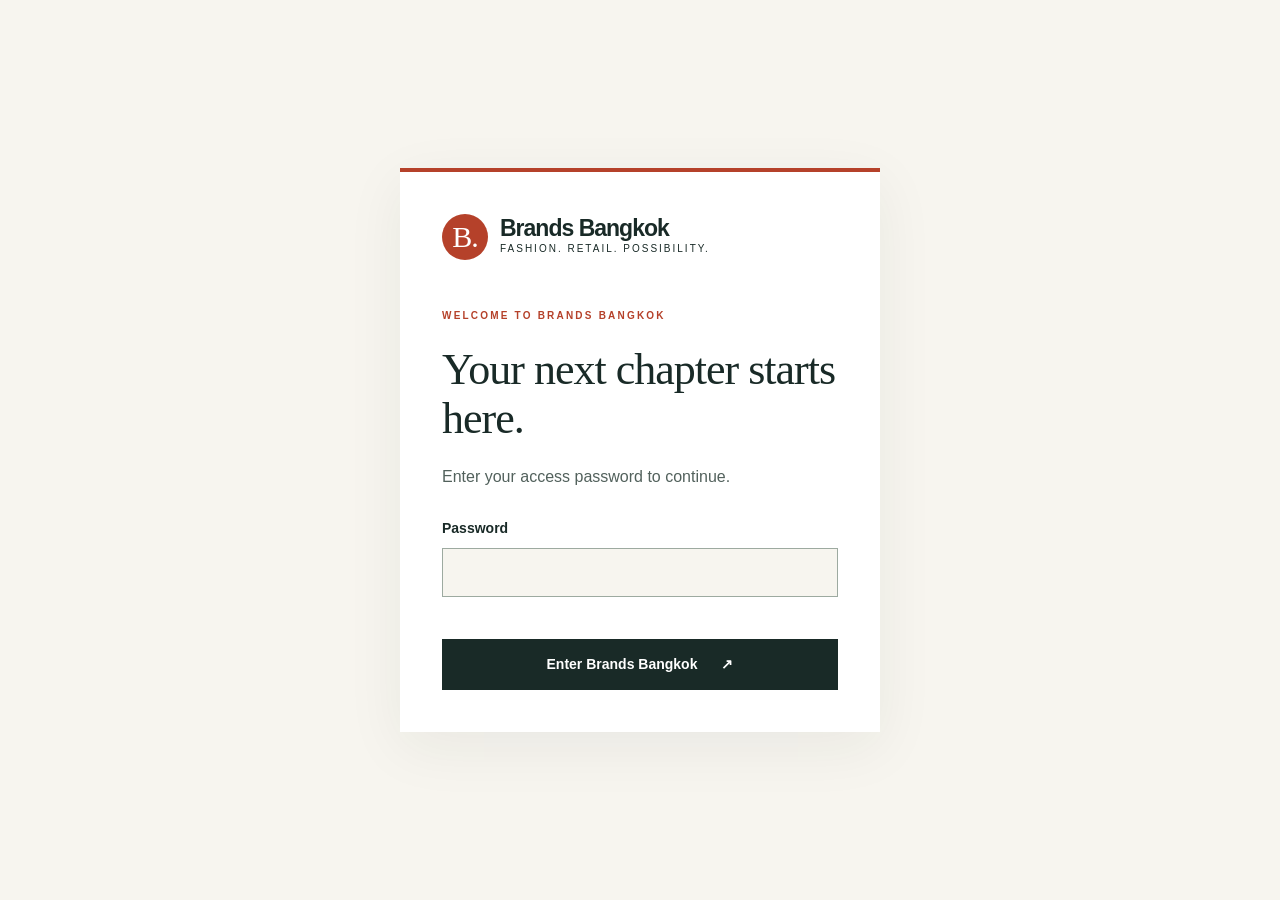
<file: index.html>
<!doctype html>
<html lang="en" class="access-locked"><head><meta charset="utf-8"><meta name="viewport" content="width=device-width,initial-scale=1"><meta name="robots" content="noindex,nofollow,noarchive"><meta name="description" content="Explore five Bangkok shopping destinations for international fashion and retail businesses."><meta name="theme-color" content="#192a27"><title>A place for your brand | Brands Bangkok</title><style>html.access-locked #site-content{display:none!important}#access-gate{display:none}html.access-locked #access-gate{display:grid}</style><script src="./assets/access.js"></script><link rel="icon" href="./assets/favicon.svg" type="image/svg+xml"><link rel="stylesheet" href="./assets/style.css?v=access-20261108"><link rel="stylesheet" href="./assets/location-themes.css?v=access-20261108"><script src="./assets/site.js" defer></script></head><body class=""><section id="access-gate" aria-labelledby="access-title"><div class="access-card"><a class="brand" href="./index.html" aria-label="Brands Bangkok"><span class="brand-mark" aria-hidden="true">B.</span><span>Brands Bangkok<small>Fashion. Retail. Possibility.</small></span></a><p class="eyebrow">Welcome to Brands Bangkok</p><h1 id="access-title">Your next chapter starts here.</h1><p>Enter your access password to continue.</p><form id="access-form" action="#"><label for="access-password">Password</label><input id="access-password" type="password" autocomplete="current-password" required aria-describedby="access-error"><p id="access-error" role="alert" aria-live="polite"></p><button class="button" type="submit">Enter Brands Bangkok <span aria-hidden="true">↗</span></button></form><noscript><p>JavaScript is needed to enter this site. Please enable it in your browser.</p></noscript></div></section><div id="site-content"><a class="skip" href="#main">Skip to content</a><header class="header"><div class="wrap header-inner"><a class="brand" href="./index.html" aria-label="Brands Bangkok home"><span class="brand-mark" aria-hidden="true">B.</span><span>Brands Bangkok<small>Fashion. Retail. Possibility.</small></span></a><button class="menu" aria-expanded="false" aria-controls="navigation">Menu</button><nav class="nav" id="navigation" aria-label="Main navigation"><a href="./locations/index.html">Discover locations</a><a href="./planning.html">Business services</a><a href="./about.html">About us</a></nav></div></header><main id="main"><div class="wrap"><section class="hero"><div><p class="eyebrow">A Bangkok retail perspective</p><h1>Your brand.<br>Bangkok’s<br><em>next chapter.</em></h1><p class="lead">Bring your business to Bangkok. Discover five shopping destinations for international fashion and retail brands.</p><div class="actions"><a class="button" href="locations/index.html">Discover the locations <span aria-hidden="true">↗</span></a><a class="text-link" href="planning.html">Business services</a><a class="text-link" href="locations/index.html#access-map">Rail access map</a></div></div><div class="hero-photo"><img src="assets/central-embassy.jpg" alt="Central Embassy and the Bangkok skyline at dusk" width="1280" height="853" fetchpriority="high"><span class="photo-label">Ploen Chit, Bangkok · Photo: Ryan Tang / CC0</span></div></section><div class="strap"><span><i class="dot"></i> Five distinct destinations</span><span><i class="dot"></i> Fashion &amp; retail perspectives</span><span><i class="dot"></i> Temporary &amp; long-term possibilities</span></div><section class="section"><div class="section-heading"><div><p class="eyebrow">The location collection</p><h2>Different places.<br>Different possibilities.</h2></div><p>International brands, local designers and luxury shopping. Find out what each location has to offer.</p></div><div class="location-grid"><a class="location-card theme-centralworld" href="./locations/centralworld.html"><figure><img src="./assets/centralworld-exterior.jpg" alt="Exterior of CentralWorld in Bangkok" loading="lazy" decoding="async" width="700" height="520"><span class="number">01</span></figure><p class="area">Ratchaprasong</p><h3>CentralWorld <span aria-hidden="true">↗</span></h3><p>International fashion · Lifestyle · Events</p><div class="rail">BTS Chit Lom / Siam</div></a><a class="location-card theme-siam-center" href="./locations/siam-center.html"><figure><img src="./assets/siam-center.jpg" alt="Exterior of Siam Center in Bangkok" loading="lazy" decoding="async" width="700" height="520"><span class="number">02</span></figure><p class="area">Siam</p><h3>Siam Center <span aria-hidden="true">↗</span></h3><p>Thai design · Street fashion · Creative retail</p><div class="rail">BTS Siam</div></a><a class="location-card theme-terminal-21-asok" href="./locations/terminal-21-asok.html"><figure><img src="./assets/terminal-21-asok.jpg" alt="Exterior of Terminal 21 Asok in Bangkok" loading="lazy" decoding="async" width="700" height="520"><span class="number">03</span></figure><p class="area">Asok · Sukhumvit</p><h3>Terminal 21 Asok <span aria-hidden="true">↗</span></h3><p>Local shops · Fashion · Dining</p><div class="rail">BTS Asok + MRT Sukhumvit</div></a><a class="location-card theme-siam-paragon" href="./locations/siam-paragon.html"><figure><img src="./assets/siam-paragon-facade.jpg" alt="Exterior of Siam Paragon in Bangkok" loading="lazy" decoding="async" width="700" height="520"><span class="number">04</span></figure><p class="area">Siam</p><h3>Siam Paragon <span aria-hidden="true">↗</span></h3><p>Luxury fashion · International retail · Lifestyle</p><div class="rail">BTS Siam</div></a><a class="location-card theme-central-embassy" href="./locations/central-embassy.html"><figure><img src="./assets/central-embassy.jpg" alt="Around the address of Central Embassy in Bangkok" loading="lazy" decoding="async" width="700" height="520"><span class="number">05</span></figure><p class="area">Ploen Chit</p><h3>Central Embassy <span aria-hidden="true">↗</span></h3><p>Luxury · Design · Dining</p><div class="rail">BTS Phloen Chit</div></a></div></section><section class="feature"><div><p class="eyebrow">Make your first move</p><h2>A presence that<br>fits your purpose.</h2><p>Bangkok offers many ways to build your brand. Our location profiles bring together the shops, transport and surroundings at five shopping destinations.</p><a class="text-link" href="planning.html">Explore our business services ↗</a></div><div class="feature-list"><article><h3>Meet the setting</h3><p>Discover the shops, transport and activities around each address.</p></article><article><h3>Discover business services</h3><p>Our business services cover retail space, brand events and store setup.</p></article><article><h3>Find room to grow</h3><p>Short visits and longer stays offer different ways to reach customers.</p></article></div></section></div></main><footer class="footer"><div class="wrap"><div class="footer-top"><a class="brand" href="./index.html"><span class="brand-mark" aria-hidden="true">B.</span><span>Brands Bangkok<small>Your next retail address.</small></span></a><div class="footer-links"><a href="./locations/index.html">Locations</a><a href="./planning.html">Business services</a><a href="./sources.html">Sources &amp; photo credits</a></div></div><div class="footer-bottom"><span>© 2026 Brands Bangkok · Fashion &amp; retail in Bangkok</span><button class="lock-button" data-lock>Lock site</button></div></div></footer></div></body></html>
</file>
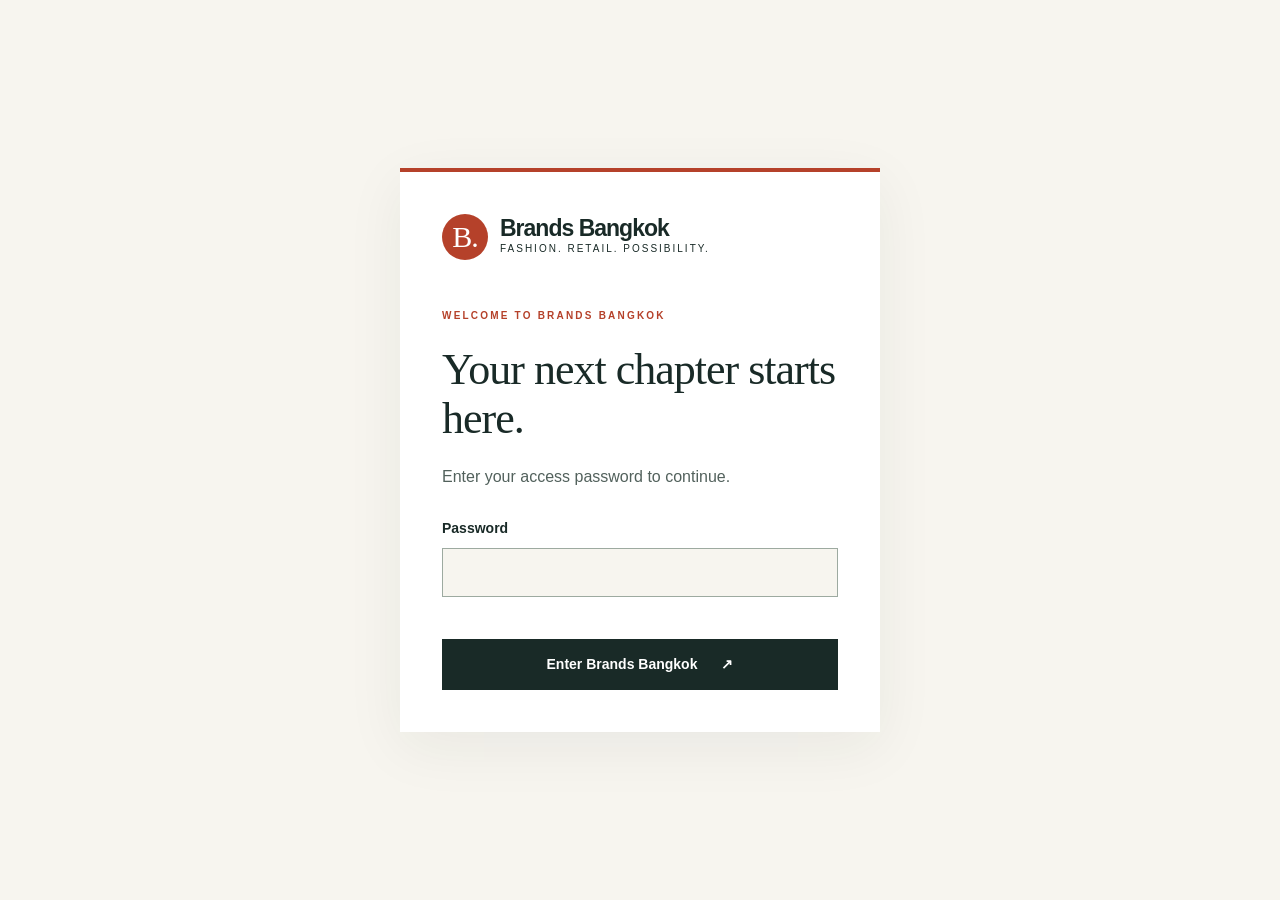
<file: locations/index.html>
<!doctype html>
<html lang="en" class="access-locked"><head><meta charset="utf-8"><meta name="viewport" content="width=device-width,initial-scale=1"><meta name="robots" content="noindex,nofollow,noarchive"><meta name="description" content="Explore CentralWorld, Siam Center, Terminal 21 Asok, Siam Paragon and Central Embassy."><meta name="theme-color" content="#192a27"><title>Discover locations | Brands Bangkok</title><style>html.access-locked #site-content{display:none!important}#access-gate{display:none}html.access-locked #access-gate{display:grid}</style><script src="../assets/access.js"></script><link rel="icon" href="../assets/favicon.svg" type="image/svg+xml"><link rel="stylesheet" href="../assets/style.css?v=access-20261108"><link rel="stylesheet" href="../assets/location-themes.css?v=access-20261108"><script src="../assets/site.js" defer></script></head><body class=""><section id="access-gate" aria-labelledby="access-title"><div class="access-card"><a class="brand" href="../index.html" aria-label="Brands Bangkok"><span class="brand-mark" aria-hidden="true">B.</span><span>Brands Bangkok<small>Fashion. Retail. Possibility.</small></span></a><p class="eyebrow">Welcome to Brands Bangkok</p><h1 id="access-title">Your next chapter starts here.</h1><p>Enter your access password to continue.</p><form id="access-form" action="#"><label for="access-password">Password</label><input id="access-password" type="password" autocomplete="current-password" required aria-describedby="access-error"><p id="access-error" role="alert" aria-live="polite"></p><button class="button" type="submit">Enter Brands Bangkok <span aria-hidden="true">↗</span></button></form><noscript><p>JavaScript is needed to enter this site. Please enable it in your browser.</p></noscript></div></section><div id="site-content"><a class="skip" href="#main">Skip to content</a><header class="header"><div class="wrap header-inner"><a class="brand" href="../index.html" aria-label="Brands Bangkok home"><span class="brand-mark" aria-hidden="true">B.</span><span>Brands Bangkok<small>Fashion. Retail. Possibility.</small></span></a><button class="menu" aria-expanded="false" aria-controls="navigation">Menu</button><nav class="nav" id="navigation" aria-label="Main navigation"><a href="../locations/index.html" aria-current="page">Discover locations</a><a href="../planning.html">Business services</a><a href="../about.html">About us</a></nav></div></header><main id="main"><div class="wrap"><section class="page-intro"><p class="eyebrow">The location collection</p><h1>Find your Bangkok setting.</h1><p class="lead">Five locations. Five different shopping experiences. Explore the shops, transport and surroundings at each address.</p><p><a class="text-link" href="#access-map">Rail access map ↗</a></p></section><section class="section" style="padding-top:20px"><div class="location-grid"><a class="location-card theme-centralworld" href="../locations/centralworld.html"><figure><img src="../assets/centralworld-exterior.jpg" alt="Exterior of CentralWorld in Bangkok" loading="lazy" decoding="async" width="700" height="520"><span class="number">01</span></figure><p class="area">Ratchaprasong</p><h3>CentralWorld <span aria-hidden="true">↗</span></h3><p>International fashion · Lifestyle · Events</p><div class="rail">BTS Chit Lom / Siam</div></a><a class="location-card theme-siam-center" href="../locations/siam-center.html"><figure><img src="../assets/siam-center.jpg" alt="Exterior of Siam Center in Bangkok" loading="lazy" decoding="async" width="700" height="520"><span class="number">02</span></figure><p class="area">Siam</p><h3>Siam Center <span aria-hidden="true">↗</span></h3><p>Thai design · Street fashion · Creative retail</p><div class="rail">BTS Siam</div></a><a class="location-card theme-terminal-21-asok" href="../locations/terminal-21-asok.html"><figure><img src="../assets/terminal-21-asok.jpg" alt="Exterior of Terminal 21 Asok in Bangkok" loading="lazy" decoding="async" width="700" height="520"><span class="number">03</span></figure><p class="area">Asok · Sukhumvit</p><h3>Terminal 21 Asok <span aria-hidden="true">↗</span></h3><p>Local shops · Fashion · Dining</p><div class="rail">BTS Asok + MRT Sukhumvit</div></a><a class="location-card theme-siam-paragon" href="../locations/siam-paragon.html"><figure><img src="../assets/siam-paragon-facade.jpg" alt="Exterior of Siam Paragon in Bangkok" loading="lazy" decoding="async" width="700" height="520"><span class="number">04</span></figure><p class="area">Siam</p><h3>Siam Paragon <span aria-hidden="true">↗</span></h3><p>Luxury fashion · International retail · Lifestyle</p><div class="rail">BTS Siam</div></a><a class="location-card theme-central-embassy" href="../locations/central-embassy.html"><figure><img src="../assets/central-embassy.jpg" alt="Around the address of Central Embassy in Bangkok" loading="lazy" decoding="async" width="700" height="520"><span class="number">05</span></figure><p class="area">Ploen Chit</p><h3>Central Embassy <span aria-hidden="true">↗</span></h3><p>Luxury · Design · Dining</p><div class="rail">BTS Phloen Chit</div></a></div></section><section class="section access-map-section" id="access-map" aria-labelledby="access-map-title"><div class="section-heading"><div><p class="eyebrow">Connected addresses</p><h2 id="access-map-title">Getting around Bangkok</h2></div><p>Station links and short walks to five shopping destinations.</p></div><p class="map-scroll-hint">Scroll sideways to see the full map.</p><div class="access-map-scroll" tabindex="0" role="region" aria-label="Bangkok rail access map"><img src="../assets/bangkok-access-map.svg?v=access-20261108" width="1200" height="665" alt="BTS Sukhumvit connects Siam, Chit Lom, Phloen Chit, Nana and Asok. Siam Center and Siam Paragon connect to Siam; CentralWorld to Chit Lom; Central Embassy to Phloen Chit; Terminal 21 Asok to Asok and MRT Sukhumvit. Change BTS lines at Siam; change between BTS and MRT at Asok / Sukhumvit. Diagram not to scale."></div><div class="rail-explainer"><p><strong>BTS Skytrain</strong><br>City trains running above the street. The Sukhumvit and Silom lines meet at Siam.</p><p><strong>MRT</strong><br>Another city train network. Its Blue line connects with BTS at Asok / Sukhumvit. The BTS station is called Asok; the MRT station is called Sukhumvit.</p></div><h3>From the station exit</h3><p class="access-timing">Walking times are approximate, from the station exit to a shopping-centre entrance.</p><ul class="access-summary"><li><h4><a href="../locations/centralworld.html">CentralWorld</a></h4><p>Chit Lom, Exit 1: about 3–5 min.</p></li><li><h4><a href="../locations/siam-center.html">Siam Center</a></h4><p>Siam, Exit 2: about 1–2 min.</p></li><li><h4><a href="../locations/terminal-21-asok.html">Terminal 21 Asok</a></h4><p>Asok, Exit 1: about 1–2 min. Sukhumvit, Exit 3: about 2–3 min.</p></li><li><h4><a href="../locations/siam-paragon.html">Siam Paragon</a></h4><p>Siam, Exit 3: about 1–2 min.</p></li><li><h4><a href="../locations/central-embassy.html">Central Embassy</a></h4><p>Phloen Chit, Exit 5: about 2 min.</p></li></ul></section></div></main><footer class="footer"><div class="wrap"><div class="footer-top"><a class="brand" href="../index.html"><span class="brand-mark" aria-hidden="true">B.</span><span>Brands Bangkok<small>Your next retail address.</small></span></a><div class="footer-links"><a href="../locations/index.html">Locations</a><a href="../planning.html">Business services</a><a href="../sources.html">Sources &amp; photo credits</a></div></div><div class="footer-bottom"><span>© 2026 Brands Bangkok · Fashion &amp; retail in Bangkok</span><button class="lock-button" data-lock>Lock site</button></div></div></footer></div></body></html>
</file>
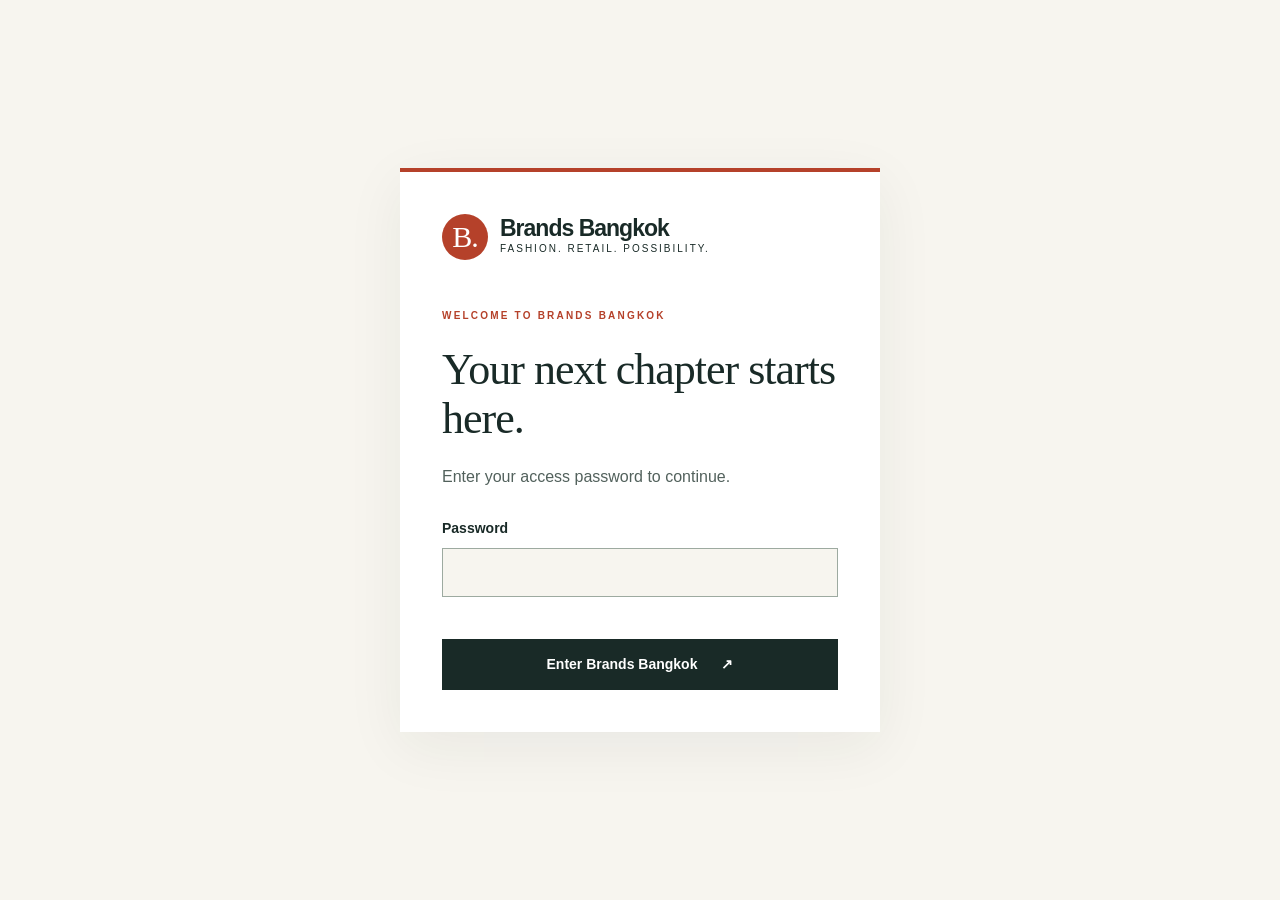
<file: about.html>
<!doctype html>
<html lang="en" class="access-locked"><head><meta charset="utf-8"><meta name="viewport" content="width=device-width,initial-scale=1"><meta name="robots" content="noindex,nofollow,noarchive"><meta name="description" content="Brands Bangkok introduces shopping locations and retail spaces for overseas fashion and retail businesses."><meta name="theme-color" content="#192a27"><title>About us | Brands Bangkok</title><style>html.access-locked #site-content{display:none!important}#access-gate{display:none}html.access-locked #access-gate{display:grid}</style><script src="./assets/access.js"></script><link rel="icon" href="./assets/favicon.svg" type="image/svg+xml"><link rel="stylesheet" href="./assets/style.css?v=access-20261108"><link rel="stylesheet" href="./assets/location-themes.css?v=access-20261108"><script src="./assets/site.js" defer></script></head><body class=""><section id="access-gate" aria-labelledby="access-title"><div class="access-card"><a class="brand" href="./index.html" aria-label="Brands Bangkok"><span class="brand-mark" aria-hidden="true">B.</span><span>Brands Bangkok<small>Fashion. Retail. Possibility.</small></span></a><p class="eyebrow">Welcome to Brands Bangkok</p><h1 id="access-title">Your next chapter starts here.</h1><p>Enter your access password to continue.</p><form id="access-form" action="#"><label for="access-password">Password</label><input id="access-password" type="password" autocomplete="current-password" required aria-describedby="access-error"><p id="access-error" role="alert" aria-live="polite"></p><button class="button" type="submit">Enter Brands Bangkok <span aria-hidden="true">↗</span></button></form><noscript><p>JavaScript is needed to enter this site. Please enable it in your browser.</p></noscript></div></section><div id="site-content"><a class="skip" href="#main">Skip to content</a><header class="header"><div class="wrap header-inner"><a class="brand" href="./index.html" aria-label="Brands Bangkok home"><span class="brand-mark" aria-hidden="true">B.</span><span>Brands Bangkok<small>Fashion. Retail. Possibility.</small></span></a><button class="menu" aria-expanded="false" aria-controls="navigation">Menu</button><nav class="nav" id="navigation" aria-label="Main navigation"><a href="./locations/index.html">Discover locations</a><a href="./planning.html">Business services</a><a href="./about.html" aria-current="page">About us</a></nav></div></header><main id="main"><div class="wrap"><section class="page-intro"><p class="eyebrow">About Brands Bangkok</p><h1>A useful view of the city.</h1><p class="lead">Brands Bangkok brings the city closer to overseas fashion and retail businesses.</p></section><div class="editorial"><h2>For fashion and retail businesses</h2><p>Bangkok has many different shopping areas. Our guide introduces five centres, from local fashion and Thai design to international and luxury brands.</p><h2>Five addresses, one place to explore</h2><p>Each profile brings together the main details: shops, transport and the surrounding area. Photos give a view of the setting. Business services are listed separately.</p><h2>Short visits and longer stays</h2><p>Our business services support different ways to build a place in Bangkok. Space, design and dates can be arranged for a short visit or a longer stay.</p><h2>Discover your next address</h2><p>Explore CentralWorld, Siam Center, Terminal 21 Asok, Siam Paragon and Central Embassy.</p><p><a class="text-link" href="locations/index.html">Meet the locations ↗</a></p></div></div></main><footer class="footer"><div class="wrap"><div class="footer-top"><a class="brand" href="./index.html"><span class="brand-mark" aria-hidden="true">B.</span><span>Brands Bangkok<small>Your next retail address.</small></span></a><div class="footer-links"><a href="./locations/index.html">Locations</a><a href="./planning.html">Business services</a><a href="./sources.html">Sources &amp; photo credits</a></div></div><div class="footer-bottom"><span>© 2026 Brands Bangkok · Fashion &amp; retail in Bangkok</span><button class="lock-button" data-lock>Lock site</button></div></div></footer></div></body></html>
</file>
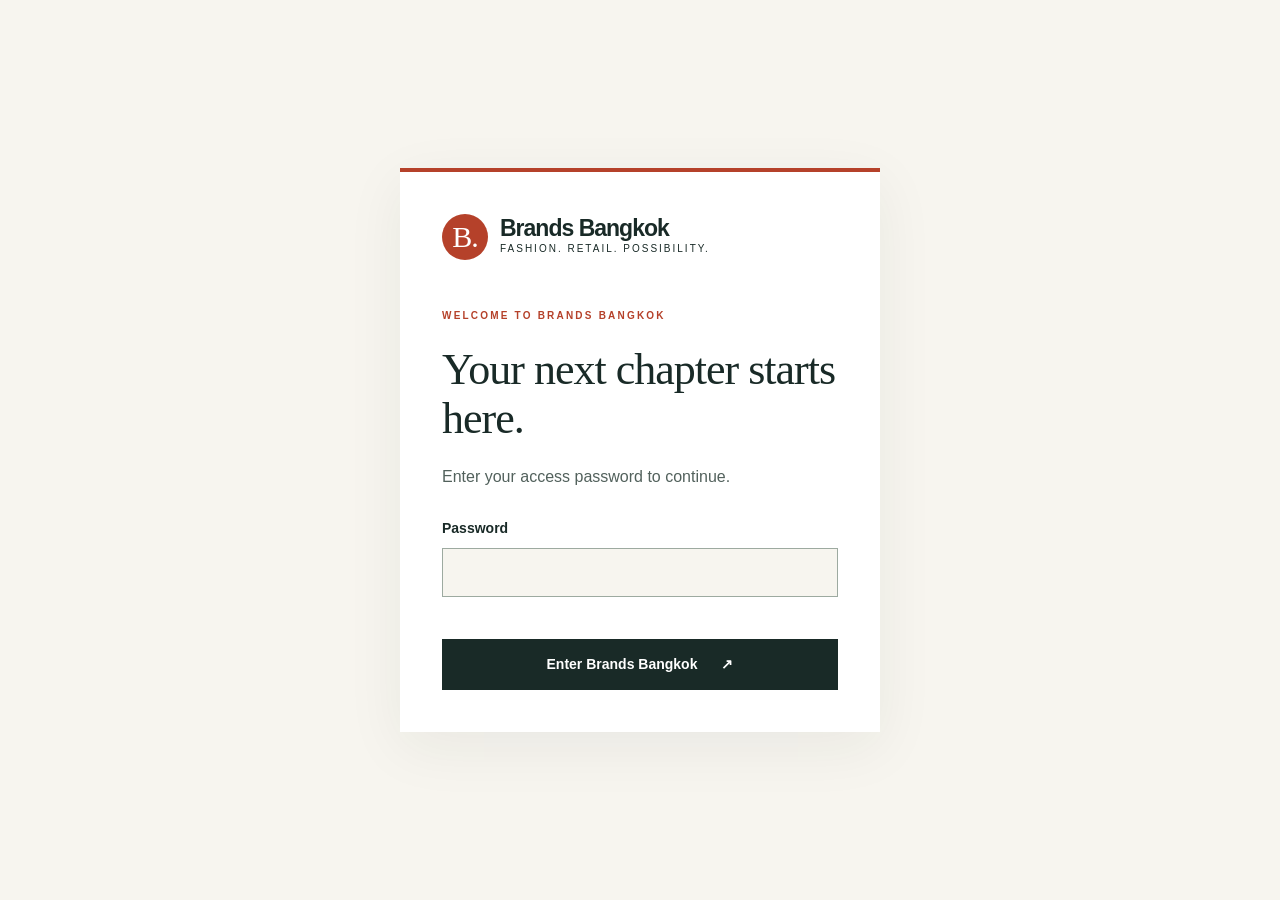
<file: planning.html>
<!doctype html>
<html lang="en" class="access-locked"><head><meta charset="utf-8"><meta name="viewport" content="width=device-width,initial-scale=1"><meta name="robots" content="noindex,nofollow,noarchive"><meta name="description" content="Retail spaces, brand events and store setup for overseas fashion and retail businesses in Bangkok."><meta name="theme-color" content="#192a27"><title>Business services | Brands Bangkok</title><style>html.access-locked #site-content{display:none!important}#access-gate{display:none}html.access-locked #access-gate{display:grid}</style><script src="./assets/access.js"></script><link rel="icon" href="./assets/favicon.svg" type="image/svg+xml"><link rel="stylesheet" href="./assets/style.css?v=access-20261108"><link rel="stylesheet" href="./assets/location-themes.css?v=access-20261108"><script src="./assets/site.js" defer></script></head><body class=""><section id="access-gate" aria-labelledby="access-title"><div class="access-card"><a class="brand" href="./index.html" aria-label="Brands Bangkok"><span class="brand-mark" aria-hidden="true">B.</span><span>Brands Bangkok<small>Fashion. Retail. Possibility.</small></span></a><p class="eyebrow">Welcome to Brands Bangkok</p><h1 id="access-title">Your next chapter starts here.</h1><p>Enter your access password to continue.</p><form id="access-form" action="#"><label for="access-password">Password</label><input id="access-password" type="password" autocomplete="current-password" required aria-describedby="access-error"><p id="access-error" role="alert" aria-live="polite"></p><button class="button" type="submit">Enter Brands Bangkok <span aria-hidden="true">↗</span></button></form><noscript><p>JavaScript is needed to enter this site. Please enable it in your browser.</p></noscript></div></section><div id="site-content"><a class="skip" href="#main">Skip to content</a><header class="header"><div class="wrap header-inner"><a class="brand" href="./index.html" aria-label="Brands Bangkok home"><span class="brand-mark" aria-hidden="true">B.</span><span>Brands Bangkok<small>Fashion. Retail. Possibility.</small></span></a><button class="menu" aria-expanded="false" aria-controls="navigation">Menu</button><nav class="nav" id="navigation" aria-label="Main navigation"><a href="./locations/index.html">Discover locations</a><a href="./planning.html" aria-current="page">Business services</a><a href="./about.html">About us</a></nav></div></header><main id="main"><div class="wrap"><section class="page-intro"><p class="eyebrow">Business services</p><h1>A place for your next move.</h1><p class="lead">Retail space, brand events and store setup for overseas businesses in Bangkok.</p></section><div class="editorial"><h2>Short-term retail</h2><p>A space for a new collection, a product display or a first visit to the city. Rental options are available at all five locations, with a choice of dates, space sizes and setup.</p><p><a class="text-link" href="rental.html">Explore retail spaces &amp; rates ↗</a></p><h2>Brand launches and events</h2><p>A launch can bring your products and brand story to a new audience. Displays, signs and event space can be arranged to match the location and the collection.</p><h2>Store setup</h2><p>From clothing rails and a sales counter to display lights and fitting areas, setup can be simple or more complete. Extra storage and printed signs are also available.</p><h2>A longer-term home</h2><p>For permanent stores, space size, design and lease length are agreed separately. Each of our location profiles gives a view of the shopping offer and the surrounding area.</p><p><a class="text-link" href="locations/index.html">Discover the locations ↗</a></p><h2>Local arrangements</h2><p>Delivery access, opening times and the exact space are confirmed with the final offer. Staff, stock and payment equipment are arranged separately.</p></div></div></main><footer class="footer"><div class="wrap"><div class="footer-top"><a class="brand" href="./index.html"><span class="brand-mark" aria-hidden="true">B.</span><span>Brands Bangkok<small>Your next retail address.</small></span></a><div class="footer-links"><a href="./locations/index.html">Locations</a><a href="./planning.html">Business services</a><a href="./sources.html">Sources &amp; photo credits</a></div></div><div class="footer-bottom"><span>© 2026 Brands Bangkok · Fashion &amp; retail in Bangkok</span><button class="lock-button" data-lock>Lock site</button></div></div></footer></div></body></html>
</file>
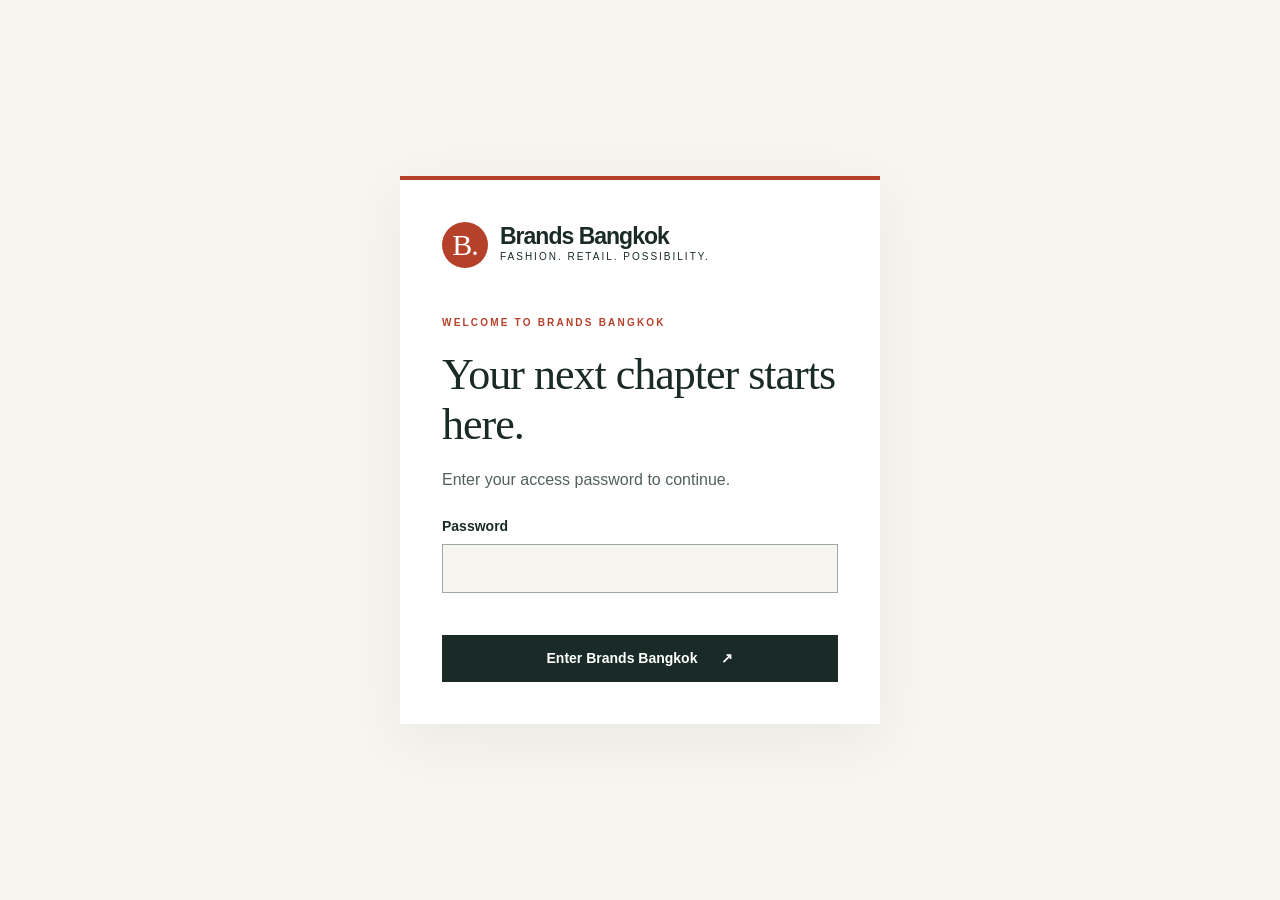
<file: print-locations.html>
<!doctype html>
<html lang="en" class="access-locked"><head><meta charset="utf-8"><meta name="viewport" content="width=device-width,initial-scale=1"><meta name="robots" content="noindex,nofollow,noarchive"><meta name="description" content="Explore five Bangkok shopping destinations for international fashion and retail businesses."><meta name="theme-color" content="#192a27"><title>Printed booklets | Brands Bangkok</title><style>html.access-locked #site-content{display:none!important}#access-gate{display:none}html.access-locked #access-gate{display:grid}</style><script src="./assets/access.js"></script><link rel="icon" href="./assets/favicon.svg" type="image/svg+xml"><link rel="stylesheet" href="./assets/style.css?v=access-20261108"><link rel="stylesheet" href="./assets/location-themes.css?v=access-20261108"><script src="./assets/site.js" defer></script><link rel="stylesheet" href="assets/print.css?v=20261108-qr-caption"></head><body class=""><section id="access-gate" aria-labelledby="access-title"><div class="access-card"><a class="brand" href="./index.html" aria-label="Brands Bangkok"><span class="brand-mark" aria-hidden="true">B.</span><span>Brands Bangkok<small>Fashion. Retail. Possibility.</small></span></a><p class="eyebrow">Welcome to Brands Bangkok</p><h1 id="access-title">Your next chapter starts here.</h1><p>Enter your access password to continue.</p><form id="access-form" action="#"><label for="access-password">Password</label><input id="access-password" type="password" autocomplete="current-password" required aria-describedby="access-error"><p id="access-error" role="alert" aria-live="polite"></p><button class="button" type="submit">Enter Brands Bangkok <span aria-hidden="true">↗</span></button></form><noscript><p>JavaScript is needed to enter this site. Please enable it in your browser.</p></noscript></div></section><div id="site-content"><div class="print-toolbar"><strong>Brands Bangkok · Printed booklets</strong><nav><a href="print-locations.html">Location guide</a><a href="print-rental.html">Retail spaces &amp; rates</a><a href="print/brands-bangkok-locations.pdf?v=20261108-qr-caption">Location guide PDF</a><a href="print/brands-bangkok-rental-rates.pdf?v=20261108-qr-caption">Rental booklet PDF</a></nav><button data-print>Print location guide</button><button data-lock>Lock site</button></div><main><section class="paper premium"><img class="premium-page" src="print/location-pages/page-1.svg?v=20261108-qr-caption" alt=""><div class="print-transcript"><p class="kicker">The location collection</p><h1>Your brand. Bangkok’s next chapter.</h1><p class="intro">Bring your business to Bangkok. Discover five shopping destinations for international fashion and retail brands.</p><p>Brands Bangkok brings the city closer to overseas fashion and retail businesses. Our guide introduces five centres, from local fashion and Thai design to international and luxury brands.</p><table class="directory"><thead><tr><th scope="col">Location</th><th scope="col">Retail setting</th><th scope="col">Rail access</th></tr></thead><tbody><tr><th scope="row">CentralWorld</th><td>International fashion · Lifestyle · Events</td><td>BTS Chit Lom / Siam</td></tr><tr><th scope="row">Siam Center</th><td>Thai design · Street fashion · Creative retail</td><td>BTS Siam</td></tr><tr><th scope="row">Terminal 21 Asok</th><td>Local shops · Fashion · Dining</td><td>BTS Asok + MRT Sukhumvit</td></tr><tr><th scope="row">Siam Paragon</th><td>Luxury fashion · International retail · Lifestyle</td><td>BTS Siam</td></tr><tr><th scope="row">Central Embassy</th><td>Luxury · Design · Dining</td><td>BTS Phloen Chit</td></tr></tbody></table><h2>Business services</h2><h3>Short-term retail</h3><p>A space for a new collection, a product display or a first visit to the city. Rental options are available at all five locations, with a choice of dates, space sizes and setup.</p><h3>Brand launches and events</h3><p>A launch can bring your products and brand story to a new audience. Displays, signs and event space can be arranged to match the location and the collection.</p><h3>Store setup</h3><p>From clothing rails and a sales counter to display lights and fitting areas, setup can be simple or more complete. Extra storage and printed signs are also available.</p><h3>A longer-term home</h3><p>For permanent stores, space size, design and lease length are agreed separately. Each of our location profiles gives a view of the shopping offer and the surrounding area.</p><h3>Local arrangements</h3><p>Delivery access, opening times and the exact space are confirmed with the final offer. Staff, stock and payment equipment are arranged separately.</p><p class="small">Short-term rates are available in the separate <em>Retail spaces &amp; rates</em> booklet.</p></div></section><section class="paper premium"><img class="premium-page" src="print/location-pages/page-2.svg?v=20261108-qr-caption" alt=""><div class="print-transcript"><p class="kicker">Connected addresses</p><h1>Getting around Bangkok</h1><p class="intro">Station links and short walks to five shopping destinations.</p><p><strong>BTS Skytrain</strong><br>City trains running above the street. The Sukhumvit and Silom lines meet at Siam.</p><p><strong>MRT</strong><br>Another city train network. Its Blue line connects with BTS at Asok / Sukhumvit. The BTS station is called Asok; the MRT station is called Sukhumvit.</p><h2>From the station exit</h2><p>Walking times are approximate, from the station exit to a shopping-centre entrance.</p><table class=""><thead><tr><th scope="col">Location</th><th scope="col">Approximate walk</th></tr></thead><tbody><tr><th scope="row">CentralWorld</th><td>Chit Lom, Exit 1: about 3–5 min.</td></tr><tr><th scope="row">Siam Center</th><td>Siam, Exit 2: about 1–2 min.</td></tr><tr><th scope="row">Terminal 21 Asok</th><td>Asok, Exit 1: about 1–2 min. Sukhumvit, Exit 3: about 2–3 min.</td></tr><tr><th scope="row">Siam Paragon</th><td>Siam, Exit 3: about 1–2 min.</td></tr><tr><th scope="row">Central Embassy</th><td>Phloen Chit, Exit 5: about 2 min.</td></tr></tbody></table></div></section><section class="paper premium"><img class="premium-page" src="print/location-pages/page-3.svg?v=20261108-qr-caption" alt=""><div class="print-transcript"><p class="kicker">Ratchaprasong · Bangkok</p><h1>CentralWorld</h1><p class="intro">Put your brand among international fashion, food, beauty and entertainment in the centre of Bangkok.</p><p class="tagline">A city-scale stage for retail.</p><div class="facts"><p><strong>Retail setting</strong><br>International fashion · Lifestyle · Events</p><p><strong>Rail access</strong><br>BTS Chit Lom / Siam</p></div><h2>The retail character</h2><p>CentralWorld has a wide choice of clothing and sportswear. Uniqlo, Zara, Adidas and Nike are among the brands here. Visitors can shop, meet friends and spend a full day at the centre.</p><h2>Around the address</h2><p>Ratchaprasong brings together large shopping centres, department stores and hotels. International fashion brands sit alongside luxury shopping at nearby Gaysorn Village. Events and seasonal promotions add to the activity around CentralWorld.</p><h2>Getting here</h2><p>BTS Chit Lom, Exit 1: about 3–5 minutes on foot by a covered raised walkway. BTS Siam, Exit 4, is also connected by a longer raised-walkway route.</p><h2>A fashion business perspective</h2><p>A shop here can bring a new collection close to well-known fashion brands. There is room for a strong window display and a clear brand message. Different areas of the centre offer different settings for a launch.</p><h2>Beyond fashion</h2><p>Restaurants, beauty stores, technology shops and entertainment bring people to the centre throughout the day. Fashion is part of a much wider shopping offer.</p></div></section><section class="paper premium"><img class="premium-page" src="print/location-pages/page-4.svg?v=20261108-qr-caption" alt=""><div class="print-transcript"><p class="kicker">Siam · Bangkok</p><h1>Siam Center</h1><p class="intro">Give your brand a home among fashion, design and new ideas in the Siam shopping district.</p><p class="tagline">An address for new ideas.</p><div class="facts"><p><strong>Retail setting</strong><br>Thai design · Street fashion · Creative retail</p><p><strong>Rail access</strong><br>BTS Siam</p></div><h2>The retail character</h2><p>Siam Center brings together fashion, art, beauty and lifestyle shops. Thai designers are an important part of the offer. Absolute Siam Store sells products from several Thai brands.</p><h2>Around the address</h2><p>Siam is a busy shopping area with fashion shops, cafés and several large shopping centres. Siam Square is nearby, with smaller shops and places to eat. Siam Paragon and Siam Discovery are also close.</p><h2>Getting here</h2><p>BTS Siam, Exit 2: about 1–2 minutes on foot by a direct station link. Both BTS lines stop here.</p><h2>A fashion business perspective</h2><p>This is a place for new styles and brands with a clear identity. Clothing, accessories and creative displays are part of the shopping experience. A small collection can sit alongside Thai fashion and international styles.</p><h2>Beyond fashion</h2><p>Beauty products, lifestyle shops, food and creative events add to the fashion offer. Visitors can explore more than clothing during their visit.</p></div></section><section class="paper premium"><img class="premium-page" src="print/location-pages/page-5.svg?v=20261108-qr-caption" alt=""><div class="print-transcript"><p class="kicker">Asok · Sukhumvit · Bangkok</p><h1>Terminal 21 Asok</h1><p class="intro">Bring your collection to a shopping centre where local shops meet visitors from across the city.</p><p class="tagline">Where journeys meet shopping.</p><div class="facts"><p><strong>Retail setting</strong><br>Local shops · Fashion · Dining</p><p><strong>Rail access</strong><br>BTS Asok + MRT Sukhumvit</p></div><h2>The retail character</h2><p>Terminal 21 Asok has an airport theme. Different areas are based on cities such as Tokyo, London and San Francisco. Local shops sell fashion alongside restaurants and entertainment.</p><h2>Around the address</h2><p>The centre is in Asok, where office buildings, hotels, restaurants and shops meet. The BTS and MRT stations connect this area with other parts of Bangkok.</p><h2>Getting here</h2><p>BTS Asok, Exit 1: about 1–2 minutes via the covered raised link. MRT Sukhumvit, Exit 3: about 2–3 minutes on foot.</p><h2>A fashion business perspective</h2><p>Smaller shops give this centre a different feel from a row of large international stores. A compact space can show a focused clothing range, with a clear display and prices that are easy to see.</p><h2>Beyond fashion</h2><p>Food and film are also part of the centre's offer. People can combine a meal or a cinema visit with time in the shops.</p></div></section><section class="paper premium"><img class="premium-page" src="print/location-pages/page-6.svg?v=20261108-qr-caption" alt=""><div class="print-transcript"><p class="kicker">Siam · Bangkok</p><h1>Siam Paragon</h1><p class="intro">Show your brand in a well-known Bangkok shopping centre with international fashion, restaurants and entertainment.</p><p class="tagline">A prominent place to be seen.</p><div class="facts"><p><strong>Retail setting</strong><br>Luxury fashion · International retail · Lifestyle</p><p><strong>Rail access</strong><br>BTS Siam</p></div><h2>The retail character</h2><p>Siam Paragon is known for luxury fashion. It also has brands such as H&amp;M, Uniqlo, Zara and United Arrows. Visitors can find both luxury labels and everyday clothing in the same centre.</p><h2>Around the address</h2><p>Siam Paragon is in a busy fashion and shopping area. Siam Center and Siam Discovery are nearby, while Siam Square offers smaller shops and cafés. Visitors can explore several shopping destinations in one trip.</p><h2>Getting here</h2><p>BTS Siam, Exit 3: about 1–2 minutes on foot by a direct station link. Both BTS lines stop here.</p><h2>A fashion business perspective</h2><p>A fashion shop here puts a collection in a setting with well-known brands and high-quality displays. Spaces on different floors offer different surroundings and nearby shops.</p><h2>Beyond fashion</h2><p>Home products, technology, beauty, food and entertainment add to the fashion offer. Visitors have many reasons to spend time at the centre.</p></div></section><section class="paper premium"><img class="premium-page" src="print/location-pages/page-7.svg?v=20261108-qr-caption" alt=""><div class="print-transcript"><p class="kicker">Ploen Chit · Bangkok</p><h1>Central Embassy</h1><p class="intro">Present your brand in a stylish setting with luxury fashion, design, food and hotel services.</p><p class="tagline">A considered setting for your brand.</p><div class="facts"><p><strong>Retail setting</strong><br>Luxury · Design · Dining</p><p><strong>Rail access</strong><br>BTS Phloen Chit</p></div><h2>The retail character</h2><p>Central Embassy brings together international and Thai fashion, beauty, design and restaurants. Its curved building and open interior are part of the experience.</p><h2>Around the address</h2><p>Phloen Chit brings together premium shopping, restaurants and hotels. Park Hyatt Bangkok is above Central Embassy. On Level 6, Open House adds books, food and shared spaces to the shopping experience.</p><h2>Getting here</h2><p>BTS Phloen Chit, Exit 5: about 2 minutes on foot by a covered station link. No main-road crossing is needed.</p><h2>A fashion business perspective</h2><p>A smaller shop can offer time for customers to explore products and talk with staff. Display units, lighting and packaging can form part of a complete brand experience in this luxury setting.</p><h2>Beyond fashion</h2><p>Open House adds books, dining and places to meet. The centre also offers services such as personal shopping and language support.</p></div></section></main></div></body></html>
</file>
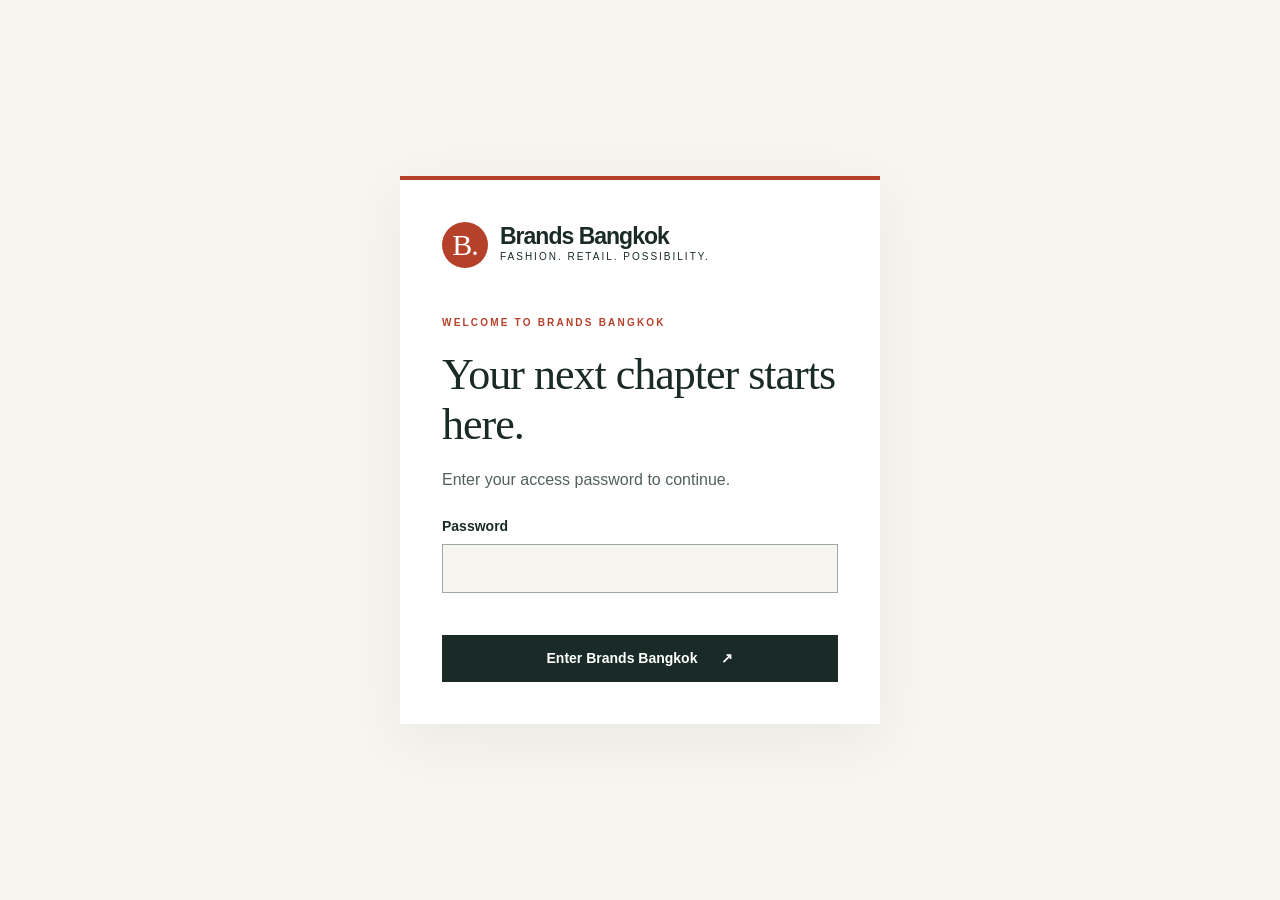
<file: print-pack.html>
<!doctype html>
<html lang="en" class="access-locked"><head><meta charset="utf-8"><meta name="viewport" content="width=device-width,initial-scale=1"><meta name="robots" content="noindex,nofollow,noarchive"><meta name="description" content="Explore five Bangkok shopping destinations for international fashion and retail businesses."><meta name="theme-color" content="#192a27"><title>Printed booklets | Brands Bangkok</title><style>html.access-locked #site-content{display:none!important}#access-gate{display:none}html.access-locked #access-gate{display:grid}</style><script src="./assets/access.js"></script><link rel="icon" href="./assets/favicon.svg" type="image/svg+xml"><link rel="stylesheet" href="./assets/style.css?v=access-20261108"><link rel="stylesheet" href="./assets/location-themes.css?v=access-20261108"><script src="./assets/site.js" defer></script><link rel="stylesheet" href="assets/print.css?v=20261108-qr-caption"></head><body class=""><section id="access-gate" aria-labelledby="access-title"><div class="access-card"><a class="brand" href="./index.html" aria-label="Brands Bangkok"><span class="brand-mark" aria-hidden="true">B.</span><span>Brands Bangkok<small>Fashion. Retail. Possibility.</small></span></a><p class="eyebrow">Welcome to Brands Bangkok</p><h1 id="access-title">Your next chapter starts here.</h1><p>Enter your access password to continue.</p><form id="access-form" action="#"><label for="access-password">Password</label><input id="access-password" type="password" autocomplete="current-password" required aria-describedby="access-error"><p id="access-error" role="alert" aria-live="polite"></p><button class="button" type="submit">Enter Brands Bangkok <span aria-hidden="true">↗</span></button></form><noscript><p>JavaScript is needed to enter this site. Please enable it in your browser.</p></noscript></div></section><div id="site-content"><div class="print-toolbar"><strong>Brands Bangkok · Printed booklets</strong><nav><a href="print-locations.html">Location guide</a><a href="print-rental.html">Retail spaces &amp; rates</a><a href="print/brands-bangkok-locations.pdf?v=20261108-qr-caption">Location guide PDF</a><a href="print/brands-bangkok-rental-rates.pdf?v=20261108-qr-caption">Rental booklet PDF</a></nav><button data-print>Print both booklets</button><button data-lock>Lock site</button></div><main><section class="paper premium"><img class="premium-page" src="print/location-pages/page-1.svg?v=20261108-qr-caption" alt=""><div class="print-transcript"><p class="kicker">The location collection</p><h1>Your brand. Bangkok’s next chapter.</h1><p class="intro">Bring your business to Bangkok. Discover five shopping destinations for international fashion and retail brands.</p><p>Brands Bangkok brings the city closer to overseas fashion and retail businesses. Our guide introduces five centres, from local fashion and Thai design to international and luxury brands.</p><table class="directory"><thead><tr><th scope="col">Location</th><th scope="col">Retail setting</th><th scope="col">Rail access</th></tr></thead><tbody><tr><th scope="row">CentralWorld</th><td>International fashion · Lifestyle · Events</td><td>BTS Chit Lom / Siam</td></tr><tr><th scope="row">Siam Center</th><td>Thai design · Street fashion · Creative retail</td><td>BTS Siam</td></tr><tr><th scope="row">Terminal 21 Asok</th><td>Local shops · Fashion · Dining</td><td>BTS Asok + MRT Sukhumvit</td></tr><tr><th scope="row">Siam Paragon</th><td>Luxury fashion · International retail · Lifestyle</td><td>BTS Siam</td></tr><tr><th scope="row">Central Embassy</th><td>Luxury · Design · Dining</td><td>BTS Phloen Chit</td></tr></tbody></table><h2>Business services</h2><h3>Short-term retail</h3><p>A space for a new collection, a product display or a first visit to the city. Rental options are available at all five locations, with a choice of dates, space sizes and setup.</p><h3>Brand launches and events</h3><p>A launch can bring your products and brand story to a new audience. Displays, signs and event space can be arranged to match the location and the collection.</p><h3>Store setup</h3><p>From clothing rails and a sales counter to display lights and fitting areas, setup can be simple or more complete. Extra storage and printed signs are also available.</p><h3>A longer-term home</h3><p>For permanent stores, space size, design and lease length are agreed separately. Each of our location profiles gives a view of the shopping offer and the surrounding area.</p><h3>Local arrangements</h3><p>Delivery access, opening times and the exact space are confirmed with the final offer. Staff, stock and payment equipment are arranged separately.</p><p class="small">Short-term rates are available in the separate <em>Retail spaces &amp; rates</em> booklet.</p></div></section><section class="paper premium"><img class="premium-page" src="print/location-pages/page-2.svg?v=20261108-qr-caption" alt=""><div class="print-transcript"><p class="kicker">Connected addresses</p><h1>Getting around Bangkok</h1><p class="intro">Station links and short walks to five shopping destinations.</p><p><strong>BTS Skytrain</strong><br>City trains running above the street. The Sukhumvit and Silom lines meet at Siam.</p><p><strong>MRT</strong><br>Another city train network. Its Blue line connects with BTS at Asok / Sukhumvit. The BTS station is called Asok; the MRT station is called Sukhumvit.</p><h2>From the station exit</h2><p>Walking times are approximate, from the station exit to a shopping-centre entrance.</p><table class=""><thead><tr><th scope="col">Location</th><th scope="col">Approximate walk</th></tr></thead><tbody><tr><th scope="row">CentralWorld</th><td>Chit Lom, Exit 1: about 3–5 min.</td></tr><tr><th scope="row">Siam Center</th><td>Siam, Exit 2: about 1–2 min.</td></tr><tr><th scope="row">Terminal 21 Asok</th><td>Asok, Exit 1: about 1–2 min. Sukhumvit, Exit 3: about 2–3 min.</td></tr><tr><th scope="row">Siam Paragon</th><td>Siam, Exit 3: about 1–2 min.</td></tr><tr><th scope="row">Central Embassy</th><td>Phloen Chit, Exit 5: about 2 min.</td></tr></tbody></table></div></section><section class="paper premium"><img class="premium-page" src="print/location-pages/page-3.svg?v=20261108-qr-caption" alt=""><div class="print-transcript"><p class="kicker">Ratchaprasong · Bangkok</p><h1>CentralWorld</h1><p class="intro">Put your brand among international fashion, food, beauty and entertainment in the centre of Bangkok.</p><p class="tagline">A city-scale stage for retail.</p><div class="facts"><p><strong>Retail setting</strong><br>International fashion · Lifestyle · Events</p><p><strong>Rail access</strong><br>BTS Chit Lom / Siam</p></div><h2>The retail character</h2><p>CentralWorld has a wide choice of clothing and sportswear. Uniqlo, Zara, Adidas and Nike are among the brands here. Visitors can shop, meet friends and spend a full day at the centre.</p><h2>Around the address</h2><p>Ratchaprasong brings together large shopping centres, department stores and hotels. International fashion brands sit alongside luxury shopping at nearby Gaysorn Village. Events and seasonal promotions add to the activity around CentralWorld.</p><h2>Getting here</h2><p>BTS Chit Lom, Exit 1: about 3–5 minutes on foot by a covered raised walkway. BTS Siam, Exit 4, is also connected by a longer raised-walkway route.</p><h2>A fashion business perspective</h2><p>A shop here can bring a new collection close to well-known fashion brands. There is room for a strong window display and a clear brand message. Different areas of the centre offer different settings for a launch.</p><h2>Beyond fashion</h2><p>Restaurants, beauty stores, technology shops and entertainment bring people to the centre throughout the day. Fashion is part of a much wider shopping offer.</p></div></section><section class="paper premium"><img class="premium-page" src="print/location-pages/page-4.svg?v=20261108-qr-caption" alt=""><div class="print-transcript"><p class="kicker">Siam · Bangkok</p><h1>Siam Center</h1><p class="intro">Give your brand a home among fashion, design and new ideas in the Siam shopping district.</p><p class="tagline">An address for new ideas.</p><div class="facts"><p><strong>Retail setting</strong><br>Thai design · Street fashion · Creative retail</p><p><strong>Rail access</strong><br>BTS Siam</p></div><h2>The retail character</h2><p>Siam Center brings together fashion, art, beauty and lifestyle shops. Thai designers are an important part of the offer. Absolute Siam Store sells products from several Thai brands.</p><h2>Around the address</h2><p>Siam is a busy shopping area with fashion shops, cafés and several large shopping centres. Siam Square is nearby, with smaller shops and places to eat. Siam Paragon and Siam Discovery are also close.</p><h2>Getting here</h2><p>BTS Siam, Exit 2: about 1–2 minutes on foot by a direct station link. Both BTS lines stop here.</p><h2>A fashion business perspective</h2><p>This is a place for new styles and brands with a clear identity. Clothing, accessories and creative displays are part of the shopping experience. A small collection can sit alongside Thai fashion and international styles.</p><h2>Beyond fashion</h2><p>Beauty products, lifestyle shops, food and creative events add to the fashion offer. Visitors can explore more than clothing during their visit.</p></div></section><section class="paper premium"><img class="premium-page" src="print/location-pages/page-5.svg?v=20261108-qr-caption" alt=""><div class="print-transcript"><p class="kicker">Asok · Sukhumvit · Bangkok</p><h1>Terminal 21 Asok</h1><p class="intro">Bring your collection to a shopping centre where local shops meet visitors from across the city.</p><p class="tagline">Where journeys meet shopping.</p><div class="facts"><p><strong>Retail setting</strong><br>Local shops · Fashion · Dining</p><p><strong>Rail access</strong><br>BTS Asok + MRT Sukhumvit</p></div><h2>The retail character</h2><p>Terminal 21 Asok has an airport theme. Different areas are based on cities such as Tokyo, London and San Francisco. Local shops sell fashion alongside restaurants and entertainment.</p><h2>Around the address</h2><p>The centre is in Asok, where office buildings, hotels, restaurants and shops meet. The BTS and MRT stations connect this area with other parts of Bangkok.</p><h2>Getting here</h2><p>BTS Asok, Exit 1: about 1–2 minutes via the covered raised link. MRT Sukhumvit, Exit 3: about 2–3 minutes on foot.</p><h2>A fashion business perspective</h2><p>Smaller shops give this centre a different feel from a row of large international stores. A compact space can show a focused clothing range, with a clear display and prices that are easy to see.</p><h2>Beyond fashion</h2><p>Food and film are also part of the centre's offer. People can combine a meal or a cinema visit with time in the shops.</p></div></section><section class="paper premium"><img class="premium-page" src="print/location-pages/page-6.svg?v=20261108-qr-caption" alt=""><div class="print-transcript"><p class="kicker">Siam · Bangkok</p><h1>Siam Paragon</h1><p class="intro">Show your brand in a well-known Bangkok shopping centre with international fashion, restaurants and entertainment.</p><p class="tagline">A prominent place to be seen.</p><div class="facts"><p><strong>Retail setting</strong><br>Luxury fashion · International retail · Lifestyle</p><p><strong>Rail access</strong><br>BTS Siam</p></div><h2>The retail character</h2><p>Siam Paragon is known for luxury fashion. It also has brands such as H&amp;M, Uniqlo, Zara and United Arrows. Visitors can find both luxury labels and everyday clothing in the same centre.</p><h2>Around the address</h2><p>Siam Paragon is in a busy fashion and shopping area. Siam Center and Siam Discovery are nearby, while Siam Square offers smaller shops and cafés. Visitors can explore several shopping destinations in one trip.</p><h2>Getting here</h2><p>BTS Siam, Exit 3: about 1–2 minutes on foot by a direct station link. Both BTS lines stop here.</p><h2>A fashion business perspective</h2><p>A fashion shop here puts a collection in a setting with well-known brands and high-quality displays. Spaces on different floors offer different surroundings and nearby shops.</p><h2>Beyond fashion</h2><p>Home products, technology, beauty, food and entertainment add to the fashion offer. Visitors have many reasons to spend time at the centre.</p></div></section><section class="paper premium"><img class="premium-page" src="print/location-pages/page-7.svg?v=20261108-qr-caption" alt=""><div class="print-transcript"><p class="kicker">Ploen Chit · Bangkok</p><h1>Central Embassy</h1><p class="intro">Present your brand in a stylish setting with luxury fashion, design, food and hotel services.</p><p class="tagline">A considered setting for your brand.</p><div class="facts"><p><strong>Retail setting</strong><br>Luxury · Design · Dining</p><p><strong>Rail access</strong><br>BTS Phloen Chit</p></div><h2>The retail character</h2><p>Central Embassy brings together international and Thai fashion, beauty, design and restaurants. Its curved building and open interior are part of the experience.</p><h2>Around the address</h2><p>Phloen Chit brings together premium shopping, restaurants and hotels. Park Hyatt Bangkok is above Central Embassy. On Level 6, Open House adds books, food and shared spaces to the shopping experience.</p><h2>Getting here</h2><p>BTS Phloen Chit, Exit 5: about 2 minutes on foot by a covered station link. No main-road crossing is needed.</p><h2>A fashion business perspective</h2><p>A smaller shop can offer time for customers to explore products and talk with staff. Display units, lighting and packaging can form part of a complete brand experience in this luxury setting.</p><h2>Beyond fashion</h2><p>Open House adds books, dining and places to meet. The centre also offers services such as personal shopping and language support.</p></div></section><section class="paper" id="rental-guide"><div class="print-brand"><b>B.</b><span>Brands Bangkok<small>Fashion. Retail. Possibility.</small></span></div><a class="print-qr" href="https://bhteach.github.io/brands-bangkok/"><img src="assets/website-qr.svg" alt="QR code for the Brands Bangkok website"><span>Visit our website</span></a><p class="kicker">Business services</p><h1>Retail spaces &amp; rates.</h1><p class="intro">Space for your next collection. Rental options at five Bangkok shopping centres.</p><p>Rates vary by location, season, length of stay and space size. Each location has its own rate page.</p><h2>Space and stay options</h2><table class=""><thead><tr><th scope="col">Option</th><th scope="col">Choices</th></tr></thead><tbody><tr><th scope="row">Space size</th><td>Compact · 20 m² / Standard · 40 m² / Large · 60 m²</td></tr><tr><th scope="row">Length of stay</th><td>1 week · 7 days / 2 weeks · 14 days / 4 weeks · 28 days</td></tr><tr><th scope="row">Season</th><td>Feb – Apr / May – Jul / Aug – Oct / Nov – Jan</td></tr></tbody></table><p class="small">Any listed space size can be combined with any listed stay and season.</p><h2>Setup options</h2><table class=""><thead><tr><th scope="col">Setup</th><th scope="col">What is included</th></tr></thead><tbody><tr><th scope="row">Space only</th><td>Empty space, ready for your own equipment and displays.</td></tr><tr><th scope="row">Retail setup</th><td>Clothing rails, a sales counter and a mirror.</td></tr><tr><th scope="row">Brand display</th><td>Clothing rails, a sales counter, a mirror, display lights, branded panels and a small fitting area.</td></tr></tbody></table><h2>Optional extras</h2><table class=""><thead><tr><th scope="col">Service</th><th scope="col">Price</th></tr></thead><tbody><tr><th scope="row">Extra stock storage</th><td>THB 300 per day · 7 days: 2,100 · 14 days: 4,200 · 28 days: 8,400</td></tr><tr><th scope="row">Printed brand signs</th><td>THB 6,000 · One-time charge</td></tr></tbody></table><h2>Your total before opening</h2><p>Space rental + setup + optional extras + refundable deposit.</p><div class="terms"><p>Rent covers the full stay shown in the table. Setup is charged once. Extra stock storage is charged for the full stay. Printed brand signs are charged once.</p><p>The refundable deposit is paid before opening. It is returned after the space is checked, if there is no damage or unpaid charge.</p><p>Staff, stock, payment equipment, electricity and taxes are not included.</p><p>An estimate does not reserve a space. Exact dates and the position of the space are confirmed before booking.</p></div><p class="rate"><strong>Currency conversion:</strong> 1 THB = ¥4.72877 · 5 Nov 2026 · <a href="https://wise.com/gb/currency-converter/thb-to-jpy-rate/history">Wise</a><br>Thai baht × 4.72877 = Japanese yen. Round to the nearest yen.</p><footer><span>Brands Bangkok · Retail spaces & rates</span><span>1 / 6</span></footer></section><section class="paper" id="rates-centralworld"><div class="print-brand"><b>B.</b><span>Brands Bangkok<small>Fashion. Retail. Possibility.</small></span></div><p class="kicker">Ratchaprasong · Retail space</p><h1>CentralWorld</h1><p class="intro">Short-term retail · All table prices are in Thai baht (THB).</p><h2>Space rental for the full stay</h2><p>Rental prices below cover the full stay. Other charges are added separately.</p><table class="rents"><thead><tr><th scope="col">Space</th><th scope="col">Stay</th><th scope="col">Feb – Apr</th><th scope="col">May – Jul</th><th scope="col">Aug – Oct</th><th scope="col">Nov – Jan</th></tr></thead><tbody><tr><th scope="row">20 m²</th><td>7 days</td><td>30,800</td><td>25,200</td><td>28,000</td><td>36,400</td></tr><tr><th scope="row">20 m²</th><td>14 days</td><td>61,600</td><td>50,400</td><td>56,000</td><td>72,800</td></tr><tr><th scope="row">20 m²</th><td>28 days</td><td>123,200</td><td>100,800</td><td>112,000</td><td>145,600</td></tr><tr><th scope="row">40 m²</th><td>7 days</td><td>61,600</td><td>50,400</td><td>56,000</td><td>72,800</td></tr><tr><th scope="row">40 m²</th><td>14 days</td><td>123,200</td><td>100,800</td><td>112,000</td><td>145,600</td></tr><tr><th scope="row">40 m²</th><td>28 days</td><td>246,400</td><td>201,600</td><td>224,000</td><td>291,200</td></tr><tr><th scope="row">60 m²</th><td>7 days</td><td>92,400</td><td>75,600</td><td>84,000</td><td>109,200</td></tr><tr><th scope="row">60 m²</th><td>14 days</td><td>184,800</td><td>151,200</td><td>168,000</td><td>218,400</td></tr><tr><th scope="row">60 m²</th><td>28 days</td><td>369,600</td><td>302,400</td><td>336,000</td><td>436,800</td></tr></tbody></table><h2>Setup and refundable deposit</h2><p>Choose one setup. Setup is charged once. The refundable deposit is separate.</p><table class="charges"><thead><tr><th scope="col">Space</th><th scope="col">Space only</th><th scope="col">Retail setup</th><th scope="col">Brand display</th><th scope="col">Refundable<br>deposit</th></tr></thead><tbody><tr><th scope="row">20 m²</th><td>0</td><td>11,700</td><td>17,500</td><td>10,000</td></tr><tr><th scope="row">40 m²</th><td>0</td><td>23,300</td><td>35,000</td><td>20,000</td></tr><tr><th scope="row">60 m²</th><td>0</td><td>35,000</td><td>52,500</td><td>30,000</td></tr></tbody></table><p class="small">Setup descriptions and full rental terms are on page 1.</p><h2>Optional extras</h2><p>Stock storage: THB 300 per day. Printed brand signs: THB 6,000 once.</p><div class="total-rule"><strong>Total before opening = rent + setup + extras + deposit.</strong></div><p class="small">The deposit is returned if there is no damage or unpaid charge. Staff, stock, payment equipment, electricity and taxes are not included. Exact dates and position are confirmed before booking. All rental terms are on page 1.</p><p class="rate"><strong>Currency conversion:</strong> 1 THB = ¥4.72877 · 5 Nov 2026 · <a href="https://wise.com/gb/currency-converter/thb-to-jpy-rate/history">Wise</a><br>Thai baht × 4.72877 = Japanese yen. Round to the nearest yen.</p><footer><span>Brands Bangkok · Retail spaces & rates</span><span>2 / 6</span></footer></section><section class="paper" id="rates-siam-center"><div class="print-brand"><b>B.</b><span>Brands Bangkok<small>Fashion. Retail. Possibility.</small></span></div><p class="kicker">Siam · Retail space</p><h1>Siam Center</h1><p class="intro">Short-term retail · All table prices are in Thai baht (THB).</p><h2>Space rental for the full stay</h2><p>Rental prices below cover the full stay. Other charges are added separately.</p><table class="rents"><thead><tr><th scope="col">Space</th><th scope="col">Stay</th><th scope="col">Feb – Apr</th><th scope="col">May – Jul</th><th scope="col">Aug – Oct</th><th scope="col">Nov – Jan</th></tr></thead><tbody><tr><th scope="row">20 m²</th><td>7 days</td><td>30,800</td><td>25,200</td><td>28,000</td><td>36,400</td></tr><tr><th scope="row">20 m²</th><td>14 days</td><td>61,600</td><td>50,400</td><td>56,000</td><td>72,800</td></tr><tr><th scope="row">20 m²</th><td>28 days</td><td>123,200</td><td>100,800</td><td>112,000</td><td>145,600</td></tr><tr><th scope="row">40 m²</th><td>7 days</td><td>61,600</td><td>50,400</td><td>56,000</td><td>72,800</td></tr><tr><th scope="row">40 m²</th><td>14 days</td><td>123,200</td><td>100,800</td><td>112,000</td><td>145,600</td></tr><tr><th scope="row">40 m²</th><td>28 days</td><td>246,400</td><td>201,600</td><td>224,000</td><td>291,200</td></tr><tr><th scope="row">60 m²</th><td>7 days</td><td>92,400</td><td>75,600</td><td>84,000</td><td>109,200</td></tr><tr><th scope="row">60 m²</th><td>14 days</td><td>184,800</td><td>151,200</td><td>168,000</td><td>218,400</td></tr><tr><th scope="row">60 m²</th><td>28 days</td><td>369,600</td><td>302,400</td><td>336,000</td><td>436,800</td></tr></tbody></table><h2>Setup and refundable deposit</h2><p>Choose one setup. Setup is charged once. The refundable deposit is separate.</p><table class="charges"><thead><tr><th scope="col">Space</th><th scope="col">Space only</th><th scope="col">Retail setup</th><th scope="col">Brand display</th><th scope="col">Refundable<br>deposit</th></tr></thead><tbody><tr><th scope="row">20 m²</th><td>0</td><td>12,500</td><td>18,800</td><td>10,000</td></tr><tr><th scope="row">40 m²</th><td>0</td><td>25,000</td><td>37,500</td><td>20,000</td></tr><tr><th scope="row">60 m²</th><td>0</td><td>37,500</td><td>56,300</td><td>30,000</td></tr></tbody></table><p class="small">Setup descriptions and full rental terms are on page 1.</p><h2>Optional extras</h2><p>Stock storage: THB 300 per day. Printed brand signs: THB 6,000 once.</p><div class="total-rule"><strong>Total before opening = rent + setup + extras + deposit.</strong></div><p class="small">The deposit is returned if there is no damage or unpaid charge. Staff, stock, payment equipment, electricity and taxes are not included. Exact dates and position are confirmed before booking. All rental terms are on page 1.</p><p class="rate"><strong>Currency conversion:</strong> 1 THB = ¥4.72877 · 5 Nov 2026 · <a href="https://wise.com/gb/currency-converter/thb-to-jpy-rate/history">Wise</a><br>Thai baht × 4.72877 = Japanese yen. Round to the nearest yen.</p><footer><span>Brands Bangkok · Retail spaces & rates</span><span>3 / 6</span></footer></section><section class="paper" id="rates-terminal-21-asok"><div class="print-brand"><b>B.</b><span>Brands Bangkok<small>Fashion. Retail. Possibility.</small></span></div><p class="kicker">Asok · Sukhumvit · Retail space</p><h1>Terminal 21 Asok</h1><p class="intro">Short-term retail · All table prices are in Thai baht (THB).</p><h2>Space rental for the full stay</h2><p>Rental prices below cover the full stay. Other charges are added separately.</p><table class="rents"><thead><tr><th scope="col">Space</th><th scope="col">Stay</th><th scope="col">Feb – Apr</th><th scope="col">May – Jul</th><th scope="col">Aug – Oct</th><th scope="col">Nov – Jan</th></tr></thead><tbody><tr><th scope="row">20 m²</th><td>7 days</td><td>26,400</td><td>21,600</td><td>24,000</td><td>31,200</td></tr><tr><th scope="row">20 m²</th><td>14 days</td><td>52,800</td><td>43,200</td><td>48,000</td><td>62,400</td></tr><tr><th scope="row">20 m²</th><td>28 days</td><td>105,600</td><td>86,400</td><td>96,000</td><td>124,800</td></tr><tr><th scope="row">40 m²</th><td>7 days</td><td>52,800</td><td>43,200</td><td>48,000</td><td>62,400</td></tr><tr><th scope="row">40 m²</th><td>14 days</td><td>105,600</td><td>86,400</td><td>96,000</td><td>124,800</td></tr><tr><th scope="row">40 m²</th><td>28 days</td><td>211,200</td><td>172,800</td><td>192,000</td><td>249,600</td></tr><tr><th scope="row">60 m²</th><td>7 days</td><td>79,200</td><td>64,800</td><td>72,000</td><td>93,600</td></tr><tr><th scope="row">60 m²</th><td>14 days</td><td>158,400</td><td>129,600</td><td>144,000</td><td>187,200</td></tr><tr><th scope="row">60 m²</th><td>28 days</td><td>316,800</td><td>259,200</td><td>288,000</td><td>374,400</td></tr></tbody></table><h2>Setup and refundable deposit</h2><p>Choose one setup. Setup is charged once. The refundable deposit is separate.</p><table class="charges"><thead><tr><th scope="col">Space</th><th scope="col">Space only</th><th scope="col">Retail setup</th><th scope="col">Brand display</th><th scope="col">Refundable<br>deposit</th></tr></thead><tbody><tr><th scope="row">20 m²</th><td>0</td><td>10,300</td><td>15,400</td><td>8,600</td></tr><tr><th scope="row">40 m²</th><td>0</td><td>20,600</td><td>30,900</td><td>17,100</td></tr><tr><th scope="row">60 m²</th><td>0</td><td>30,900</td><td>46,300</td><td>25,700</td></tr></tbody></table><p class="small">Setup descriptions and full rental terms are on page 1.</p><h2>Optional extras</h2><p>Stock storage: THB 300 per day. Printed brand signs: THB 6,000 once.</p><div class="total-rule"><strong>Total before opening = rent + setup + extras + deposit.</strong></div><p class="small">The deposit is returned if there is no damage or unpaid charge. Staff, stock, payment equipment, electricity and taxes are not included. Exact dates and position are confirmed before booking. All rental terms are on page 1.</p><p class="rate"><strong>Currency conversion:</strong> 1 THB = ¥4.72877 · 5 Nov 2026 · <a href="https://wise.com/gb/currency-converter/thb-to-jpy-rate/history">Wise</a><br>Thai baht × 4.72877 = Japanese yen. Round to the nearest yen.</p><footer><span>Brands Bangkok · Retail spaces & rates</span><span>4 / 6</span></footer></section><section class="paper" id="rates-siam-paragon"><div class="print-brand"><b>B.</b><span>Brands Bangkok<small>Fashion. Retail. Possibility.</small></span></div><p class="kicker">Siam · Retail space</p><h1>Siam Paragon</h1><p class="intro">Short-term retail · All table prices are in Thai baht (THB).</p><h2>Space rental for the full stay</h2><p>Rental prices below cover the full stay. Other charges are added separately.</p><table class="rents"><thead><tr><th scope="col">Space</th><th scope="col">Stay</th><th scope="col">Feb – Apr</th><th scope="col">May – Jul</th><th scope="col">Aug – Oct</th><th scope="col">Nov – Jan</th></tr></thead><tbody><tr><th scope="row">20 m²</th><td>7 days</td><td>47,900</td><td>39,200</td><td>43,600</td><td>56,600</td></tr><tr><th scope="row">20 m²</th><td>14 days</td><td>95,800</td><td>78,400</td><td>87,100</td><td>113,200</td></tr><tr><th scope="row">20 m²</th><td>28 days</td><td>191,600</td><td>156,800</td><td>174,200</td><td>226,500</td></tr><tr><th scope="row">40 m²</th><td>7 days</td><td>95,800</td><td>78,400</td><td>87,100</td><td>113,200</td></tr><tr><th scope="row">40 m²</th><td>14 days</td><td>191,600</td><td>156,800</td><td>174,200</td><td>226,500</td></tr><tr><th scope="row">40 m²</th><td>28 days</td><td>383,300</td><td>313,600</td><td>348,400</td><td>453,000</td></tr><tr><th scope="row">60 m²</th><td>7 days</td><td>143,700</td><td>117,600</td><td>130,700</td><td>169,900</td></tr><tr><th scope="row">60 m²</th><td>14 days</td><td>287,500</td><td>235,200</td><td>261,300</td><td>339,700</td></tr><tr><th scope="row">60 m²</th><td>28 days</td><td>574,900</td><td>470,400</td><td>522,700</td><td>679,500</td></tr></tbody></table><h2>Setup and refundable deposit</h2><p>Choose one setup. Setup is charged once. The refundable deposit is separate.</p><table class="charges"><thead><tr><th scope="col">Space</th><th scope="col">Space only</th><th scope="col">Retail setup</th><th scope="col">Brand display</th><th scope="col">Refundable<br>deposit</th></tr></thead><tbody><tr><th scope="row">20 m²</th><td>0</td><td>20,000</td><td>30,000</td><td>17,800</td></tr><tr><th scope="row">40 m²</th><td>0</td><td>40,000</td><td>60,000</td><td>35,600</td></tr><tr><th scope="row">60 m²</th><td>0</td><td>60,000</td><td>90,000</td><td>53,300</td></tr></tbody></table><p class="small">Setup descriptions and full rental terms are on page 1.</p><h2>Optional extras</h2><p>Stock storage: THB 300 per day. Printed brand signs: THB 6,000 once.</p><div class="total-rule"><strong>Total before opening = rent + setup + extras + deposit.</strong></div><p class="small">The deposit is returned if there is no damage or unpaid charge. Staff, stock, payment equipment, electricity and taxes are not included. Exact dates and position are confirmed before booking. All rental terms are on page 1.</p><p class="rate"><strong>Currency conversion:</strong> 1 THB = ¥4.72877 · 5 Nov 2026 · <a href="https://wise.com/gb/currency-converter/thb-to-jpy-rate/history">Wise</a><br>Thai baht × 4.72877 = Japanese yen. Round to the nearest yen.</p><footer><span>Brands Bangkok · Retail spaces & rates</span><span>5 / 6</span></footer></section><section class="paper" id="rates-central-embassy"><div class="print-brand"><b>B.</b><span>Brands Bangkok<small>Fashion. Retail. Possibility.</small></span></div><p class="kicker">Ploen Chit · Retail space</p><h1>Central Embassy</h1><p class="intro">Short-term retail · All table prices are in Thai baht (THB).</p><h2>Space rental for the full stay</h2><p>Rental prices below cover the full stay. Other charges are added separately.</p><table class="rents"><thead><tr><th scope="col">Space</th><th scope="col">Stay</th><th scope="col">Feb – Apr</th><th scope="col">May – Jul</th><th scope="col">Aug – Oct</th><th scope="col">Nov – Jan</th></tr></thead><tbody><tr><th scope="row">20 m²</th><td>7 days</td><td>57,800</td><td>47,300</td><td>52,500</td><td>68,300</td></tr><tr><th scope="row">20 m²</th><td>14 days</td><td>115,500</td><td>94,500</td><td>105,000</td><td>136,500</td></tr><tr><th scope="row">20 m²</th><td>28 days</td><td>231,000</td><td>189,000</td><td>210,000</td><td>273,000</td></tr><tr><th scope="row">40 m²</th><td>7 days</td><td>115,500</td><td>94,500</td><td>105,000</td><td>136,500</td></tr><tr><th scope="row">40 m²</th><td>14 days</td><td>231,000</td><td>189,000</td><td>210,000</td><td>273,000</td></tr><tr><th scope="row">40 m²</th><td>28 days</td><td>462,000</td><td>378,000</td><td>420,000</td><td>546,000</td></tr><tr><th scope="row">60 m²</th><td>7 days</td><td>173,300</td><td>141,800</td><td>157,500</td><td>204,800</td></tr><tr><th scope="row">60 m²</th><td>14 days</td><td>346,500</td><td>283,500</td><td>315,000</td><td>409,500</td></tr><tr><th scope="row">60 m²</th><td>28 days</td><td>693,000</td><td>567,000</td><td>630,000</td><td>819,000</td></tr></tbody></table><h2>Setup and refundable deposit</h2><p>Choose one setup. Setup is charged once. The refundable deposit is separate.</p><table class="charges"><thead><tr><th scope="col">Space</th><th scope="col">Space only</th><th scope="col">Retail setup</th><th scope="col">Brand display</th><th scope="col">Refundable<br>deposit</th></tr></thead><tbody><tr><th scope="row">20 m²</th><td>0</td><td>27,500</td><td>41,300</td><td>25,000</td></tr><tr><th scope="row">40 m²</th><td>0</td><td>55,000</td><td>82,500</td><td>50,000</td></tr><tr><th scope="row">60 m²</th><td>0</td><td>82,500</td><td>123,800</td><td>75,000</td></tr></tbody></table><p class="small">Setup descriptions and full rental terms are on page 1.</p><h2>Optional extras</h2><p>Stock storage: THB 300 per day. Printed brand signs: THB 6,000 once.</p><div class="total-rule"><strong>Total before opening = rent + setup + extras + deposit.</strong></div><p class="small">The deposit is returned if there is no damage or unpaid charge. Staff, stock, payment equipment, electricity and taxes are not included. Exact dates and position are confirmed before booking. All rental terms are on page 1.</p><p class="rate"><strong>Currency conversion:</strong> 1 THB = ¥4.72877 · 5 Nov 2026 · <a href="https://wise.com/gb/currency-converter/thb-to-jpy-rate/history">Wise</a><br>Thai baht × 4.72877 = Japanese yen. Round to the nearest yen.</p><footer><span>Brands Bangkok · Retail spaces & rates</span><span>6 / 6</span></footer></section></main></div></body></html>
</file>
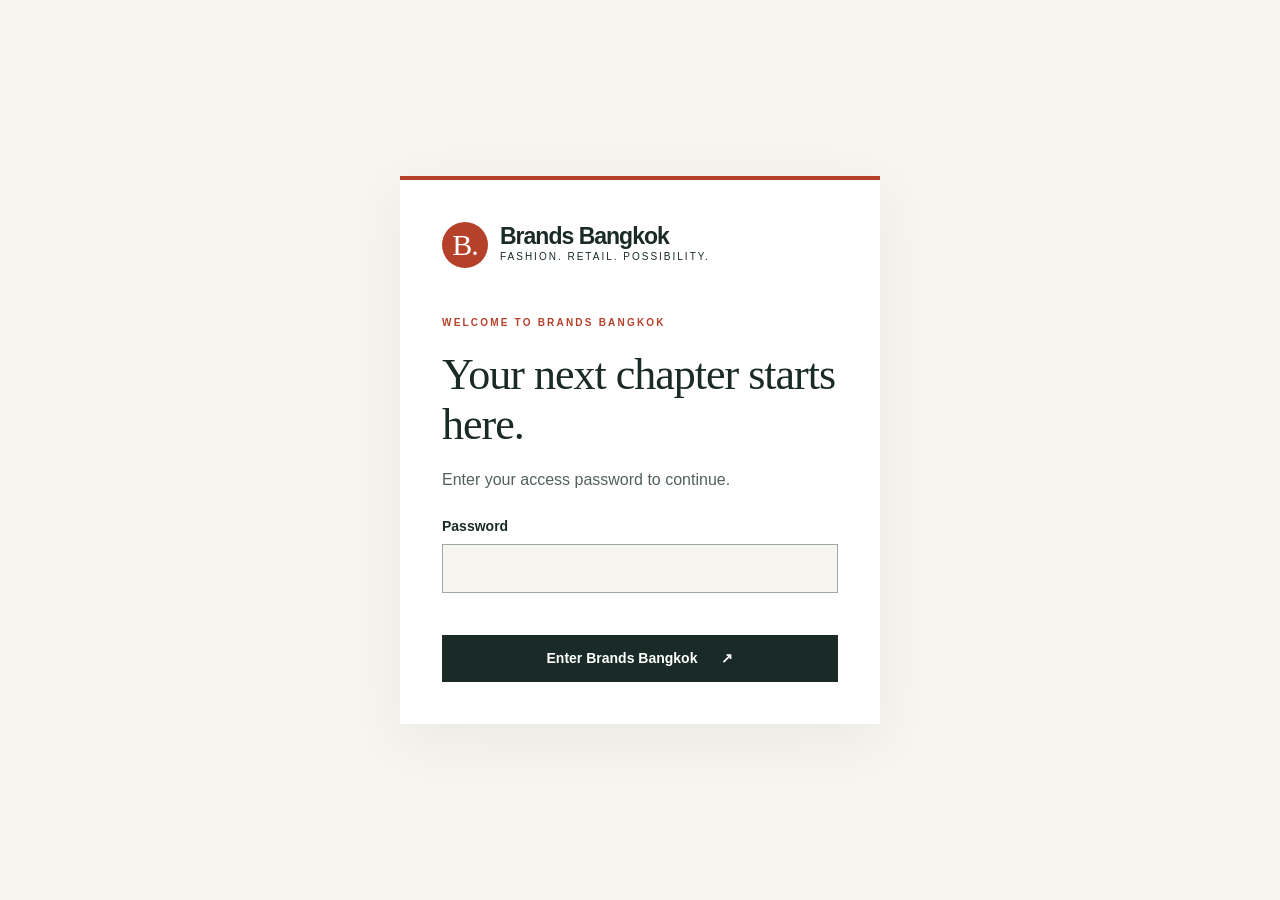
<file: print-rental.html>
<!doctype html>
<html lang="en" class="access-locked"><head><meta charset="utf-8"><meta name="viewport" content="width=device-width,initial-scale=1"><meta name="robots" content="noindex,nofollow,noarchive"><meta name="description" content="Explore five Bangkok shopping destinations for international fashion and retail businesses."><meta name="theme-color" content="#192a27"><title>Printed booklets | Brands Bangkok</title><style>html.access-locked #site-content{display:none!important}#access-gate{display:none}html.access-locked #access-gate{display:grid}</style><script src="./assets/access.js"></script><link rel="icon" href="./assets/favicon.svg" type="image/svg+xml"><link rel="stylesheet" href="./assets/style.css?v=access-20261108"><link rel="stylesheet" href="./assets/location-themes.css?v=access-20261108"><script src="./assets/site.js" defer></script><link rel="stylesheet" href="assets/print.css?v=20261108-qr-caption"></head><body class=""><section id="access-gate" aria-labelledby="access-title"><div class="access-card"><a class="brand" href="./index.html" aria-label="Brands Bangkok"><span class="brand-mark" aria-hidden="true">B.</span><span>Brands Bangkok<small>Fashion. Retail. Possibility.</small></span></a><p class="eyebrow">Welcome to Brands Bangkok</p><h1 id="access-title">Your next chapter starts here.</h1><p>Enter your access password to continue.</p><form id="access-form" action="#"><label for="access-password">Password</label><input id="access-password" type="password" autocomplete="current-password" required aria-describedby="access-error"><p id="access-error" role="alert" aria-live="polite"></p><button class="button" type="submit">Enter Brands Bangkok <span aria-hidden="true">↗</span></button></form><noscript><p>JavaScript is needed to enter this site. Please enable it in your browser.</p></noscript></div></section><div id="site-content"><div class="print-toolbar"><strong>Brands Bangkok · Printed booklets</strong><nav><a href="print-locations.html">Location guide</a><a href="print-rental.html">Retail spaces &amp; rates</a><a href="print/brands-bangkok-locations.pdf?v=20261108-qr-caption">Location guide PDF</a><a href="print/brands-bangkok-rental-rates.pdf?v=20261108-qr-caption">Rental booklet PDF</a></nav><button data-print>Print rental booklet</button><button data-lock>Lock site</button></div><main><section class="paper" id="rental-guide"><div class="print-brand"><b>B.</b><span>Brands Bangkok<small>Fashion. Retail. Possibility.</small></span></div><a class="print-qr" href="https://bhteach.github.io/brands-bangkok/"><img src="assets/website-qr.svg" alt="QR code for the Brands Bangkok website"><span>Visit our website</span></a><p class="kicker">Business services</p><h1>Retail spaces &amp; rates.</h1><p class="intro">Space for your next collection. Rental options at five Bangkok shopping centres.</p><p>Rates vary by location, season, length of stay and space size. Each location has its own rate page.</p><h2>Space and stay options</h2><table class=""><thead><tr><th scope="col">Option</th><th scope="col">Choices</th></tr></thead><tbody><tr><th scope="row">Space size</th><td>Compact · 20 m² / Standard · 40 m² / Large · 60 m²</td></tr><tr><th scope="row">Length of stay</th><td>1 week · 7 days / 2 weeks · 14 days / 4 weeks · 28 days</td></tr><tr><th scope="row">Season</th><td>Feb – Apr / May – Jul / Aug – Oct / Nov – Jan</td></tr></tbody></table><p class="small">Any listed space size can be combined with any listed stay and season.</p><h2>Setup options</h2><table class=""><thead><tr><th scope="col">Setup</th><th scope="col">What is included</th></tr></thead><tbody><tr><th scope="row">Space only</th><td>Empty space, ready for your own equipment and displays.</td></tr><tr><th scope="row">Retail setup</th><td>Clothing rails, a sales counter and a mirror.</td></tr><tr><th scope="row">Brand display</th><td>Clothing rails, a sales counter, a mirror, display lights, branded panels and a small fitting area.</td></tr></tbody></table><h2>Optional extras</h2><table class=""><thead><tr><th scope="col">Service</th><th scope="col">Price</th></tr></thead><tbody><tr><th scope="row">Extra stock storage</th><td>THB 300 per day · 7 days: 2,100 · 14 days: 4,200 · 28 days: 8,400</td></tr><tr><th scope="row">Printed brand signs</th><td>THB 6,000 · One-time charge</td></tr></tbody></table><h2>Your total before opening</h2><p>Space rental + setup + optional extras + refundable deposit.</p><div class="terms"><p>Rent covers the full stay shown in the table. Setup is charged once. Extra stock storage is charged for the full stay. Printed brand signs are charged once.</p><p>The refundable deposit is paid before opening. It is returned after the space is checked, if there is no damage or unpaid charge.</p><p>Staff, stock, payment equipment, electricity and taxes are not included.</p><p>An estimate does not reserve a space. Exact dates and the position of the space are confirmed before booking.</p></div><p class="rate"><strong>Currency conversion:</strong> 1 THB = ¥4.72877 · 5 Nov 2026 · <a href="https://wise.com/gb/currency-converter/thb-to-jpy-rate/history">Wise</a><br>Thai baht × 4.72877 = Japanese yen. Round to the nearest yen.</p><footer><span>Brands Bangkok · Retail spaces & rates</span><span>1 / 6</span></footer></section><section class="paper" id="rates-centralworld"><div class="print-brand"><b>B.</b><span>Brands Bangkok<small>Fashion. Retail. Possibility.</small></span></div><p class="kicker">Ratchaprasong · Retail space</p><h1>CentralWorld</h1><p class="intro">Short-term retail · All table prices are in Thai baht (THB).</p><h2>Space rental for the full stay</h2><p>Rental prices below cover the full stay. Other charges are added separately.</p><table class="rents"><thead><tr><th scope="col">Space</th><th scope="col">Stay</th><th scope="col">Feb – Apr</th><th scope="col">May – Jul</th><th scope="col">Aug – Oct</th><th scope="col">Nov – Jan</th></tr></thead><tbody><tr><th scope="row">20 m²</th><td>7 days</td><td>30,800</td><td>25,200</td><td>28,000</td><td>36,400</td></tr><tr><th scope="row">20 m²</th><td>14 days</td><td>61,600</td><td>50,400</td><td>56,000</td><td>72,800</td></tr><tr><th scope="row">20 m²</th><td>28 days</td><td>123,200</td><td>100,800</td><td>112,000</td><td>145,600</td></tr><tr><th scope="row">40 m²</th><td>7 days</td><td>61,600</td><td>50,400</td><td>56,000</td><td>72,800</td></tr><tr><th scope="row">40 m²</th><td>14 days</td><td>123,200</td><td>100,800</td><td>112,000</td><td>145,600</td></tr><tr><th scope="row">40 m²</th><td>28 days</td><td>246,400</td><td>201,600</td><td>224,000</td><td>291,200</td></tr><tr><th scope="row">60 m²</th><td>7 days</td><td>92,400</td><td>75,600</td><td>84,000</td><td>109,200</td></tr><tr><th scope="row">60 m²</th><td>14 days</td><td>184,800</td><td>151,200</td><td>168,000</td><td>218,400</td></tr><tr><th scope="row">60 m²</th><td>28 days</td><td>369,600</td><td>302,400</td><td>336,000</td><td>436,800</td></tr></tbody></table><h2>Setup and refundable deposit</h2><p>Choose one setup. Setup is charged once. The refundable deposit is separate.</p><table class="charges"><thead><tr><th scope="col">Space</th><th scope="col">Space only</th><th scope="col">Retail setup</th><th scope="col">Brand display</th><th scope="col">Refundable<br>deposit</th></tr></thead><tbody><tr><th scope="row">20 m²</th><td>0</td><td>11,700</td><td>17,500</td><td>10,000</td></tr><tr><th scope="row">40 m²</th><td>0</td><td>23,300</td><td>35,000</td><td>20,000</td></tr><tr><th scope="row">60 m²</th><td>0</td><td>35,000</td><td>52,500</td><td>30,000</td></tr></tbody></table><p class="small">Setup descriptions and full rental terms are on page 1.</p><h2>Optional extras</h2><p>Stock storage: THB 300 per day. Printed brand signs: THB 6,000 once.</p><div class="total-rule"><strong>Total before opening = rent + setup + extras + deposit.</strong></div><p class="small">The deposit is returned if there is no damage or unpaid charge. Staff, stock, payment equipment, electricity and taxes are not included. Exact dates and position are confirmed before booking. All rental terms are on page 1.</p><p class="rate"><strong>Currency conversion:</strong> 1 THB = ¥4.72877 · 5 Nov 2026 · <a href="https://wise.com/gb/currency-converter/thb-to-jpy-rate/history">Wise</a><br>Thai baht × 4.72877 = Japanese yen. Round to the nearest yen.</p><footer><span>Brands Bangkok · Retail spaces & rates</span><span>2 / 6</span></footer></section><section class="paper" id="rates-siam-center"><div class="print-brand"><b>B.</b><span>Brands Bangkok<small>Fashion. Retail. Possibility.</small></span></div><p class="kicker">Siam · Retail space</p><h1>Siam Center</h1><p class="intro">Short-term retail · All table prices are in Thai baht (THB).</p><h2>Space rental for the full stay</h2><p>Rental prices below cover the full stay. Other charges are added separately.</p><table class="rents"><thead><tr><th scope="col">Space</th><th scope="col">Stay</th><th scope="col">Feb – Apr</th><th scope="col">May – Jul</th><th scope="col">Aug – Oct</th><th scope="col">Nov – Jan</th></tr></thead><tbody><tr><th scope="row">20 m²</th><td>7 days</td><td>30,800</td><td>25,200</td><td>28,000</td><td>36,400</td></tr><tr><th scope="row">20 m²</th><td>14 days</td><td>61,600</td><td>50,400</td><td>56,000</td><td>72,800</td></tr><tr><th scope="row">20 m²</th><td>28 days</td><td>123,200</td><td>100,800</td><td>112,000</td><td>145,600</td></tr><tr><th scope="row">40 m²</th><td>7 days</td><td>61,600</td><td>50,400</td><td>56,000</td><td>72,800</td></tr><tr><th scope="row">40 m²</th><td>14 days</td><td>123,200</td><td>100,800</td><td>112,000</td><td>145,600</td></tr><tr><th scope="row">40 m²</th><td>28 days</td><td>246,400</td><td>201,600</td><td>224,000</td><td>291,200</td></tr><tr><th scope="row">60 m²</th><td>7 days</td><td>92,400</td><td>75,600</td><td>84,000</td><td>109,200</td></tr><tr><th scope="row">60 m²</th><td>14 days</td><td>184,800</td><td>151,200</td><td>168,000</td><td>218,400</td></tr><tr><th scope="row">60 m²</th><td>28 days</td><td>369,600</td><td>302,400</td><td>336,000</td><td>436,800</td></tr></tbody></table><h2>Setup and refundable deposit</h2><p>Choose one setup. Setup is charged once. The refundable deposit is separate.</p><table class="charges"><thead><tr><th scope="col">Space</th><th scope="col">Space only</th><th scope="col">Retail setup</th><th scope="col">Brand display</th><th scope="col">Refundable<br>deposit</th></tr></thead><tbody><tr><th scope="row">20 m²</th><td>0</td><td>12,500</td><td>18,800</td><td>10,000</td></tr><tr><th scope="row">40 m²</th><td>0</td><td>25,000</td><td>37,500</td><td>20,000</td></tr><tr><th scope="row">60 m²</th><td>0</td><td>37,500</td><td>56,300</td><td>30,000</td></tr></tbody></table><p class="small">Setup descriptions and full rental terms are on page 1.</p><h2>Optional extras</h2><p>Stock storage: THB 300 per day. Printed brand signs: THB 6,000 once.</p><div class="total-rule"><strong>Total before opening = rent + setup + extras + deposit.</strong></div><p class="small">The deposit is returned if there is no damage or unpaid charge. Staff, stock, payment equipment, electricity and taxes are not included. Exact dates and position are confirmed before booking. All rental terms are on page 1.</p><p class="rate"><strong>Currency conversion:</strong> 1 THB = ¥4.72877 · 5 Nov 2026 · <a href="https://wise.com/gb/currency-converter/thb-to-jpy-rate/history">Wise</a><br>Thai baht × 4.72877 = Japanese yen. Round to the nearest yen.</p><footer><span>Brands Bangkok · Retail spaces & rates</span><span>3 / 6</span></footer></section><section class="paper" id="rates-terminal-21-asok"><div class="print-brand"><b>B.</b><span>Brands Bangkok<small>Fashion. Retail. Possibility.</small></span></div><p class="kicker">Asok · Sukhumvit · Retail space</p><h1>Terminal 21 Asok</h1><p class="intro">Short-term retail · All table prices are in Thai baht (THB).</p><h2>Space rental for the full stay</h2><p>Rental prices below cover the full stay. Other charges are added separately.</p><table class="rents"><thead><tr><th scope="col">Space</th><th scope="col">Stay</th><th scope="col">Feb – Apr</th><th scope="col">May – Jul</th><th scope="col">Aug – Oct</th><th scope="col">Nov – Jan</th></tr></thead><tbody><tr><th scope="row">20 m²</th><td>7 days</td><td>26,400</td><td>21,600</td><td>24,000</td><td>31,200</td></tr><tr><th scope="row">20 m²</th><td>14 days</td><td>52,800</td><td>43,200</td><td>48,000</td><td>62,400</td></tr><tr><th scope="row">20 m²</th><td>28 days</td><td>105,600</td><td>86,400</td><td>96,000</td><td>124,800</td></tr><tr><th scope="row">40 m²</th><td>7 days</td><td>52,800</td><td>43,200</td><td>48,000</td><td>62,400</td></tr><tr><th scope="row">40 m²</th><td>14 days</td><td>105,600</td><td>86,400</td><td>96,000</td><td>124,800</td></tr><tr><th scope="row">40 m²</th><td>28 days</td><td>211,200</td><td>172,800</td><td>192,000</td><td>249,600</td></tr><tr><th scope="row">60 m²</th><td>7 days</td><td>79,200</td><td>64,800</td><td>72,000</td><td>93,600</td></tr><tr><th scope="row">60 m²</th><td>14 days</td><td>158,400</td><td>129,600</td><td>144,000</td><td>187,200</td></tr><tr><th scope="row">60 m²</th><td>28 days</td><td>316,800</td><td>259,200</td><td>288,000</td><td>374,400</td></tr></tbody></table><h2>Setup and refundable deposit</h2><p>Choose one setup. Setup is charged once. The refundable deposit is separate.</p><table class="charges"><thead><tr><th scope="col">Space</th><th scope="col">Space only</th><th scope="col">Retail setup</th><th scope="col">Brand display</th><th scope="col">Refundable<br>deposit</th></tr></thead><tbody><tr><th scope="row">20 m²</th><td>0</td><td>10,300</td><td>15,400</td><td>8,600</td></tr><tr><th scope="row">40 m²</th><td>0</td><td>20,600</td><td>30,900</td><td>17,100</td></tr><tr><th scope="row">60 m²</th><td>0</td><td>30,900</td><td>46,300</td><td>25,700</td></tr></tbody></table><p class="small">Setup descriptions and full rental terms are on page 1.</p><h2>Optional extras</h2><p>Stock storage: THB 300 per day. Printed brand signs: THB 6,000 once.</p><div class="total-rule"><strong>Total before opening = rent + setup + extras + deposit.</strong></div><p class="small">The deposit is returned if there is no damage or unpaid charge. Staff, stock, payment equipment, electricity and taxes are not included. Exact dates and position are confirmed before booking. All rental terms are on page 1.</p><p class="rate"><strong>Currency conversion:</strong> 1 THB = ¥4.72877 · 5 Nov 2026 · <a href="https://wise.com/gb/currency-converter/thb-to-jpy-rate/history">Wise</a><br>Thai baht × 4.72877 = Japanese yen. Round to the nearest yen.</p><footer><span>Brands Bangkok · Retail spaces & rates</span><span>4 / 6</span></footer></section><section class="paper" id="rates-siam-paragon"><div class="print-brand"><b>B.</b><span>Brands Bangkok<small>Fashion. Retail. Possibility.</small></span></div><p class="kicker">Siam · Retail space</p><h1>Siam Paragon</h1><p class="intro">Short-term retail · All table prices are in Thai baht (THB).</p><h2>Space rental for the full stay</h2><p>Rental prices below cover the full stay. Other charges are added separately.</p><table class="rents"><thead><tr><th scope="col">Space</th><th scope="col">Stay</th><th scope="col">Feb – Apr</th><th scope="col">May – Jul</th><th scope="col">Aug – Oct</th><th scope="col">Nov – Jan</th></tr></thead><tbody><tr><th scope="row">20 m²</th><td>7 days</td><td>47,900</td><td>39,200</td><td>43,600</td><td>56,600</td></tr><tr><th scope="row">20 m²</th><td>14 days</td><td>95,800</td><td>78,400</td><td>87,100</td><td>113,200</td></tr><tr><th scope="row">20 m²</th><td>28 days</td><td>191,600</td><td>156,800</td><td>174,200</td><td>226,500</td></tr><tr><th scope="row">40 m²</th><td>7 days</td><td>95,800</td><td>78,400</td><td>87,100</td><td>113,200</td></tr><tr><th scope="row">40 m²</th><td>14 days</td><td>191,600</td><td>156,800</td><td>174,200</td><td>226,500</td></tr><tr><th scope="row">40 m²</th><td>28 days</td><td>383,300</td><td>313,600</td><td>348,400</td><td>453,000</td></tr><tr><th scope="row">60 m²</th><td>7 days</td><td>143,700</td><td>117,600</td><td>130,700</td><td>169,900</td></tr><tr><th scope="row">60 m²</th><td>14 days</td><td>287,500</td><td>235,200</td><td>261,300</td><td>339,700</td></tr><tr><th scope="row">60 m²</th><td>28 days</td><td>574,900</td><td>470,400</td><td>522,700</td><td>679,500</td></tr></tbody></table><h2>Setup and refundable deposit</h2><p>Choose one setup. Setup is charged once. The refundable deposit is separate.</p><table class="charges"><thead><tr><th scope="col">Space</th><th scope="col">Space only</th><th scope="col">Retail setup</th><th scope="col">Brand display</th><th scope="col">Refundable<br>deposit</th></tr></thead><tbody><tr><th scope="row">20 m²</th><td>0</td><td>20,000</td><td>30,000</td><td>17,800</td></tr><tr><th scope="row">40 m²</th><td>0</td><td>40,000</td><td>60,000</td><td>35,600</td></tr><tr><th scope="row">60 m²</th><td>0</td><td>60,000</td><td>90,000</td><td>53,300</td></tr></tbody></table><p class="small">Setup descriptions and full rental terms are on page 1.</p><h2>Optional extras</h2><p>Stock storage: THB 300 per day. Printed brand signs: THB 6,000 once.</p><div class="total-rule"><strong>Total before opening = rent + setup + extras + deposit.</strong></div><p class="small">The deposit is returned if there is no damage or unpaid charge. Staff, stock, payment equipment, electricity and taxes are not included. Exact dates and position are confirmed before booking. All rental terms are on page 1.</p><p class="rate"><strong>Currency conversion:</strong> 1 THB = ¥4.72877 · 5 Nov 2026 · <a href="https://wise.com/gb/currency-converter/thb-to-jpy-rate/history">Wise</a><br>Thai baht × 4.72877 = Japanese yen. Round to the nearest yen.</p><footer><span>Brands Bangkok · Retail spaces & rates</span><span>5 / 6</span></footer></section><section class="paper" id="rates-central-embassy"><div class="print-brand"><b>B.</b><span>Brands Bangkok<small>Fashion. Retail. Possibility.</small></span></div><p class="kicker">Ploen Chit · Retail space</p><h1>Central Embassy</h1><p class="intro">Short-term retail · All table prices are in Thai baht (THB).</p><h2>Space rental for the full stay</h2><p>Rental prices below cover the full stay. Other charges are added separately.</p><table class="rents"><thead><tr><th scope="col">Space</th><th scope="col">Stay</th><th scope="col">Feb – Apr</th><th scope="col">May – Jul</th><th scope="col">Aug – Oct</th><th scope="col">Nov – Jan</th></tr></thead><tbody><tr><th scope="row">20 m²</th><td>7 days</td><td>57,800</td><td>47,300</td><td>52,500</td><td>68,300</td></tr><tr><th scope="row">20 m²</th><td>14 days</td><td>115,500</td><td>94,500</td><td>105,000</td><td>136,500</td></tr><tr><th scope="row">20 m²</th><td>28 days</td><td>231,000</td><td>189,000</td><td>210,000</td><td>273,000</td></tr><tr><th scope="row">40 m²</th><td>7 days</td><td>115,500</td><td>94,500</td><td>105,000</td><td>136,500</td></tr><tr><th scope="row">40 m²</th><td>14 days</td><td>231,000</td><td>189,000</td><td>210,000</td><td>273,000</td></tr><tr><th scope="row">40 m²</th><td>28 days</td><td>462,000</td><td>378,000</td><td>420,000</td><td>546,000</td></tr><tr><th scope="row">60 m²</th><td>7 days</td><td>173,300</td><td>141,800</td><td>157,500</td><td>204,800</td></tr><tr><th scope="row">60 m²</th><td>14 days</td><td>346,500</td><td>283,500</td><td>315,000</td><td>409,500</td></tr><tr><th scope="row">60 m²</th><td>28 days</td><td>693,000</td><td>567,000</td><td>630,000</td><td>819,000</td></tr></tbody></table><h2>Setup and refundable deposit</h2><p>Choose one setup. Setup is charged once. The refundable deposit is separate.</p><table class="charges"><thead><tr><th scope="col">Space</th><th scope="col">Space only</th><th scope="col">Retail setup</th><th scope="col">Brand display</th><th scope="col">Refundable<br>deposit</th></tr></thead><tbody><tr><th scope="row">20 m²</th><td>0</td><td>27,500</td><td>41,300</td><td>25,000</td></tr><tr><th scope="row">40 m²</th><td>0</td><td>55,000</td><td>82,500</td><td>50,000</td></tr><tr><th scope="row">60 m²</th><td>0</td><td>82,500</td><td>123,800</td><td>75,000</td></tr></tbody></table><p class="small">Setup descriptions and full rental terms are on page 1.</p><h2>Optional extras</h2><p>Stock storage: THB 300 per day. Printed brand signs: THB 6,000 once.</p><div class="total-rule"><strong>Total before opening = rent + setup + extras + deposit.</strong></div><p class="small">The deposit is returned if there is no damage or unpaid charge. Staff, stock, payment equipment, electricity and taxes are not included. Exact dates and position are confirmed before booking. All rental terms are on page 1.</p><p class="rate"><strong>Currency conversion:</strong> 1 THB = ¥4.72877 · 5 Nov 2026 · <a href="https://wise.com/gb/currency-converter/thb-to-jpy-rate/history">Wise</a><br>Thai baht × 4.72877 = Japanese yen. Round to the nearest yen.</p><footer><span>Brands Bangkok · Retail spaces & rates</span><span>6 / 6</span></footer></section></main></div></body></html>
</file>
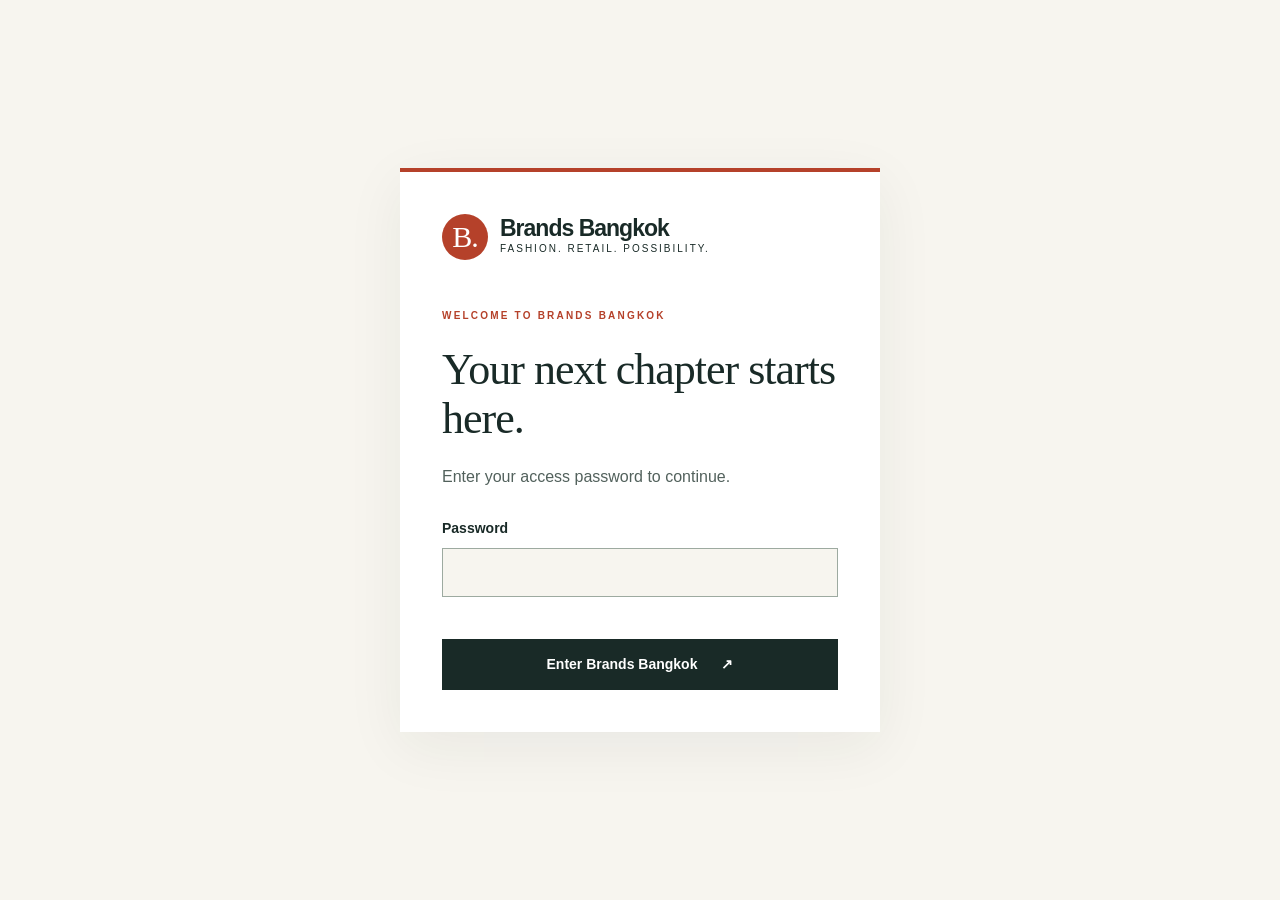
<file: rental.html>
<!doctype html>
<html lang="en" class="access-locked"><head><meta charset="utf-8"><meta name="viewport" content="width=device-width,initial-scale=1"><meta name="robots" content="noindex,nofollow,noarchive"><meta name="description" content="Rental options by location, season, length of stay, space size and setup."><meta name="theme-color" content="#192a27"><title>Retail spaces and rates | Brands Bangkok</title><style>html.access-locked #site-content{display:none!important}#access-gate{display:none}html.access-locked #access-gate{display:grid}</style><script src="./assets/access.js"></script><link rel="icon" href="./assets/favicon.svg" type="image/svg+xml"><link rel="stylesheet" href="./assets/style.css?v=access-20261108"><link rel="stylesheet" href="./assets/location-themes.css?v=access-20261108"><script src="./assets/site.js" defer></script></head><body class=""><section id="access-gate" aria-labelledby="access-title"><div class="access-card"><a class="brand" href="./index.html" aria-label="Brands Bangkok"><span class="brand-mark" aria-hidden="true">B.</span><span>Brands Bangkok<small>Fashion. Retail. Possibility.</small></span></a><p class="eyebrow">Welcome to Brands Bangkok</p><h1 id="access-title">Your next chapter starts here.</h1><p>Enter your access password to continue.</p><form id="access-form" action="#"><label for="access-password">Password</label><input id="access-password" type="password" autocomplete="current-password" required aria-describedby="access-error"><p id="access-error" role="alert" aria-live="polite"></p><button class="button" type="submit">Enter Brands Bangkok <span aria-hidden="true">↗</span></button></form><noscript><p>JavaScript is needed to enter this site. Please enable it in your browser.</p></noscript></div></section><div id="site-content"><a class="skip" href="#main">Skip to content</a><header class="header"><div class="wrap header-inner"><a class="brand" href="./index.html" aria-label="Brands Bangkok home"><span class="brand-mark" aria-hidden="true">B.</span><span>Brands Bangkok<small>Fashion. Retail. Possibility.</small></span></a><button class="menu" aria-expanded="false" aria-controls="navigation">Menu</button><nav class="nav" id="navigation" aria-label="Main navigation"><a href="./locations/index.html">Discover locations</a><a href="./planning.html" aria-current="page">Business services</a><a href="./about.html">About us</a></nav></div></header><main id="main"><div class="wrap"><section class="page-intro"><p class="eyebrow">Business services</p><h1>Retail spaces &amp; rates.</h1><p class="lead">Space for your next collection. Explore rental options at five Bangkok shopping centres.</p></section><div class="rental-layout"><form id="rental-form" class="rental-form" action="#"><h2>Your retail space</h2><div class="rental-fields"><div class="rental-field"><label for="rental-location">Location</label><select id="rental-location" required><option value="" disabled selected>Choose a location</option><option value="centralworld">CentralWorld</option><option value="siam-center">Siam Center</option><option value="terminal-21-asok">Terminal 21 Asok</option><option value="siam-paragon">Siam Paragon</option><option value="central-embassy">Central Embassy</option></select></div><div class="rental-field"><label for="rental-season">Season</label><select id="rental-season" required><option value="" disabled selected>Choose a season</option><option value="feb-apr">Feb – Apr</option><option value="may-jul">May – Jul</option><option value="aug-oct">Aug – Oct</option><option value="nov-jan">Nov – Jan</option></select></div><div class="rental-field"><label for="rental-duration">Length of stay</label><select id="rental-duration" required><option value="" disabled selected>Choose a length of stay</option><option value="7">1 week · 7 days</option><option value="14">2 weeks · 14 days</option><option value="28">4 weeks · 28 days</option></select></div><div class="rental-field"><label for="rental-area">Space size</label><select id="rental-area" required><option value="" disabled selected>Choose a space size</option><option value="20">Compact · 20 m²</option><option value="40">Standard · 40 m²</option><option value="60">Large · 60 m²</option></select></div><div class="rental-field rental-field-wide"><label for="rental-setup">Setup</label><select id="rental-setup" required><option value="" disabled selected>Choose a setup</option><option value="space">Space only</option><option value="retail">Retail setup</option><option value="brand">Brand display</option></select><p id="rental-setup-info" class="rental-field-note">Equipment and fitting areas depend on the setup.</p></div></div><fieldset class="rental-extras"><legend>Optional extras</legend><label><input type="checkbox" id="rental-storage"> Extra stock storage</label><label><input type="checkbox" id="rental-signs"> Printed brand signs</label></fieldset><p id="rental-status" class="rental-status" role="status" aria-live="polite"></p><button type="submit" class="button">View rates <span aria-hidden="true">↗</span></button></form><aside class="rental-result-column"><div id="rental-intro" class="rental-intro"><p class="eyebrow">A space for your brand</p><h2>Short stays.<br>New possibilities.</h2><p>Rental rates vary by location, season and space size. Setup and extra services are priced separately.</p><p>Exact dates and the position of the space are confirmed with the final offer.</p><a class="text-link" href="locations/index.html">Explore the locations ↗</a></div><section id="rental-result" class="rental-result" hidden aria-labelledby="estimate-heading"><p class="eyebrow">Your space estimate</p><h2 id="estimate-heading" tabindex="-1"></h2><p id="estimate-summary"></p><dl id="estimate-breakdown"></dl><div class="estimate-total"><span>Total before opening</span><strong id="estimate-total"></strong></div><div class="estimate-currency"><p id="estimate-currency-note" class="rental-small">Includes the refundable deposit. All prices are in Thai baht (THB).</p><div class="currency-control"><label for="estimate-currency">Currency Converter</label><select id="estimate-currency" aria-describedby="exchange-rate-note"><option value="THB">Thai baht (THB)</option><option value="JPY">Japanese yen (JPY)</option></select></div></div><p id="exchange-rate-note" class="exchange-rate-note">Rate: 1 THB = ¥4.72877 · 5 Nov 2026 · <a href="https://wise.com/gb/currency-converter/thb-to-jpy-rate/history" target="_blank" rel="noopener noreferrer">Wise</a></p><p id="conversion-rounding" class="rental-small" hidden>Yen amounts are rounded to the nearest yen.</p><div class="estimate-terms"><h3>What is included</h3><p id="estimate-inclusions"></p><h3>Rental terms</h3><p>Rent covers your selected stay. Setup is a one-time charge. Extra storage is charged for the length of your stay. Printed signs are a one-time charge.</p><p>The deposit is returned after the space is checked, if there is no damage or unpaid charge. Staff, stock, payment equipment, electricity and taxes are not included.</p><p>This estimate does not reserve a space. Exact dates and the position of the space are confirmed before booking.</p></div></section></aside></div></div><script id="rental-data" type="application/json">[{"slug":"centralworld","name":"CentralWorld","referenceArea":60,"referenceRent":168000,"referenceSetup":35000,"referenceDeposit":30000},{"slug":"siam-center","name":"Siam Center","referenceArea":40,"referenceRent":112000,"referenceSetup":25000,"referenceDeposit":20000},{"slug":"terminal-21-asok","name":"Terminal 21 Asok","referenceArea":35,"referenceRent":84000,"referenceSetup":18000,"referenceDeposit":15000},{"slug":"siam-paragon","name":"Siam Paragon","referenceArea":45,"referenceRent":196000,"referenceSetup":45000,"referenceDeposit":40000},{"slug":"central-embassy","name":"Central Embassy","referenceArea":40,"referenceRent":210000,"referenceSetup":55000,"referenceDeposit":50000}]</script><script id="exchange-rate-data" type="application/json">{"base":"THB","quote":"JPY","rate":4.72877,"asOf":"2026-11-05","displayDate":"5 Nov 2026","sourceName":"Wise","sourceUrl":"https://wise.com/gb/currency-converter/thb-to-jpy-rate/history"}</script><script src="assets/rental.js?v=currency-1" defer></script></main><footer class="footer"><div class="wrap"><div class="footer-top"><a class="brand" href="./index.html"><span class="brand-mark" aria-hidden="true">B.</span><span>Brands Bangkok<small>Your next retail address.</small></span></a><div class="footer-links"><a href="./locations/index.html">Locations</a><a href="./planning.html">Business services</a><a href="./sources.html">Sources &amp; photo credits</a></div></div><div class="footer-bottom"><span>© 2026 Brands Bangkok · Fashion &amp; retail in Bangkok</span><button class="lock-button" data-lock>Lock site</button></div></div></footer></div></body></html>
</file>
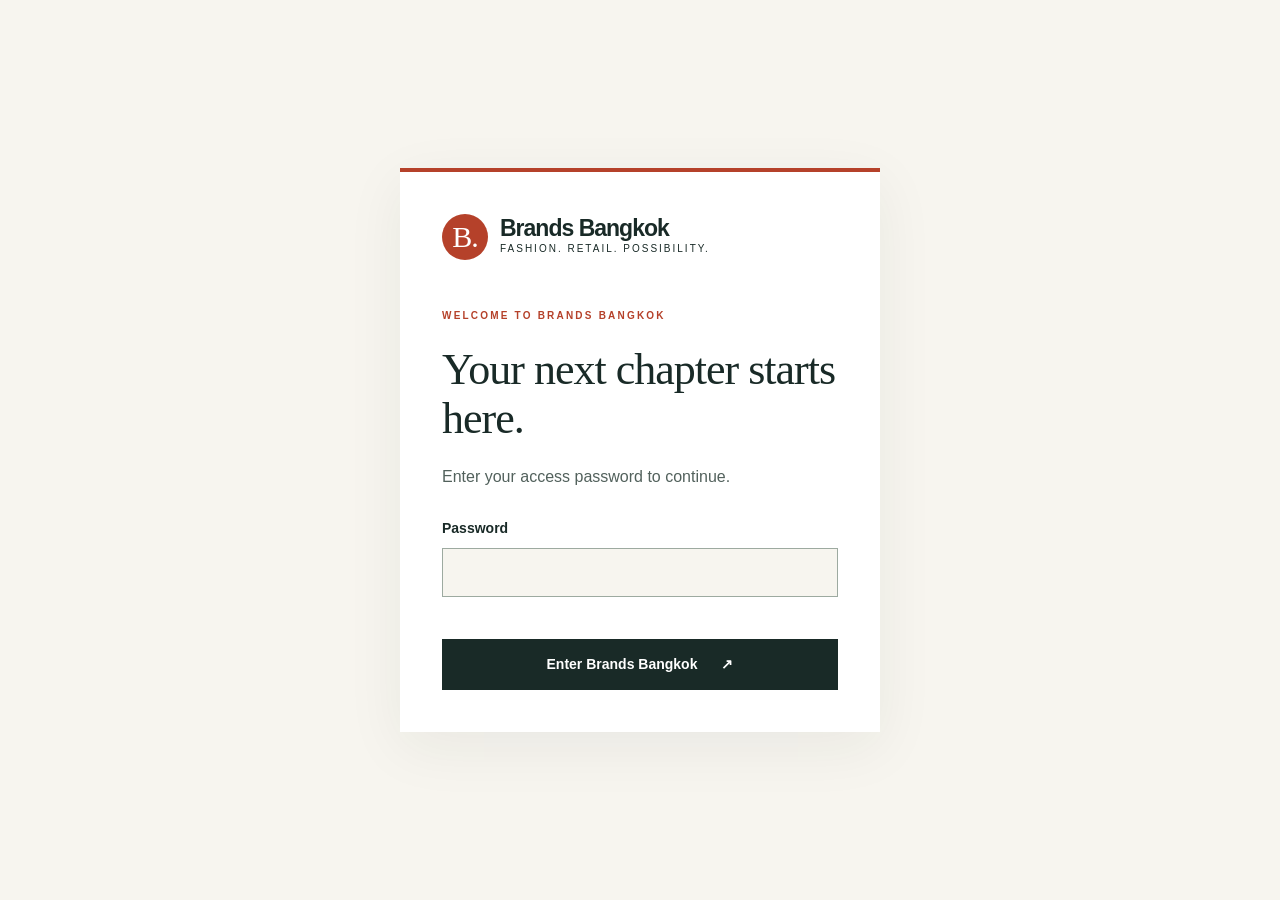
<file: sources.html>
<!doctype html>
<html lang="en" class="access-locked"><head><meta charset="utf-8"><meta name="viewport" content="width=device-width,initial-scale=1"><meta name="robots" content="noindex,nofollow,noarchive"><meta name="description" content="Venue websites and photography credits for Brands Bangkok."><meta name="theme-color" content="#192a27"><title>Sources and photo credits | Brands Bangkok</title><style>html.access-locked #site-content{display:none!important}#access-gate{display:none}html.access-locked #access-gate{display:grid}</style><script src="./assets/access.js"></script><link rel="icon" href="./assets/favicon.svg" type="image/svg+xml"><link rel="stylesheet" href="./assets/style.css?v=access-20261108"><link rel="stylesheet" href="./assets/location-themes.css?v=access-20261108"><script src="./assets/site.js" defer></script></head><body class=""><section id="access-gate" aria-labelledby="access-title"><div class="access-card"><a class="brand" href="./index.html" aria-label="Brands Bangkok"><span class="brand-mark" aria-hidden="true">B.</span><span>Brands Bangkok<small>Fashion. Retail. Possibility.</small></span></a><p class="eyebrow">Welcome to Brands Bangkok</p><h1 id="access-title">Your next chapter starts here.</h1><p>Enter your access password to continue.</p><form id="access-form" action="#"><label for="access-password">Password</label><input id="access-password" type="password" autocomplete="current-password" required aria-describedby="access-error"><p id="access-error" role="alert" aria-live="polite"></p><button class="button" type="submit">Enter Brands Bangkok <span aria-hidden="true">↗</span></button></form><noscript><p>JavaScript is needed to enter this site. Please enable it in your browser.</p></noscript></div></section><div id="site-content"><a class="skip" href="#main">Skip to content</a><header class="header"><div class="wrap header-inner"><a class="brand" href="./index.html" aria-label="Brands Bangkok home"><span class="brand-mark" aria-hidden="true">B.</span><span>Brands Bangkok<small>Fashion. Retail. Possibility.</small></span></a><button class="menu" aria-expanded="false" aria-controls="navigation">Menu</button><nav class="nav" id="navigation" aria-label="Main navigation"><a href="./locations/index.html">Discover locations</a><a href="./planning.html">Business services</a><a href="./about.html">About us</a></nav></div></header><main id="main"><div class="wrap"><section class="page-intro"><p class="eyebrow">Research &amp; credits</p><h1>Sources &amp; photo credits.</h1><p class="lead">Venue websites and photography used in our location collection.</p></section><div class="editorial"><section class="source-block"><h2>CentralWorld</h2><ul><li><a href="https://www.centralworld.co.th/en" target="_blank" rel="noopener noreferrer">Venue and address ↗</a></li><li><a href="https://centralworld.co.th/en/news/CTW-A-Practical-Muslim-Traveller" target="_blank" rel="noopener noreferrer">Fashion offer ↗</a></li><li><a href="https://www.centralworld.co.th/en/services" target="_blank" rel="noopener noreferrer">Transport and services ↗</a></li><li><a href="https://centralworld.co.th/en/services" target="_blank" rel="noopener noreferrer">Station access ↗</a></li><li><a href="https://www.thailandtravel.or.jp/transportation/" target="_blank" rel="noopener noreferrer">Station access ↗</a></li><li><a href="https://invest.bangkok.go.th/shopping-mall/" target="_blank" rel="noopener noreferrer">Shopping district ↗</a></li></ul></section><section class="source-block"><h2>Siam Center</h2><ul><li><a href="https://www.siamcenter.co.th/en" target="_blank" rel="noopener noreferrer">Positioning and floor guide ↗</a></li><li><a href="https://www.siamcenter.co.th/en/blog/saimcenter-mulibrandstore-hotlist-0726" target="_blank" rel="noopener noreferrer">Multi-brand fashion ↗</a></li><li><a href="https://www.siamcenter.co.th/en/getting-here" target="_blank" rel="noopener noreferrer">Transport ↗</a></li><li><a href="https://invest.bangkok.go.th/mall/" target="_blank" rel="noopener noreferrer">Shopping district ↗</a></li></ul></section><section class="source-block"><h2>Terminal 21 Asok</h2><ul><li><a href="https://lhmh.co.th/portfolio/terminal-21-asok-bangkok" target="_blank" rel="noopener noreferrer">Operator's destination profile ↗</a></li><li><a href="https://www.terminal21.co.th/asok/howtogo/en" target="_blank" rel="noopener noreferrer">BTS and MRT access ↗</a></li><li><a href="https://www.terminal21.co.th/asok/" target="_blank" rel="noopener noreferrer">Official venue ↗</a></li><li><a href="https://metro.bemplc.co.th/Line-Maps?Line=1&amp;Station=22&amp;lang=en" target="_blank" rel="noopener noreferrer">Station access ↗</a></li><li><a href="https://invest.bangkok.go.th/workplace/" target="_blank" rel="noopener noreferrer">Business district ↗</a></li></ul></section><section class="source-block"><h2>Siam Paragon</h2><ul><li><a href="https://www.siamparagon.co.th/about" target="_blank" rel="noopener noreferrer">Venue positioning ↗</a></li><li><a href="https://www.siamparagon.co.th/directory" target="_blank" rel="noopener noreferrer">Retail directory ↗</a></li><li><a href="https://www.siamparagon.co.th/getting-here" target="_blank" rel="noopener noreferrer">Transport ↗</a></li><li><a href="https://invest.bangkok.go.th/mall/" target="_blank" rel="noopener noreferrer">Shopping district ↗</a></li></ul></section><section class="source-block"><h2>Central Embassy</h2><ul><li><a href="https://www.centralembassy.com/about/" target="_blank" rel="noopener noreferrer">Venue and address ↗</a></li><li><a href="https://www.centralembassy.com/anchor/openhouse/" target="_blank" rel="noopener noreferrer">Open House ↗</a></li><li><a href="https://www.centralembassy.com/service/" target="_blank" rel="noopener noreferrer">Services ↗</a></li><li><a href="https://www.thailandtravel.or.jp/central-embassy/" target="_blank" rel="noopener noreferrer">Rail connection · Tourism Authority of Thailand ↗</a></li><li><a href="https://www.holistique.co.th/en/contact-us/" target="_blank" rel="noopener noreferrer">Station access ↗</a></li></ul></section><section class="source-block"><h2>Rail connections</h2><ul><li><a href="https://www.bts.co.th/btsroutes/btsroutes.pdf?view=map" target="_blank" rel="noopener noreferrer">Rail operator route map ↗</a></li><li><a href="https://metro.bemplc.co.th/Line-Maps?Line=1&amp;Station=22&amp;lang=en" target="_blank" rel="noopener noreferrer">Rail operator route map ↗</a></li></ul></section><h2 id="photos">Photo credits</h2><p>Photos have been resized and cropped for this website. Their original licences are linked below.</p><section class="source-block" id="photo-centralworld-0"><h2>CentralWorld · Exterior</h2><p>Christophe95 · <a href="https://creativecommons.org/licenses/by-sa/4.0/" target="_blank" rel="noopener noreferrer">CC BY-SA 4.0 ↗</a><br><a href="https://commons.wikimedia.org/wiki/File:CentralWorld_exterior.jpg" target="_blank" rel="noopener noreferrer">Original photograph and full attribution ↗</a></p></section><section class="source-block" id="photo-centralworld-1"><h2>CentralWorld · Shopping interior</h2><p>Wpcpey · <a href="https://creativecommons.org/licenses/by-sa/4.0/" target="_blank" rel="noopener noreferrer">CC BY-SA 4.0 ↗</a><br><a href="https://commons.wikimedia.org/wiki/File:CentralWorld_Level_2_new_shops_201801.jpg" target="_blank" rel="noopener noreferrer">Original photograph and full attribution ↗</a></p></section><section class="source-block" id="photo-siam-center-0"><h2>Siam Center · Exterior</h2><p>Idea Works Communications · <a href="https://creativecommons.org/licenses/by-sa/4.0/" target="_blank" rel="noopener noreferrer">CC BY-SA 4.0 ↗</a><br><a href="https://commons.wikimedia.org/wiki/File:Siam_Center_official.jpg" target="_blank" rel="noopener noreferrer">Original photograph and full attribution ↗</a></p></section><section class="source-block" id="photo-siam-center-1"><h2>Siam Center · Shopping interior</h2><p>Wpcpey · <a href="https://creativecommons.org/licenses/by-sa/4.0/" target="_blank" rel="noopener noreferrer">CC BY-SA 4.0 ↗</a><br><a href="https://commons.wikimedia.org/wiki/File:Siam_Center_Level_1_shops_2018.jpg" target="_blank" rel="noopener noreferrer">Original photograph and full attribution ↗</a></p></section><section class="source-block" id="photo-terminal-21-asok-0"><h2>Terminal 21 Asok · Exterior</h2><p>Francisco Anzola · <a href="https://creativecommons.org/licenses/by/2.0/" target="_blank" rel="noopener noreferrer">CC BY 2.0 ↗</a><br><a href="https://commons.wikimedia.org/wiki/File:Terminal_21_Asok.jpg" target="_blank" rel="noopener noreferrer">Original photograph and full attribution ↗</a></p></section><section class="source-block" id="photo-terminal-21-asok-1"><h2>Terminal 21 Asok · Shopping interior</h2><p>Wpcpey · <a href="https://creativecommons.org/licenses/by-sa/4.0/" target="_blank" rel="noopener noreferrer">CC BY-SA 4.0 ↗</a><br><a href="https://commons.wikimedia.org/wiki/File:Terminal_21_Level_1_shops_2018.jpg" target="_blank" rel="noopener noreferrer">Original photograph and full attribution ↗</a></p></section><section class="source-block" id="photo-siam-paragon-0"><h2>Siam Paragon · Exterior</h2><p>Idea Works Communications · <a href="https://creativecommons.org/licenses/by-sa/4.0/" target="_blank" rel="noopener noreferrer">CC BY-SA 4.0 ↗</a><br><a href="https://commons.wikimedia.org/wiki/File:Siamparagon_Official.jpg" target="_blank" rel="noopener noreferrer">Original photograph and full attribution ↗</a></p></section><section class="source-block" id="photo-siam-paragon-1"><h2>Siam Paragon · Shopping interior</h2><p>Wpcpey · <a href="https://creativecommons.org/licenses/by-sa/4.0/" target="_blank" rel="noopener noreferrer">CC BY-SA 4.0 ↗</a><br><a href="https://commons.wikimedia.org/wiki/File:Siam_Paragon_Level_M_201801.jpg" target="_blank" rel="noopener noreferrer">Original photograph and full attribution ↗</a></p></section><section class="source-block" id="photo-central-embassy-0"><h2>Central Embassy · Around the address</h2><p>Ryan Tang · <a href="https://creativecommons.org/publicdomain/zero/1.0/" target="_blank" rel="noopener noreferrer">CC0 1.0 ↗</a><br><a href="https://commons.wikimedia.org/wiki/File:Vibrant_Dusk_(Unsplash).jpg" target="_blank" rel="noopener noreferrer">Original photograph and full attribution ↗</a></p></section><section class="source-block" id="photo-central-embassy-1"><h2>Central Embassy · Shopping interior</h2><p>Wpcpey · <a href="https://creativecommons.org/licenses/by-sa/4.0/" target="_blank" rel="noopener noreferrer">CC BY-SA 4.0 ↗</a><br><a href="https://commons.wikimedia.org/wiki/File:Central_Embassy_Level_3_Shops_201801.jpg" target="_blank" rel="noopener noreferrer">Original photograph and full attribution ↗</a></p></section></div></div></main><footer class="footer"><div class="wrap"><div class="footer-top"><a class="brand" href="./index.html"><span class="brand-mark" aria-hidden="true">B.</span><span>Brands Bangkok<small>Your next retail address.</small></span></a><div class="footer-links"><a href="./locations/index.html">Locations</a><a href="./planning.html">Business services</a><a href="./sources.html">Sources &amp; photo credits</a></div></div><div class="footer-bottom"><span>© 2026 Brands Bangkok · Fashion &amp; retail in Bangkok</span><button class="lock-button" data-lock>Lock site</button></div></div></footer></div></body></html>
</file>
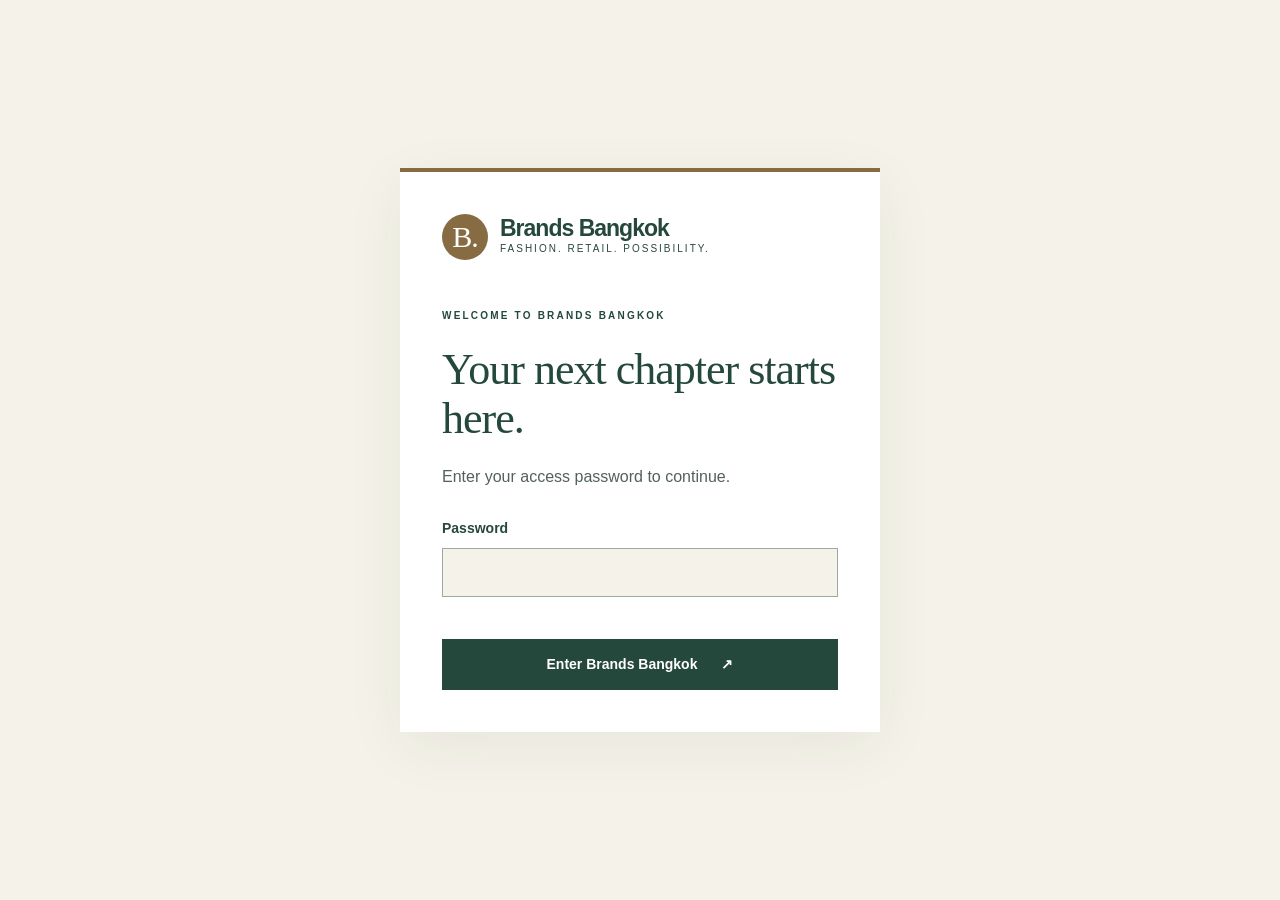
<file: locations/central-embassy.html>
<!doctype html>
<html lang="en" class="access-locked"><head><meta charset="utf-8"><meta name="viewport" content="width=device-width,initial-scale=1"><meta name="robots" content="noindex,nofollow,noarchive"><meta name="description" content="Present your brand in a stylish setting with luxury fashion, design, food and hotel services."><meta name="theme-color" content="#192a27"><title>Central Embassy · Location profile | Brands Bangkok</title><style>html.access-locked #site-content{display:none!important}#access-gate{display:none}html.access-locked #access-gate{display:grid}</style><script src="../assets/access.js"></script><link rel="icon" href="../assets/favicon.svg" type="image/svg+xml"><link rel="stylesheet" href="../assets/style.css?v=access-20261108"><link rel="stylesheet" href="../assets/location-themes.css?v=access-20261108"><script src="../assets/site.js" defer></script></head><body class="venue-page theme-central-embassy"><section id="access-gate" aria-labelledby="access-title"><div class="access-card"><a class="brand" href="../index.html" aria-label="Brands Bangkok"><span class="brand-mark" aria-hidden="true">B.</span><span>Brands Bangkok<small>Fashion. Retail. Possibility.</small></span></a><p class="eyebrow">Welcome to Brands Bangkok</p><h1 id="access-title">Your next chapter starts here.</h1><p>Enter your access password to continue.</p><form id="access-form" action="#"><label for="access-password">Password</label><input id="access-password" type="password" autocomplete="current-password" required aria-describedby="access-error"><p id="access-error" role="alert" aria-live="polite"></p><button class="button" type="submit">Enter Brands Bangkok <span aria-hidden="true">↗</span></button></form><noscript><p>JavaScript is needed to enter this site. Please enable it in your browser.</p></noscript></div></section><div id="site-content"><a class="skip" href="#main">Skip to content</a><header class="header"><div class="wrap header-inner"><a class="brand" href="../index.html" aria-label="Brands Bangkok home"><span class="brand-mark" aria-hidden="true">B.</span><span>Brands Bangkok<small>Fashion. Retail. Possibility.</small></span></a><button class="menu" aria-expanded="false" aria-controls="navigation">Menu</button><nav class="nav" id="navigation" aria-label="Main navigation"><a href="../locations/index.html" aria-current="page">Discover locations</a><a href="../planning.html">Business services</a><a href="../about.html">About us</a></nav></div></header><main id="main"><div class="wrap"><section class="page-intro venue-intro"><p class="breadcrumb"><a href="../index.html">Home</a> / <a href="index.html">Locations</a> / Central Embassy</p><div class="venue-top"><p class="eyebrow">Ploen Chit · Bangkok</p></div><div class="venue-title"><div><h1>Central Embassy</h1><p class="tagline">A considered setting for your brand.</p></div><p class="lead">Present your brand in a stylish setting with luxury fashion, design, food and hotel services.</p></div><dl class="facts"><div><dt>Retail setting</dt><dd>Luxury · Design · Dining</dd></div><div><dt>Rail access</dt><dd>BTS Phloen Chit</dd></div><div><dt>Neighbourhood</dt><dd>Ploen Chit</dd></div></dl></section><section class="venue-gallery" aria-label="Central Embassy photographs"><div class="venue-photo-grid"><figure><div class="venue-photo-frame"><img src="../assets/central-embassy.jpg" alt="Around the address of Central Embassy" width="1280" height="853" decoding="async" fetchpriority="high"></div><figcaption><span>Around the address</span><a href="../sources.html#photo-central-embassy-0">Photo: Ryan Tang · CC0 1.0</a></figcaption></figure><figure><div class="venue-photo-frame"><img src="../assets/central-embassy-shopping.jpg" alt="Shopping interior of Central Embassy" width="1280" height="853" decoding="async" loading="lazy"></div><figcaption><span>Shopping interior</span><a href="../sources.html#photo-central-embassy-1">Photo: Wpcpey · CC BY-SA 4.0</a></figcaption></figure></div></section><div class="venue-content profile-content"><div class="prose"><div class="profile-stories"><section class="profile-story"><h2>The retail character</h2><p>Central Embassy brings together international and Thai fashion, beauty, design and restaurants. Its curved building and open interior are part of the experience.</p></section><section class="profile-story"><h2>Around the address</h2><p>Phloen Chit brings together premium shopping, restaurants and hotels. Park Hyatt Bangkok is above Central Embassy. On Level 6, Open House adds books, food and shared spaces to the shopping experience.</p></section><section class="profile-story"><h2>Getting here</h2><div class="access-box"><dl><div><dt>Train</dt><dd>BTS Phloen Chit · Sukhumvit line</dd></div><div><dt>From the station</dt><dd>About 2 minutes from Exit 5.</dd></div><div><dt>Route</dt><dd>Covered station link; no main-road crossing.</dd></div></dl><p class="access-timing">Walking times are approximate, from the station exit to a shopping-centre entrance.</p><a class="text-link" href="../locations/index.html#access-map">See the rail access map ↗</a></div></section><section class="profile-story"><h2>A fashion business perspective</h2><p>A smaller shop can offer time for customers to explore products and talk with staff. Display units, lighting and packaging can form part of a complete brand experience in this luxury setting.</p></section><section class="profile-story"><h2>Beyond fashion</h2><p>Open House adds books, dining and places to meet. The centre also offers services such as personal shopping and language support.</p></section></div><p class="space-enquiry"><a class="text-link" href="../rental.html?location=central-embassy">Retail space enquiries ↗</a></p></div></div></div><section class="wrap related"><div class="section-heading"><div><p class="eyebrow">Keep exploring</p><h2>Another side of Bangkok.</h2></div><a class="text-link" href="index.html">All five locations ↗</a></div><div class="location-grid"><a class="location-card theme-centralworld" href="../locations/centralworld.html"><figure><img src="../assets/centralworld-exterior.jpg" alt="Exterior of CentralWorld in Bangkok" loading="lazy" decoding="async" width="700" height="520"><span class="number">01</span></figure><p class="area">Ratchaprasong</p><h3>CentralWorld <span aria-hidden="true">↗</span></h3><p>International fashion · Lifestyle · Events</p><div class="rail">BTS Chit Lom / Siam</div></a><a class="location-card theme-siam-center" href="../locations/siam-center.html"><figure><img src="../assets/siam-center.jpg" alt="Exterior of Siam Center in Bangkok" loading="lazy" decoding="async" width="700" height="520"><span class="number">02</span></figure><p class="area">Siam</p><h3>Siam Center <span aria-hidden="true">↗</span></h3><p>Thai design · Street fashion · Creative retail</p><div class="rail">BTS Siam</div></a></div></section></main><footer class="footer"><div class="wrap"><div class="footer-top"><a class="brand" href="../index.html"><span class="brand-mark" aria-hidden="true">B.</span><span>Brands Bangkok<small>Your next retail address.</small></span></a><div class="footer-links"><a href="../locations/index.html">Locations</a><a href="../planning.html">Business services</a><a href="../sources.html">Sources &amp; photo credits</a></div></div><div class="footer-bottom"><span>© 2026 Brands Bangkok · Fashion &amp; retail in Bangkok</span><button class="lock-button" data-lock>Lock site</button></div></div></footer></div></body></html>
</file>
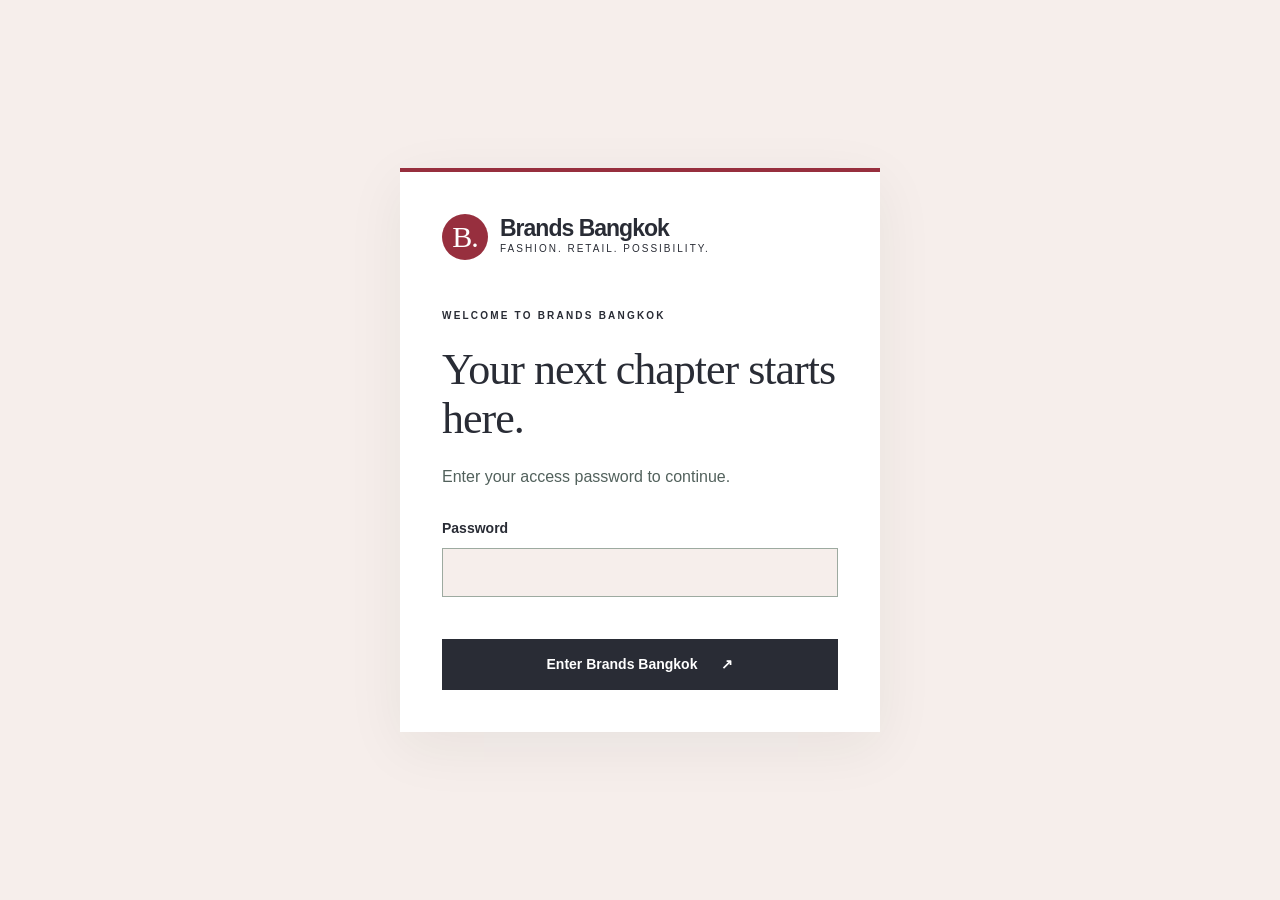
<file: locations/centralworld.html>
<!doctype html>
<html lang="en" class="access-locked"><head><meta charset="utf-8"><meta name="viewport" content="width=device-width,initial-scale=1"><meta name="robots" content="noindex,nofollow,noarchive"><meta name="description" content="Put your brand among international fashion, food, beauty and entertainment in the centre of Bangkok."><meta name="theme-color" content="#192a27"><title>CentralWorld · Location profile | Brands Bangkok</title><style>html.access-locked #site-content{display:none!important}#access-gate{display:none}html.access-locked #access-gate{display:grid}</style><script src="../assets/access.js"></script><link rel="icon" href="../assets/favicon.svg" type="image/svg+xml"><link rel="stylesheet" href="../assets/style.css?v=access-20261108"><link rel="stylesheet" href="../assets/location-themes.css?v=access-20261108"><script src="../assets/site.js" defer></script></head><body class="venue-page theme-centralworld"><section id="access-gate" aria-labelledby="access-title"><div class="access-card"><a class="brand" href="../index.html" aria-label="Brands Bangkok"><span class="brand-mark" aria-hidden="true">B.</span><span>Brands Bangkok<small>Fashion. Retail. Possibility.</small></span></a><p class="eyebrow">Welcome to Brands Bangkok</p><h1 id="access-title">Your next chapter starts here.</h1><p>Enter your access password to continue.</p><form id="access-form" action="#"><label for="access-password">Password</label><input id="access-password" type="password" autocomplete="current-password" required aria-describedby="access-error"><p id="access-error" role="alert" aria-live="polite"></p><button class="button" type="submit">Enter Brands Bangkok <span aria-hidden="true">↗</span></button></form><noscript><p>JavaScript is needed to enter this site. Please enable it in your browser.</p></noscript></div></section><div id="site-content"><a class="skip" href="#main">Skip to content</a><header class="header"><div class="wrap header-inner"><a class="brand" href="../index.html" aria-label="Brands Bangkok home"><span class="brand-mark" aria-hidden="true">B.</span><span>Brands Bangkok<small>Fashion. Retail. Possibility.</small></span></a><button class="menu" aria-expanded="false" aria-controls="navigation">Menu</button><nav class="nav" id="navigation" aria-label="Main navigation"><a href="../locations/index.html" aria-current="page">Discover locations</a><a href="../planning.html">Business services</a><a href="../about.html">About us</a></nav></div></header><main id="main"><div class="wrap"><section class="page-intro venue-intro"><p class="breadcrumb"><a href="../index.html">Home</a> / <a href="index.html">Locations</a> / CentralWorld</p><div class="venue-top"><p class="eyebrow">Ratchaprasong · Bangkok</p></div><div class="venue-title"><div><h1>CentralWorld</h1><p class="tagline">A city-scale stage for retail.</p></div><p class="lead">Put your brand among international fashion, food, beauty and entertainment in the centre of Bangkok.</p></div><dl class="facts"><div><dt>Retail setting</dt><dd>International fashion · Lifestyle · Events</dd></div><div><dt>Rail access</dt><dd>BTS Chit Lom / Siam</dd></div><div><dt>Neighbourhood</dt><dd>Ratchaprasong</dd></div></dl></section><section class="venue-gallery" aria-label="CentralWorld photographs"><div class="venue-photo-grid"><figure><div class="venue-photo-frame"><img src="../assets/centralworld-exterior.jpg" alt="Exterior of CentralWorld" width="1280" height="853" decoding="async" fetchpriority="high"></div><figcaption><span>Exterior</span><a href="../sources.html#photo-centralworld-0">Photo: Christophe95 · CC BY-SA 4.0</a></figcaption></figure><figure><div class="venue-photo-frame"><img src="../assets/centralworld-shopping.jpg" alt="Shopping interior of CentralWorld" width="1280" height="853" decoding="async" loading="lazy"></div><figcaption><span>Shopping interior</span><a href="../sources.html#photo-centralworld-1">Photo: Wpcpey · CC BY-SA 4.0</a></figcaption></figure></div></section><div class="venue-content profile-content"><div class="prose"><div class="profile-stories"><section class="profile-story"><h2>The retail character</h2><p>CentralWorld has a wide choice of clothing and sportswear. Uniqlo, Zara, Adidas and Nike are among the brands here. Visitors can shop, meet friends and spend a full day at the centre.</p></section><section class="profile-story"><h2>Around the address</h2><p>Ratchaprasong brings together large shopping centres, department stores and hotels. International fashion brands sit alongside luxury shopping at nearby Gaysorn Village. Events and seasonal promotions add to the activity around CentralWorld.</p></section><section class="profile-story"><h2>Getting here</h2><div class="access-box"><dl><div><dt>Train</dt><dd>BTS Chit Lom · Sukhumvit line</dd></div><div><dt>From the station</dt><dd>About 3–5 minutes from Exit 1.</dd></div><div><dt>Route</dt><dd>Covered raised walkway, above the main road.</dd></div><div><dt>Another route</dt><dd>BTS Siam, Exit 4, is also connected by a longer raised-walkway route.</dd></div></dl><p class="access-timing">Walking times are approximate, from the station exit to a shopping-centre entrance.</p><a class="text-link" href="../locations/index.html#access-map">See the rail access map ↗</a></div></section><section class="profile-story"><h2>A fashion business perspective</h2><p>A shop here can bring a new collection close to well-known fashion brands. There is room for a strong window display and a clear brand message. Different areas of the centre offer different settings for a launch.</p></section><section class="profile-story"><h2>Beyond fashion</h2><p>Restaurants, beauty stores, technology shops and entertainment bring people to the centre throughout the day. Fashion is part of a much wider shopping offer.</p></section></div><p class="space-enquiry"><a class="text-link" href="../rental.html?location=centralworld">Retail space enquiries ↗</a></p></div></div></div><section class="wrap related"><div class="section-heading"><div><p class="eyebrow">Keep exploring</p><h2>Another side of Bangkok.</h2></div><a class="text-link" href="index.html">All five locations ↗</a></div><div class="location-grid"><a class="location-card theme-siam-center" href="../locations/siam-center.html"><figure><img src="../assets/siam-center.jpg" alt="Exterior of Siam Center in Bangkok" loading="lazy" decoding="async" width="700" height="520"><span class="number">02</span></figure><p class="area">Siam</p><h3>Siam Center <span aria-hidden="true">↗</span></h3><p>Thai design · Street fashion · Creative retail</p><div class="rail">BTS Siam</div></a><a class="location-card theme-terminal-21-asok" href="../locations/terminal-21-asok.html"><figure><img src="../assets/terminal-21-asok.jpg" alt="Exterior of Terminal 21 Asok in Bangkok" loading="lazy" decoding="async" width="700" height="520"><span class="number">03</span></figure><p class="area">Asok · Sukhumvit</p><h3>Terminal 21 Asok <span aria-hidden="true">↗</span></h3><p>Local shops · Fashion · Dining</p><div class="rail">BTS Asok + MRT Sukhumvit</div></a></div></section></main><footer class="footer"><div class="wrap"><div class="footer-top"><a class="brand" href="../index.html"><span class="brand-mark" aria-hidden="true">B.</span><span>Brands Bangkok<small>Your next retail address.</small></span></a><div class="footer-links"><a href="../locations/index.html">Locations</a><a href="../planning.html">Business services</a><a href="../sources.html">Sources &amp; photo credits</a></div></div><div class="footer-bottom"><span>© 2026 Brands Bangkok · Fashion &amp; retail in Bangkok</span><button class="lock-button" data-lock>Lock site</button></div></div></footer></div></body></html>
</file>
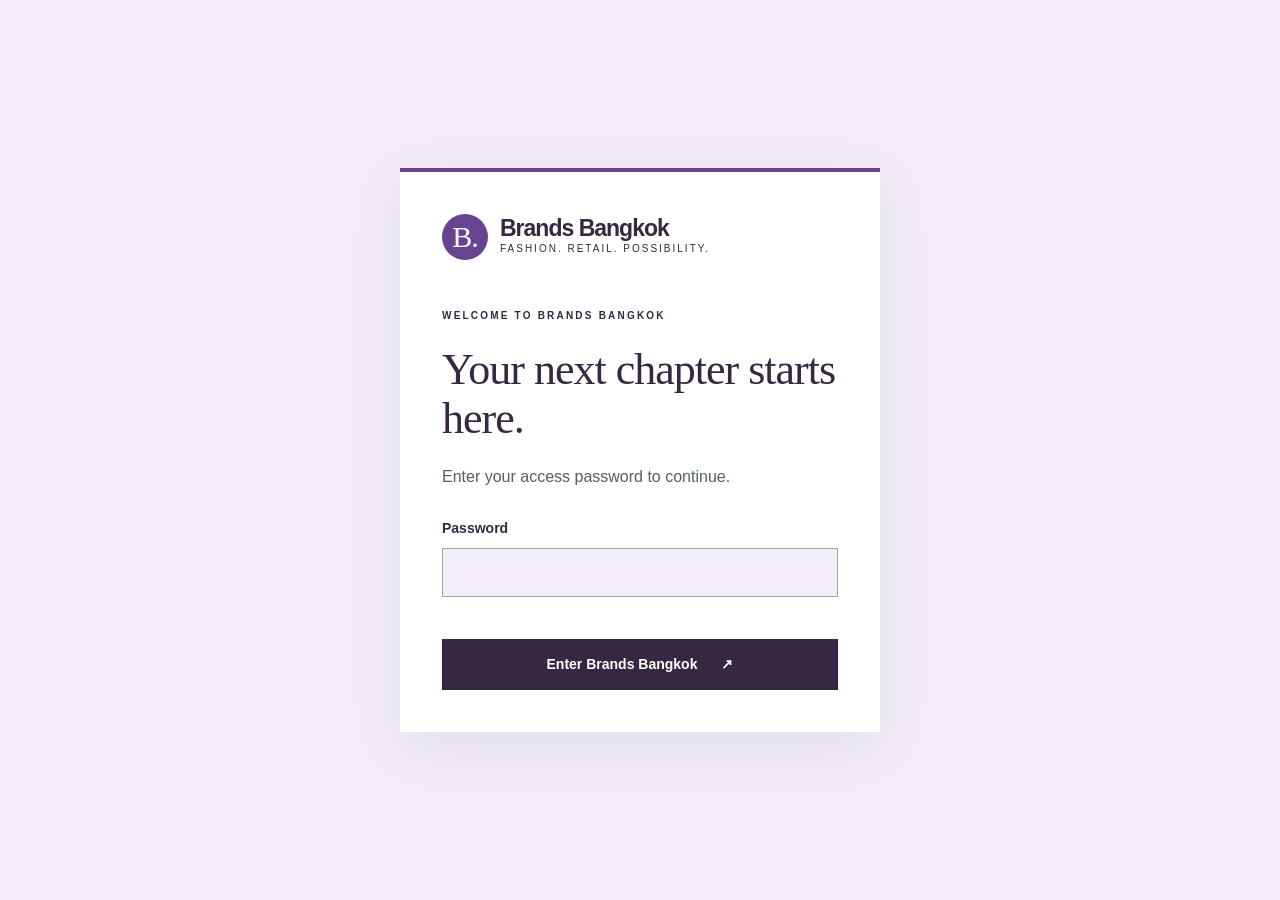
<file: locations/siam-center.html>
<!doctype html>
<html lang="en" class="access-locked"><head><meta charset="utf-8"><meta name="viewport" content="width=device-width,initial-scale=1"><meta name="robots" content="noindex,nofollow,noarchive"><meta name="description" content="Give your brand a home among fashion, design and new ideas in the Siam shopping district."><meta name="theme-color" content="#192a27"><title>Siam Center · Location profile | Brands Bangkok</title><style>html.access-locked #site-content{display:none!important}#access-gate{display:none}html.access-locked #access-gate{display:grid}</style><script src="../assets/access.js"></script><link rel="icon" href="../assets/favicon.svg" type="image/svg+xml"><link rel="stylesheet" href="../assets/style.css?v=access-20261108"><link rel="stylesheet" href="../assets/location-themes.css?v=access-20261108"><script src="../assets/site.js" defer></script></head><body class="venue-page theme-siam-center"><section id="access-gate" aria-labelledby="access-title"><div class="access-card"><a class="brand" href="../index.html" aria-label="Brands Bangkok"><span class="brand-mark" aria-hidden="true">B.</span><span>Brands Bangkok<small>Fashion. Retail. Possibility.</small></span></a><p class="eyebrow">Welcome to Brands Bangkok</p><h1 id="access-title">Your next chapter starts here.</h1><p>Enter your access password to continue.</p><form id="access-form" action="#"><label for="access-password">Password</label><input id="access-password" type="password" autocomplete="current-password" required aria-describedby="access-error"><p id="access-error" role="alert" aria-live="polite"></p><button class="button" type="submit">Enter Brands Bangkok <span aria-hidden="true">↗</span></button></form><noscript><p>JavaScript is needed to enter this site. Please enable it in your browser.</p></noscript></div></section><div id="site-content"><a class="skip" href="#main">Skip to content</a><header class="header"><div class="wrap header-inner"><a class="brand" href="../index.html" aria-label="Brands Bangkok home"><span class="brand-mark" aria-hidden="true">B.</span><span>Brands Bangkok<small>Fashion. Retail. Possibility.</small></span></a><button class="menu" aria-expanded="false" aria-controls="navigation">Menu</button><nav class="nav" id="navigation" aria-label="Main navigation"><a href="../locations/index.html" aria-current="page">Discover locations</a><a href="../planning.html">Business services</a><a href="../about.html">About us</a></nav></div></header><main id="main"><div class="wrap"><section class="page-intro venue-intro"><p class="breadcrumb"><a href="../index.html">Home</a> / <a href="index.html">Locations</a> / Siam Center</p><div class="venue-top"><p class="eyebrow">Siam · Bangkok</p></div><div class="venue-title"><div><h1>Siam Center</h1><p class="tagline">An address for new ideas.</p></div><p class="lead">Give your brand a home among fashion, design and new ideas in the Siam shopping district.</p></div><dl class="facts"><div><dt>Retail setting</dt><dd>Thai design · Street fashion · Creative retail</dd></div><div><dt>Rail access</dt><dd>BTS Siam</dd></div><div><dt>Neighbourhood</dt><dd>Siam</dd></div></dl></section><section class="venue-gallery" aria-label="Siam Center photographs"><div class="venue-photo-grid"><figure><div class="venue-photo-frame"><img src="../assets/siam-center.jpg" alt="Exterior of Siam Center" width="1280" height="853" decoding="async" fetchpriority="high"></div><figcaption><span>Exterior</span><a href="../sources.html#photo-siam-center-0">Photo: Idea Works Communications · CC BY-SA 4.0</a></figcaption></figure><figure><div class="venue-photo-frame"><img src="../assets/siam-center-shopping.jpg" alt="Shopping interior of Siam Center" width="1280" height="853" decoding="async" loading="lazy"></div><figcaption><span>Shopping interior</span><a href="../sources.html#photo-siam-center-1">Photo: Wpcpey · CC BY-SA 4.0</a></figcaption></figure></div></section><div class="venue-content profile-content"><div class="prose"><div class="profile-stories"><section class="profile-story"><h2>The retail character</h2><p>Siam Center brings together fashion, art, beauty and lifestyle shops. Thai designers are an important part of the offer. Absolute Siam Store sells products from several Thai brands.</p></section><section class="profile-story"><h2>Around the address</h2><p>Siam is a busy shopping area with fashion shops, cafés and several large shopping centres. Siam Square is nearby, with smaller shops and places to eat. Siam Paragon and Siam Discovery are also close.</p></section><section class="profile-story"><h2>Getting here</h2><div class="access-box"><dl><div><dt>Train</dt><dd>BTS Siam · Sukhumvit and Silom lines</dd></div><div><dt>From the station</dt><dd>About 1–2 minutes from Exit 2.</dd></div><div><dt>Route</dt><dd>Direct station link; no main-road crossing.</dd></div></dl><p class="access-timing">Walking times are approximate, from the station exit to a shopping-centre entrance.</p><a class="text-link" href="../locations/index.html#access-map">See the rail access map ↗</a></div></section><section class="profile-story"><h2>A fashion business perspective</h2><p>This is a place for new styles and brands with a clear identity. Clothing, accessories and creative displays are part of the shopping experience. A small collection can sit alongside Thai fashion and international styles.</p></section><section class="profile-story"><h2>Beyond fashion</h2><p>Beauty products, lifestyle shops, food and creative events add to the fashion offer. Visitors can explore more than clothing during their visit.</p></section></div><p class="space-enquiry"><a class="text-link" href="../rental.html?location=siam-center">Retail space enquiries ↗</a></p></div></div></div><section class="wrap related"><div class="section-heading"><div><p class="eyebrow">Keep exploring</p><h2>Another side of Bangkok.</h2></div><a class="text-link" href="index.html">All five locations ↗</a></div><div class="location-grid"><a class="location-card theme-terminal-21-asok" href="../locations/terminal-21-asok.html"><figure><img src="../assets/terminal-21-asok.jpg" alt="Exterior of Terminal 21 Asok in Bangkok" loading="lazy" decoding="async" width="700" height="520"><span class="number">03</span></figure><p class="area">Asok · Sukhumvit</p><h3>Terminal 21 Asok <span aria-hidden="true">↗</span></h3><p>Local shops · Fashion · Dining</p><div class="rail">BTS Asok + MRT Sukhumvit</div></a><a class="location-card theme-siam-paragon" href="../locations/siam-paragon.html"><figure><img src="../assets/siam-paragon-facade.jpg" alt="Exterior of Siam Paragon in Bangkok" loading="lazy" decoding="async" width="700" height="520"><span class="number">04</span></figure><p class="area">Siam</p><h3>Siam Paragon <span aria-hidden="true">↗</span></h3><p>Luxury fashion · International retail · Lifestyle</p><div class="rail">BTS Siam</div></a></div></section></main><footer class="footer"><div class="wrap"><div class="footer-top"><a class="brand" href="../index.html"><span class="brand-mark" aria-hidden="true">B.</span><span>Brands Bangkok<small>Your next retail address.</small></span></a><div class="footer-links"><a href="../locations/index.html">Locations</a><a href="../planning.html">Business services</a><a href="../sources.html">Sources &amp; photo credits</a></div></div><div class="footer-bottom"><span>© 2026 Brands Bangkok · Fashion &amp; retail in Bangkok</span><button class="lock-button" data-lock>Lock site</button></div></div></footer></div></body></html>
</file>
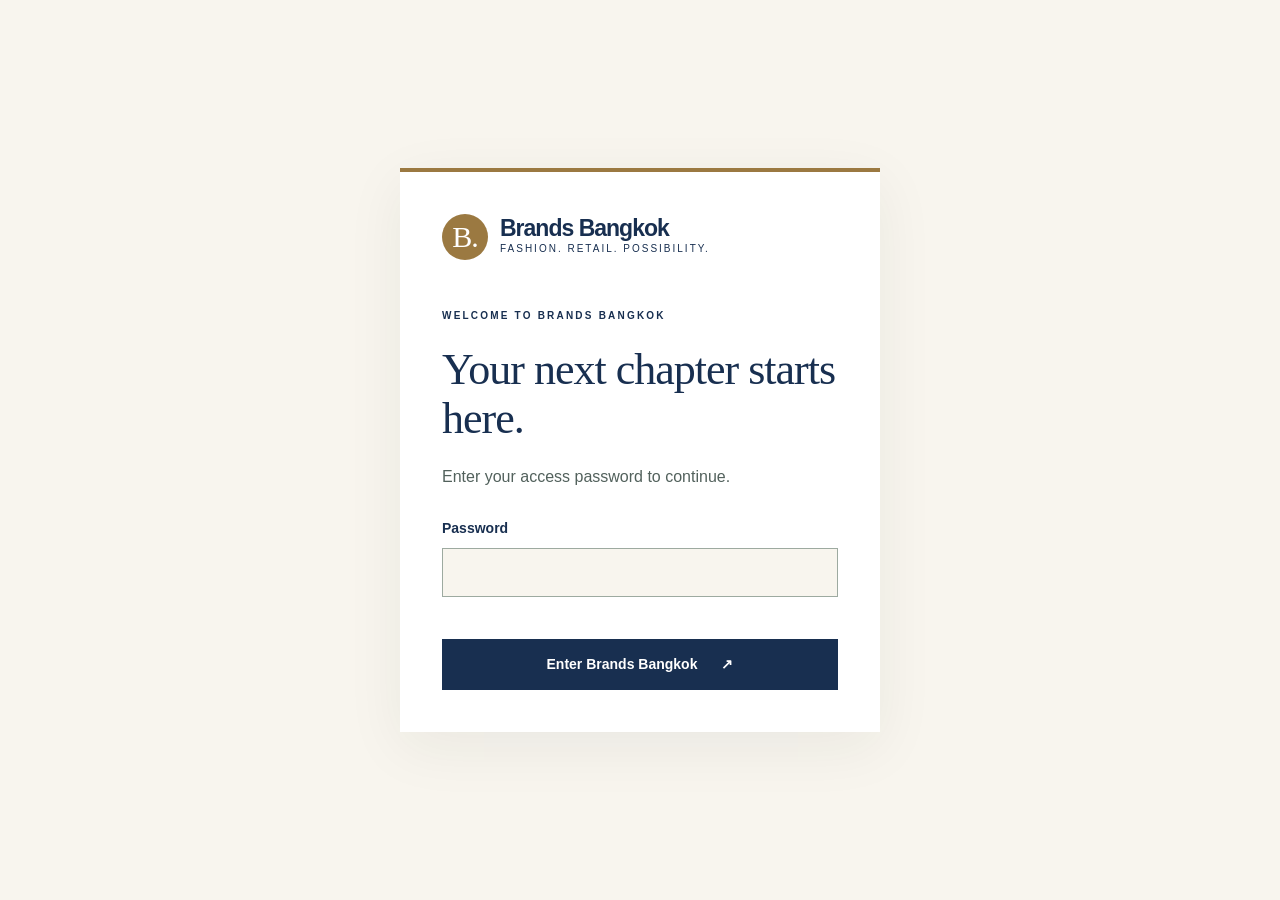
<file: locations/siam-paragon.html>
<!doctype html>
<html lang="en" class="access-locked"><head><meta charset="utf-8"><meta name="viewport" content="width=device-width,initial-scale=1"><meta name="robots" content="noindex,nofollow,noarchive"><meta name="description" content="Show your brand in a well-known Bangkok shopping centre with international fashion, restaurants and entertainment."><meta name="theme-color" content="#192a27"><title>Siam Paragon · Location profile | Brands Bangkok</title><style>html.access-locked #site-content{display:none!important}#access-gate{display:none}html.access-locked #access-gate{display:grid}</style><script src="../assets/access.js"></script><link rel="icon" href="../assets/favicon.svg" type="image/svg+xml"><link rel="stylesheet" href="../assets/style.css?v=access-20261108"><link rel="stylesheet" href="../assets/location-themes.css?v=access-20261108"><script src="../assets/site.js" defer></script></head><body class="venue-page theme-siam-paragon"><section id="access-gate" aria-labelledby="access-title"><div class="access-card"><a class="brand" href="../index.html" aria-label="Brands Bangkok"><span class="brand-mark" aria-hidden="true">B.</span><span>Brands Bangkok<small>Fashion. Retail. Possibility.</small></span></a><p class="eyebrow">Welcome to Brands Bangkok</p><h1 id="access-title">Your next chapter starts here.</h1><p>Enter your access password to continue.</p><form id="access-form" action="#"><label for="access-password">Password</label><input id="access-password" type="password" autocomplete="current-password" required aria-describedby="access-error"><p id="access-error" role="alert" aria-live="polite"></p><button class="button" type="submit">Enter Brands Bangkok <span aria-hidden="true">↗</span></button></form><noscript><p>JavaScript is needed to enter this site. Please enable it in your browser.</p></noscript></div></section><div id="site-content"><a class="skip" href="#main">Skip to content</a><header class="header"><div class="wrap header-inner"><a class="brand" href="../index.html" aria-label="Brands Bangkok home"><span class="brand-mark" aria-hidden="true">B.</span><span>Brands Bangkok<small>Fashion. Retail. Possibility.</small></span></a><button class="menu" aria-expanded="false" aria-controls="navigation">Menu</button><nav class="nav" id="navigation" aria-label="Main navigation"><a href="../locations/index.html" aria-current="page">Discover locations</a><a href="../planning.html">Business services</a><a href="../about.html">About us</a></nav></div></header><main id="main"><div class="wrap"><section class="page-intro venue-intro"><p class="breadcrumb"><a href="../index.html">Home</a> / <a href="index.html">Locations</a> / Siam Paragon</p><div class="venue-top"><p class="eyebrow">Siam · Bangkok</p></div><div class="venue-title"><div><h1>Siam Paragon</h1><p class="tagline">A prominent place to be seen.</p></div><p class="lead">Show your brand in a well-known Bangkok shopping centre with international fashion, restaurants and entertainment.</p></div><dl class="facts"><div><dt>Retail setting</dt><dd>Luxury fashion · International retail · Lifestyle</dd></div><div><dt>Rail access</dt><dd>BTS Siam</dd></div><div><dt>Neighbourhood</dt><dd>Siam</dd></div></dl></section><section class="venue-gallery" aria-label="Siam Paragon photographs"><div class="venue-photo-grid"><figure><div class="venue-photo-frame"><img src="../assets/siam-paragon-facade.jpg" alt="Exterior of Siam Paragon" width="1280" height="853" decoding="async" fetchpriority="high"></div><figcaption><span>Exterior</span><a href="../sources.html#photo-siam-paragon-0">Photo: Idea Works Communications · CC BY-SA 4.0</a></figcaption></figure><figure><div class="venue-photo-frame"><img src="../assets/siam-paragon-shopping.jpg" alt="Shopping interior of Siam Paragon" width="1280" height="853" decoding="async" loading="lazy"></div><figcaption><span>Shopping interior</span><a href="../sources.html#photo-siam-paragon-1">Photo: Wpcpey · CC BY-SA 4.0</a></figcaption></figure></div></section><div class="venue-content profile-content"><div class="prose"><div class="profile-stories"><section class="profile-story"><h2>The retail character</h2><p>Siam Paragon is known for luxury fashion. It also has brands such as H&amp;M, Uniqlo, Zara and United Arrows. Visitors can find both luxury labels and everyday clothing in the same centre.</p></section><section class="profile-story"><h2>Around the address</h2><p>Siam Paragon is in a busy fashion and shopping area. Siam Center and Siam Discovery are nearby, while Siam Square offers smaller shops and cafés. Visitors can explore several shopping destinations in one trip.</p></section><section class="profile-story"><h2>Getting here</h2><div class="access-box"><dl><div><dt>Train</dt><dd>BTS Siam · Sukhumvit and Silom lines</dd></div><div><dt>From the station</dt><dd>About 1–2 minutes from Exit 3.</dd></div><div><dt>Route</dt><dd>Direct station link; no main-road crossing.</dd></div></dl><p class="access-timing">Walking times are approximate, from the station exit to a shopping-centre entrance.</p><a class="text-link" href="../locations/index.html#access-map">See the rail access map ↗</a></div></section><section class="profile-story"><h2>A fashion business perspective</h2><p>A fashion shop here puts a collection in a setting with well-known brands and high-quality displays. Spaces on different floors offer different surroundings and nearby shops.</p></section><section class="profile-story"><h2>Beyond fashion</h2><p>Home products, technology, beauty, food and entertainment add to the fashion offer. Visitors have many reasons to spend time at the centre.</p></section></div><p class="space-enquiry"><a class="text-link" href="../rental.html?location=siam-paragon">Retail space enquiries ↗</a></p></div></div></div><section class="wrap related"><div class="section-heading"><div><p class="eyebrow">Keep exploring</p><h2>Another side of Bangkok.</h2></div><a class="text-link" href="index.html">All five locations ↗</a></div><div class="location-grid"><a class="location-card theme-central-embassy" href="../locations/central-embassy.html"><figure><img src="../assets/central-embassy.jpg" alt="Around the address of Central Embassy in Bangkok" loading="lazy" decoding="async" width="700" height="520"><span class="number">05</span></figure><p class="area">Ploen Chit</p><h3>Central Embassy <span aria-hidden="true">↗</span></h3><p>Luxury · Design · Dining</p><div class="rail">BTS Phloen Chit</div></a><a class="location-card theme-centralworld" href="../locations/centralworld.html"><figure><img src="../assets/centralworld-exterior.jpg" alt="Exterior of CentralWorld in Bangkok" loading="lazy" decoding="async" width="700" height="520"><span class="number">01</span></figure><p class="area">Ratchaprasong</p><h3>CentralWorld <span aria-hidden="true">↗</span></h3><p>International fashion · Lifestyle · Events</p><div class="rail">BTS Chit Lom / Siam</div></a></div></section></main><footer class="footer"><div class="wrap"><div class="footer-top"><a class="brand" href="../index.html"><span class="brand-mark" aria-hidden="true">B.</span><span>Brands Bangkok<small>Your next retail address.</small></span></a><div class="footer-links"><a href="../locations/index.html">Locations</a><a href="../planning.html">Business services</a><a href="../sources.html">Sources &amp; photo credits</a></div></div><div class="footer-bottom"><span>© 2026 Brands Bangkok · Fashion &amp; retail in Bangkok</span><button class="lock-button" data-lock>Lock site</button></div></div></footer></div></body></html>
</file>
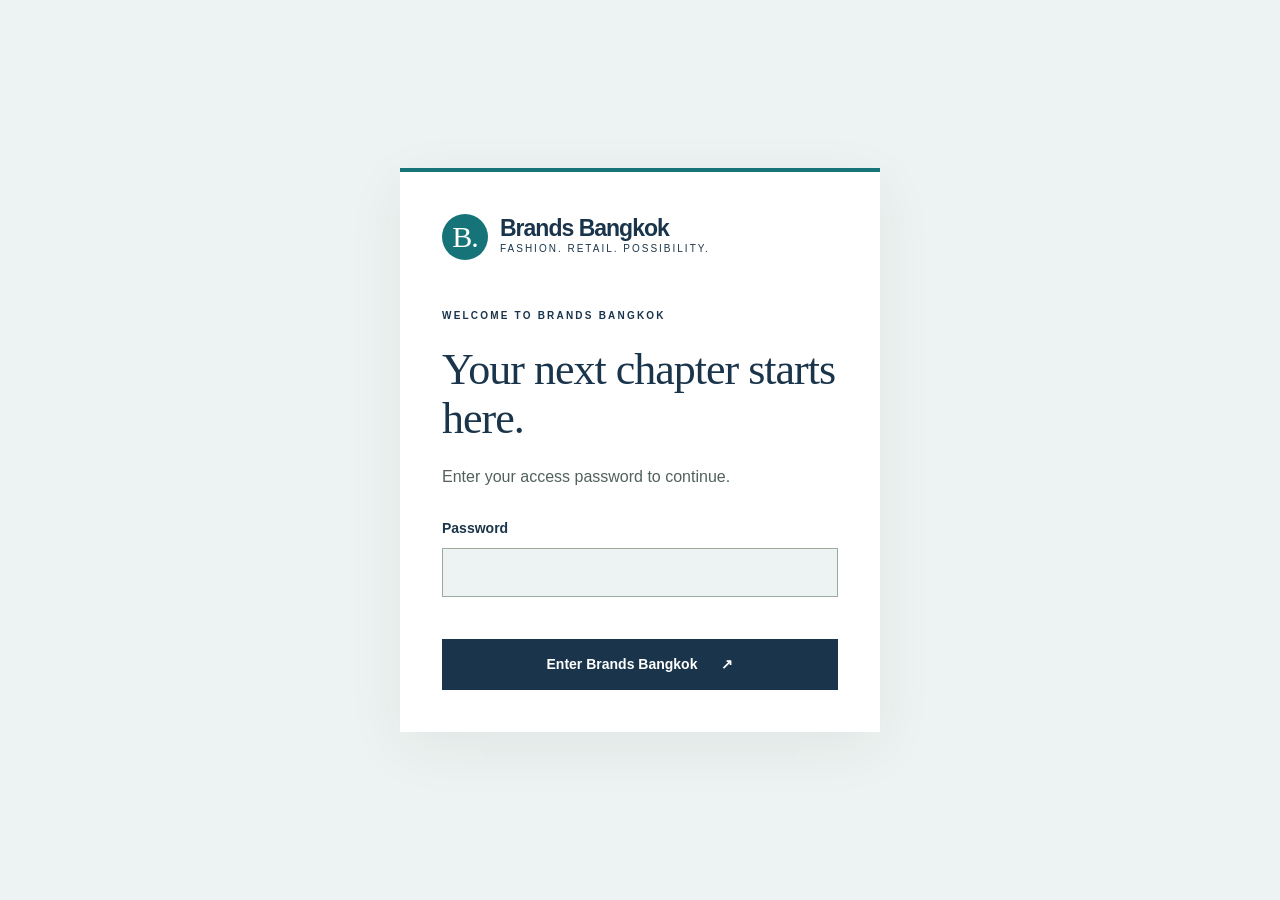
<file: locations/terminal-21-asok.html>
<!doctype html>
<html lang="en" class="access-locked"><head><meta charset="utf-8"><meta name="viewport" content="width=device-width,initial-scale=1"><meta name="robots" content="noindex,nofollow,noarchive"><meta name="description" content="Bring your collection to a shopping centre where local shops meet visitors from across the city."><meta name="theme-color" content="#192a27"><title>Terminal 21 Asok · Location profile | Brands Bangkok</title><style>html.access-locked #site-content{display:none!important}#access-gate{display:none}html.access-locked #access-gate{display:grid}</style><script src="../assets/access.js"></script><link rel="icon" href="../assets/favicon.svg" type="image/svg+xml"><link rel="stylesheet" href="../assets/style.css?v=access-20261108"><link rel="stylesheet" href="../assets/location-themes.css?v=access-20261108"><script src="../assets/site.js" defer></script></head><body class="venue-page theme-terminal-21-asok"><section id="access-gate" aria-labelledby="access-title"><div class="access-card"><a class="brand" href="../index.html" aria-label="Brands Bangkok"><span class="brand-mark" aria-hidden="true">B.</span><span>Brands Bangkok<small>Fashion. Retail. Possibility.</small></span></a><p class="eyebrow">Welcome to Brands Bangkok</p><h1 id="access-title">Your next chapter starts here.</h1><p>Enter your access password to continue.</p><form id="access-form" action="#"><label for="access-password">Password</label><input id="access-password" type="password" autocomplete="current-password" required aria-describedby="access-error"><p id="access-error" role="alert" aria-live="polite"></p><button class="button" type="submit">Enter Brands Bangkok <span aria-hidden="true">↗</span></button></form><noscript><p>JavaScript is needed to enter this site. Please enable it in your browser.</p></noscript></div></section><div id="site-content"><a class="skip" href="#main">Skip to content</a><header class="header"><div class="wrap header-inner"><a class="brand" href="../index.html" aria-label="Brands Bangkok home"><span class="brand-mark" aria-hidden="true">B.</span><span>Brands Bangkok<small>Fashion. Retail. Possibility.</small></span></a><button class="menu" aria-expanded="false" aria-controls="navigation">Menu</button><nav class="nav" id="navigation" aria-label="Main navigation"><a href="../locations/index.html" aria-current="page">Discover locations</a><a href="../planning.html">Business services</a><a href="../about.html">About us</a></nav></div></header><main id="main"><div class="wrap"><section class="page-intro venue-intro"><p class="breadcrumb"><a href="../index.html">Home</a> / <a href="index.html">Locations</a> / Terminal 21 Asok</p><div class="venue-top"><p class="eyebrow">Asok · Sukhumvit · Bangkok</p></div><div class="venue-title"><div><h1>Terminal 21 Asok</h1><p class="tagline">Where journeys meet shopping.</p></div><p class="lead">Bring your collection to a shopping centre where local shops meet visitors from across the city.</p></div><dl class="facts"><div><dt>Retail setting</dt><dd>Local shops · Fashion · Dining</dd></div><div><dt>Rail access</dt><dd>BTS Asok + MRT Sukhumvit</dd></div><div><dt>Neighbourhood</dt><dd>Asok · Sukhumvit</dd></div></dl></section><section class="venue-gallery" aria-label="Terminal 21 Asok photographs"><div class="venue-photo-grid"><figure><div class="venue-photo-frame"><img src="../assets/terminal-21-asok.jpg" alt="Exterior of Terminal 21 Asok" width="1280" height="853" decoding="async" fetchpriority="high"></div><figcaption><span>Exterior</span><a href="../sources.html#photo-terminal-21-asok-0">Photo: Francisco Anzola · CC BY 2.0</a></figcaption></figure><figure><div class="venue-photo-frame"><img src="../assets/terminal-21-asok-shopping.jpg" alt="Shopping interior of Terminal 21 Asok" width="1280" height="853" decoding="async" loading="lazy"></div><figcaption><span>Shopping interior</span><a href="../sources.html#photo-terminal-21-asok-1">Photo: Wpcpey · CC BY-SA 4.0</a></figcaption></figure></div></section><div class="venue-content profile-content"><div class="prose"><div class="profile-stories"><section class="profile-story"><h2>The retail character</h2><p>Terminal 21 Asok has an airport theme. Different areas are based on cities such as Tokyo, London and San Francisco. Local shops sell fashion alongside restaurants and entertainment.</p></section><section class="profile-story"><h2>Around the address</h2><p>The centre is in Asok, where office buildings, hotels, restaurants and shops meet. The BTS and MRT stations connect this area with other parts of Bangkok.</p></section><section class="profile-story"><h2>Getting here</h2><div class="access-box"><dl><div><dt>Train</dt><dd>BTS Asok · Sukhumvit line / MRT Sukhumvit · Blue line</dd></div><div><dt>From the station</dt><dd>BTS Exit 1: about 1–2 minutes. MRT Exit 3: about 2–3 minutes.</dd></div><div><dt>Route</dt><dd>Covered raised BTS link. MRT Exit 3 is on the shopping-centre side of the road.</dd></div></dl><p class="access-timing">Walking times are approximate, from the station exit to a shopping-centre entrance.</p><a class="text-link" href="../locations/index.html#access-map">See the rail access map ↗</a></div></section><section class="profile-story"><h2>A fashion business perspective</h2><p>Smaller shops give this centre a different feel from a row of large international stores. A compact space can show a focused clothing range, with a clear display and prices that are easy to see.</p></section><section class="profile-story"><h2>Beyond fashion</h2><p>Food and film are also part of the centre's offer. People can combine a meal or a cinema visit with time in the shops.</p></section></div><p class="space-enquiry"><a class="text-link" href="../rental.html?location=terminal-21-asok">Retail space enquiries ↗</a></p></div></div></div><section class="wrap related"><div class="section-heading"><div><p class="eyebrow">Keep exploring</p><h2>Another side of Bangkok.</h2></div><a class="text-link" href="index.html">All five locations ↗</a></div><div class="location-grid"><a class="location-card theme-siam-paragon" href="../locations/siam-paragon.html"><figure><img src="../assets/siam-paragon-facade.jpg" alt="Exterior of Siam Paragon in Bangkok" loading="lazy" decoding="async" width="700" height="520"><span class="number">04</span></figure><p class="area">Siam</p><h3>Siam Paragon <span aria-hidden="true">↗</span></h3><p>Luxury fashion · International retail · Lifestyle</p><div class="rail">BTS Siam</div></a><a class="location-card theme-central-embassy" href="../locations/central-embassy.html"><figure><img src="../assets/central-embassy.jpg" alt="Around the address of Central Embassy in Bangkok" loading="lazy" decoding="async" width="700" height="520"><span class="number">05</span></figure><p class="area">Ploen Chit</p><h3>Central Embassy <span aria-hidden="true">↗</span></h3><p>Luxury · Design · Dining</p><div class="rail">BTS Phloen Chit</div></a></div></section></main><footer class="footer"><div class="wrap"><div class="footer-top"><a class="brand" href="../index.html"><span class="brand-mark" aria-hidden="true">B.</span><span>Brands Bangkok<small>Your next retail address.</small></span></a><div class="footer-links"><a href="../locations/index.html">Locations</a><a href="../planning.html">Business services</a><a href="../sources.html">Sources &amp; photo credits</a></div></div><div class="footer-bottom"><span>© 2026 Brands Bangkok · Fashion &amp; retail in Bangkok</span><button class="lock-button" data-lock>Lock site</button></div></div></footer></div></body></html>
</file>
<file: assets/style.css>
:root{--ink:#192a27;--muted:#52615c;--paper:#f7f5ef;--white:#fff;--accent:#b5412a;--line:#d9ddd2;--lime:#e5e9cc;--serif:Georgia,'Times New Roman',serif;--sans:'Segoe UI',Arial,sans-serif}
*{box-sizing:border-box}html{scroll-behavior:smooth;scroll-padding-top:100px}body{margin:0;background:var(--paper);color:var(--ink);font:17px/1.65 var(--sans)}a{color:inherit;text-underline-offset:4px}a:hover{color:var(--accent)}button,input{font:inherit}img{display:block;max-width:100%}button,a{-webkit-tap-highlight-color:transparent}a:focus-visible,button:focus-visible{outline:3px solid var(--accent);outline-offset:5px}.skip{position:absolute;left:12px;top:-100px;z-index:100;background:white;padding:12px}.skip:focus{top:12px}
.wrap{width:min(1180px,calc(100% - 80px));margin-inline:auto}.header{border-bottom:1px solid var(--line);background:var(--paper);position:sticky;top:0;z-index:20}.header-inner{display:flex;align-items:center;justify-content:space-between;gap:28px;min-height:92px}.brand{text-decoration:none;display:flex;gap:12px;align-items:center;line-height:1.05;font-weight:750;letter-spacing:-1px;font-size:23px}.brand-mark{display:flex;align-items:center;justify-content:center;background:var(--accent);color:#fff;font:30px var(--serif);height:46px;width:46px;border-radius:50%}.brand small{display:block;font:10px/1.8 var(--sans);letter-spacing:2px;text-transform:uppercase}.nav{display:flex;gap:30px;align-items:center}.nav a{text-decoration:none;font-size:14px;font-weight:600}.nav a[aria-current=page]{text-decoration:underline;text-decoration-color:var(--accent);text-decoration-thickness:2px;text-underline-offset:8px}.nav .nav-cta{border:1px solid var(--ink);padding:9px 17px}.menu{display:none;background:transparent;border:1px solid var(--line);padding:8px 13px;cursor:pointer}
.eyebrow{font-size:12px;text-transform:uppercase;letter-spacing:2.2px;font-weight:700;color:var(--accent);margin:0 0 20px}.hero{display:grid;grid-template-columns:1fr 1fr;min-height:640px;padding-top:42px;padding-bottom:48px;gap:50px;align-items:center}.hero h1{font:clamp(48px,5.5vw,82px)/1.03 var(--serif);letter-spacing:-2.6px;margin:0 0 28px;font-weight:400}.hero h1 em{color:var(--accent);font-style:italic}.hero .lead{font-size:19px;line-height:1.65;max-width:490px}.lead{font-size:20px;line-height:1.65;color:var(--muted);max-width:760px}.hero-photo{position:relative;align-self:stretch;min-height:520px;overflow:hidden;border-radius:160px 0 0 0;background:#293c3b}.hero-photo img{height:100%;width:100%;object-fit:cover;position:absolute;inset:0}.photo-label{position:absolute;bottom:20px;left:22px;color:white;background:rgba(14,28,30,.8);font-size:12px;padding:9px 14px;z-index:1}.actions{display:flex;gap:22px;flex-wrap:wrap;align-items:center;margin-top:30px}.button{display:inline-flex;align-items:center;justify-content:center;gap:24px;padding:13px 23px;background:var(--ink);color:#fff;border:1px solid var(--ink);text-decoration:none;font-size:14px;font-weight:650;cursor:pointer}.button:hover{background:var(--accent);border-color:var(--accent);color:#fff}.button.light{background:transparent;color:var(--ink)}.button.light:hover{background:var(--ink);color:white}.text-link{font-size:14px;font-weight:650}.strap{display:flex;justify-content:space-between;gap:20px;padding:22px 0;border-block:1px solid var(--line);font-size:12px;text-transform:uppercase;letter-spacing:1.5px}.strap span{display:flex;gap:12px;align-items:center}.dot{height:7px;width:7px;background:var(--accent);border-radius:50%}
section.section{padding:80px 0}.section-heading{display:flex;justify-content:space-between;align-items:end;gap:30px;margin-bottom:35px}.section-heading h2,h2.section-title{font:44px/1.15 var(--serif);font-weight:400;margin:0;letter-spacing:-1px}.section-heading p{max-width:420px;font-size:16px;color:var(--muted);margin:0}.location-grid{display:grid;grid-template-columns:repeat(3,1fr);gap:36px 26px}.location-card{text-decoration:none;display:block}.location-card figure{margin:0;overflow:hidden;background:#d9ddd2;aspect-ratio:1.35;position:relative}.location-card img{width:100%;height:100%;object-fit:cover;transition:transform .4s ease}.location-card:hover img{transform:scale(1.04)}.location-card .number{position:absolute;top:14px;left:14px;background:var(--paper);padding:3px 10px;font-size:12px}.location-card .area{font-size:11px;text-transform:uppercase;letter-spacing:1.3px;color:var(--accent);margin:16px 0 3px}.location-card h3{font:29px/1.2 var(--serif);margin:0 0 8px}.location-card p{font-size:15px;color:var(--muted);margin:0 0 9px}.location-card .rail{border-top:1px solid var(--line);padding-top:12px;font-size:12px;font-weight:600}.feature{background:var(--lime);padding:55px;display:grid;grid-template-columns:1fr 1fr;gap:70px}.feature h2{font:42px/1.15 var(--serif);font-weight:400;margin:0 0 20px}.feature p{color:#3e5145;margin:0 0 20px}.feature .feature-list{display:grid;gap:20px}.feature-list article{border-top:1px solid #bbc4a8;padding-top:16px}.feature-list h3{font-size:17px;margin:0 0 4px}.feature-list p{font-size:15px;margin:0}
.page-intro{padding:65px 0 38px}.page-intro h1{font:clamp(44px,6vw,70px)/1.1 var(--serif);font-weight:400;letter-spacing:-2px;margin:0 0 22px}.breadcrumb{font-size:12px;color:var(--muted);margin:28px 0}.breadcrumb a{color:inherit}.venue-hero{position:relative;height:410px;background:var(--ink);overflow:hidden}.venue-hero img{width:100%;height:100%;object-fit:cover}.venue-top{display:flex;justify-content:space-between;align-items:center;margin-bottom:20px;gap:20px}.venue-top .eyebrow{margin:0}.page-intro.venue-intro{padding-top:22px}.venue-title{display:grid;grid-template-columns:1fr 1fr;gap:65px;align-items:center}.venue-title h1{font-size:clamp(44px,5vw,65px);margin:0 0 12px}.venue-title .tagline{font:25px/1.3 var(--serif);margin:0}.venue-title .lead{font-size:18px}.facts{display:grid;grid-template-columns:1fr 1fr 1fr;border-block:1px solid var(--line);margin-top:30px;padding:20px 0;gap:30px}.facts dt{font-size:11px;text-transform:uppercase;letter-spacing:1.5px;color:var(--muted)}.facts dd{margin:5px 0 0;font-size:15px;font-weight:600}.venue-content{display:grid;grid-template-columns:minmax(0,1.65fr) minmax(280px,1fr);gap:75px;padding:52px 0 70px}.prose h2{font:30px/1.2 var(--serif);font-weight:400;margin:0 0 15px}.prose p{margin:0 0 33px;color:#374942;line-height:1.8}.prose h3{font:23px var(--serif);font-weight:400}.offer{background:var(--white);border-top:4px solid var(--accent);padding:30px;align-self:start}.offer .eyebrow{font-size:10px;margin-bottom:13px}.offer h2{font:30px/1.2 var(--serif);margin:0 0 15px;font-weight:400}.offer p{font-size:14px;line-height:1.7}.offer .price{font-size:31px;line-height:1.2;font-weight:700;letter-spacing:-1px;margin:20px 0 4px}.offer .price small{font-size:12px;letter-spacing:0;font-weight:400}.offer dl{margin:24px 0}.offer dl div{display:flex;justify-content:space-between;border-bottom:1px solid var(--line);padding:9px 0;gap:18px;font-size:13px}.offer dd{margin:0;font-weight:650}.offer .disclosure{font-size:11px;color:var(--muted);border-top:1px solid var(--line);padding-top:17px}.check{padding:25px 28px;background:var(--lime);border-left:3px solid #63794c;margin:15px 0 35px}.check h2{font-size:25px}.check p{font-size:15px;margin:0}.source-detail{border-top:1px solid var(--line);padding:18px 0;font-size:13px}.source-detail summary{cursor:pointer;font-weight:600}.source-detail ul{padding-left:19px}.photo-credit{font-size:11px;color:var(--muted);margin:10px 0 0}.related{padding-top:50px;border-top:1px solid var(--line)}.related .location-grid{grid-template-columns:repeat(2,1fr)}.related .location-card figure{aspect-ratio:2}
.editorial{max-width:800px;margin:0 auto;padding-bottom:70px}.editorial h2{font:34px/1.3 var(--serif);font-weight:400;margin:44px 0 15px}.editorial p{color:#374942}.editorial li{margin-bottom:10px}.editorial .steps{counter-reset:steps;list-style:none;padding:0}.steps li{counter-increment:steps;border-top:1px solid var(--line);padding:25px 0 25px 55px;position:relative}.steps li:before{content:'0' counter(steps);position:absolute;left:0;color:var(--accent);font-size:14px}.steps h2{margin:0 0 10px;font-size:27px}.steps p{margin:0}.source-block{border-top:1px solid var(--line);padding:20px 0}.source-block h2{font-size:27px;margin:0 0 10px}.source-block li{font-size:15px}.note{border-left:3px solid var(--accent);padding:16px 22px;background:#eeece4;font-size:14px}.footer{background:var(--ink);color:#f2f1e8;margin-top:45px;padding:50px 0 26px}.footer-top{display:flex;justify-content:space-between;gap:30px;border-bottom:1px solid #4a5b50;padding-bottom:35px;margin-bottom:20px}.footer .brand{color:white}.footer .brand-mark{background:#f2f1e8;color:var(--ink)}.footer-links{display:flex;gap:25px;align-items:center;font-size:13px;flex-wrap:wrap}.footer p{font-size:11px;line-height:1.8;color:#bbc7bc;max-width:900px}.footer-bottom{display:flex;justify-content:space-between;gap:20px;font-size:10px;text-transform:uppercase;letter-spacing:1px}
@media(min-width:950px){.location-grid .location-card:nth-child(4),.location-grid .location-card:nth-child(5){grid-column:span 1}}@media(max-width:950px){.wrap{width:calc(100% - 44px)}.hero{gap:28px;min-height:560px}.hero-photo{min-height:480px;border-top-left-radius:120px}.hero h1{font-size:60px}.location-grid{grid-template-columns:repeat(2,1fr)}.feature{gap:35px;padding:35px}.venue-content{gap:35px}.venue-title{gap:30px}.nav{gap:18px}.nav a{font-size:12px}}@media(max-width:650px){body{font-size:16px}.wrap{width:calc(100% - 36px)}.header-inner{min-height:76px;flex-wrap:wrap;gap:0}.brand{font-size:20px}.brand-mark{height:39px;width:39px;font-size:25px}.brand small{font-size:8px}.menu{display:block;font-size:12px}.nav{width:100%;display:flex;flex-wrap:wrap;gap:16px;padding:15px 0;border-top:1px solid var(--line)}.nav a{font-size:13px}.nav .nav-cta{padding:5px 10px}.js .nav{display:none}.js .nav.open{display:flex}.hero{grid-template-columns:1fr;gap:30px;padding-top:36px}.hero h1{font-size:57px;letter-spacing:-2px}.hero .lead{font-size:17px}.hero-photo{min-height:340px;border-top-left-radius:95px}.strap{flex-wrap:wrap;gap:12px;font-size:10px;justify-content:flex-start}.section-heading{display:block}.section-heading h2,h2.section-title{font-size:36px;margin-bottom:18px}.section-heading p{font-size:15px}.location-grid{grid-template-columns:1fr;gap:35px}.location-card h3{font-size:28px}.location-card figure{aspect-ratio:1.55}.feature{grid-template-columns:1fr;gap:25px;padding:28px}.feature h2{font-size:34px}.section.section{padding:52px 0}.venue-title{grid-template-columns:1fr;gap:10px}.venue-title h1{font-size:49px}.venue-hero{height:270px}.venue-content{grid-template-columns:1fr;gap:20px;padding-top:35px}.facts{grid-template-columns:1fr;gap:14px}.facts dt{display:inline}.facts dd{display:block;margin:3px 0}.venue-top{align-items:flex-start}.venue-top .button{font-size:11px;padding:8px 12px;white-space:nowrap}.venue-top .eyebrow{font-size:10px;letter-spacing:1px}.related .location-grid{grid-template-columns:1fr}.footer-top{flex-direction:column}.footer-links{gap:16px}.page-intro{padding-top:40px}.page-intro h1{font-size:49px}.lead{font-size:18px}.footer-bottom{flex-wrap:wrap}.eyebrow{font-size:10px}.offer{padding:25px}}
@media(prefers-reduced-motion:reduce){html{scroll-behavior:auto}*,*:before,*:after{transition:none!important;animation:none!important}}
@media print{@page{size:A4;margin:15mm}body{background:white;font:10pt/1.5 Arial,sans-serif;color:#111}.wrap{width:100%}.header{position:static;border-bottom:1px solid #999}.header-inner{min-height:55px}.brand{font-size:17pt}.brand-mark{height:32px;width:32px;font-size:20pt}.nav,.menu,.skip,.actions,.strap,.footer-links,.print-button,.related,.hero-photo,.photo-label{display:none!important}.page-intro{padding:18px 0}.page-intro h1,.venue-title h1{font-size:30pt;letter-spacing:0}.venue-title{display:block}.venue-title .lead{font-size:11pt}.venue-hero{height:130px}.venue-hero img{object-fit:cover}.facts{grid-template-columns:repeat(3,1fr);gap:15px;margin-top:15px;padding:10px 0}.facts dd{font-size:9pt}.venue-content{display:block;padding:20px 0}.prose h2{font-size:17pt;margin-bottom:7px;break-after:avoid}.prose p{margin-bottom:17px;line-height:1.55}.offer{border:1px solid #888;border-top:3px solid #333;padding:18px;break-inside:avoid;margin-top:20px}.offer h2{font-size:20pt}.offer p{font-size:9pt}.offer .price{font-size:22pt}.offer dl{margin:10px 0}.offer dl div{padding:5px 0}.offer .disclosure{font-size:8pt}.check{background:transparent;border:1px solid #aaa;padding:15px;break-inside:avoid}.check p{font-size:10pt}.source-detail{display:none}.photo-credit{font-size:7pt}.footer{background:white;color:#333;margin-top:15px;padding:10px 0;border-top:1px solid #999}.footer-top{display:none}.footer p{font-size:8pt;color:#333}.footer-bottom{font-size:7pt}.location-grid{grid-template-columns:1fr 1fr}.location-card{break-inside:avoid}.location-card figure{height:120px;aspect-ratio:auto}.location-card h3{font-size:17pt}.hero{display:block;min-height:0;padding:20px 0}.hero h1{font-size:35pt}.hero .lead{font-size:11pt}.section.section{padding:25px 0}.section-heading h2{font-size:23pt}.feature{display:block;background:transparent;border:1px solid #aaa;padding:20px}.feature h2{font-size:23pt}.source-block{break-inside:avoid}a{color:#111}.editorial{padding:0}}


/* Access screen */
#access-gate{min-height:100svh;place-items:center;padding:36px 20px;background:var(--paper)}
.access-card{width:min(100%,480px);border-top:4px solid var(--accent);background:white;padding:42px;box-shadow:0 15px 55px #192a2710}
.access-card .brand{margin-bottom:48px}.access-card h1{font:44px/1.13 var(--serif);font-weight:400;letter-spacing:-1px;margin:0 0 20px}
.access-card p{color:var(--muted);font-size:16px}.access-card .eyebrow{font-size:10px;color:var(--accent)}
.access-card label{display:block;font-size:14px;font-weight:600;margin:26px 0 8px}
.access-card input{display:block;width:100%;border:1px solid #9daaa0;border-radius:0;background:var(--paper);padding:13px 14px;font:18px var(--sans);color:var(--ink)}
.access-card input:focus-visible{outline:2px solid var(--accent);outline-offset:2px}
.access-card #access-error{color:#9c291c;min-height:24px;font-size:13px;margin:9px 0}
.access-card .button{width:100%}.lock-button{border:0;background:transparent;color:inherit;font:inherit;letter-spacing:inherit;text-transform:inherit;text-decoration:underline;text-underline-offset:3px;cursor:pointer;padding:0}
.currency-note{font-size:12px!important;color:var(--muted)}
@media(max-width:650px){.access-card{padding:29px}.access-card h1{font-size:37px}.access-card .brand{margin-bottom:36px}}
@media print{html.access-locked #access-gate{display:block;min-height:0}.access-card{box-shadow:none;border:1px solid #777}.access-card form,.lock-button{display:none}}

/* Venue profiles and separate rental service */
.profile-content{display:block;max-width:820px;margin-inline:auto}
.space-enquiry{padding:18px 0;border-top:1px solid var(--line)}
.rental-layout{display:grid;grid-template-columns:minmax(0,1.05fr) minmax(0,1fr);gap:48px;align-items:start;padding:10px 0 60px}
.rental-form{background:white;border-top:4px solid var(--accent);padding:34px}
.rental-form h2,.rental-result h2,.rental-intro h2{font:34px/1.15 var(--serif);font-weight:400;margin:0 0 25px;letter-spacing:-.6px}
.rental-fields{display:grid;grid-template-columns:minmax(0,1fr) minmax(0,1fr);gap:22px 18px}
.rental-field{min-width:0}.rental-field-wide{grid-column:1/-1}
.rental-field label{display:block;font-size:13px;font-weight:650;margin-bottom:7px}
.rental-field select{display:block;width:100%;min-width:0;max-width:100%;border:1px solid #a4afa4;border-radius:0;background:var(--paper);color:var(--ink);padding:11px 30px 11px 11px;font:14px/1.5 var(--sans);min-height:46px}
.rental-field select:focus-visible{outline:2px solid var(--accent);outline-offset:2px}
.rental-extras{border:0;border-top:1px solid var(--line);padding:20px 0 0;margin:26px 0 0}
.rental-extras legend{font-size:13px;font-weight:650;padding:0 12px 0 0}
.rental-extras label{display:flex;align-items:center;gap:10px;margin:12px 0;font-size:14px;cursor:pointer}
.rental-extras input{width:18px;height:18px;accent-color:var(--accent);flex-shrink:0}
.rental-status{min-height:24px;margin:17px 0 10px;font-size:13px;color:var(--muted)}
.rental-form .button{width:100%}
.rental-intro{background:var(--lime);padding:36px}.rental-intro p{font-size:15px}
.rental-result{background:white;border-top:4px solid var(--ink);padding:32px}
.rental-result[hidden],.rental-intro[hidden]{display:none}
.rental-result h2{margin-bottom:12px}.rental-result h2:focus{outline:none}
#estimate-summary{font-size:14px;color:var(--muted);line-height:1.8}
#estimate-breakdown{margin:24px 0}
#estimate-breakdown>div{display:flex;justify-content:space-between;gap:18px;border-bottom:1px solid var(--line);padding:11px 0;font-size:14px}
#estimate-breakdown dd{margin:0;text-align:right;white-space:nowrap;font-weight:600}
#estimate-breakdown .estimate-subtotal{font-weight:700;border-bottom:1px solid var(--ink)}
.estimate-total{background:var(--ink);color:white;padding:18px 20px;display:flex;flex-wrap:wrap;justify-content:space-between;align-items:center;gap:10px}
.estimate-total span{font-size:13px}.estimate-total strong{font-size:26px;letter-spacing:-.6px}
.rental-small{font-size:12px;color:var(--muted)}
.estimate-terms{border-top:1px solid var(--line);margin-top:24px;padding-top:12px}
.estimate-terms h3{font:24px/1.25 var(--serif);font-weight:400;margin:18px 0 10px}
.estimate-terms p{font-size:14px;line-height:1.75;margin:0 0 15px}
@media(max-width:950px){.rental-layout{gap:25px}.rental-form,.rental-result,.rental-intro{padding:25px}.rental-fields{grid-template-columns:1fr}.rental-field-wide{grid-column:auto}}
@media(max-width:650px){.rental-layout{grid-template-columns:1fr;padding-bottom:25px}.rental-form h2,.rental-result h2,.rental-intro h2{font-size:31px}.rental-field select{font-size:16px;padding:11px 25px 11px 10px}.profile-content{max-width:100%}.rental-form,.rental-result,.rental-intro{padding:25px 20px}}

.rental-field-note{font-size:13px;color:var(--muted);margin:10px 0 0;line-height:1.6}

/* Estimate currency selection */
.estimate-currency{display:flex;align-items:flex-start;justify-content:space-between;gap:16px;margin-top:14px}
.estimate-currency .rental-small{flex:1;margin:0;line-height:1.65}
.currency-control{flex:0 0 170px;max-width:100%}
.currency-control label{display:block;font-size:12px;font-weight:650;margin-bottom:6px}
.currency-control select{width:100%;max-width:100%;border:1px solid #a4afa4;background:var(--paper);border-radius:0;color:var(--ink);padding:8px;font:13px var(--sans);min-height:39px}
.currency-control select:focus-visible{outline:2px solid var(--accent);outline-offset:2px}
.exchange-rate-note{font-size:11px;line-height:1.7;color:var(--muted);margin:12px 0 0}
#conversion-rounding[hidden]{display:none}
@media(max-width:650px){.estimate-currency{flex-direction:column;gap:12px}.currency-control{flex:auto;width:100%}.currency-control select{font-size:16px}.exchange-rate-note{font-size:12px}}


/* Location palettes and photographs shared with the printed guide. */
body.venue-page{--paper:var(--venue-paper);--ink:var(--venue-ink);--accent:var(--venue-accent)}
.venue-page .eyebrow{color:var(--ink)}
.venue-page .tagline{color:var(--accent)}
.venue-page .facts{border-top:3px solid var(--accent);background:rgba(255,255,255,.6);padding:22px 26px;margin-bottom:0}
.venue-gallery{margin:0}
.venue-photo-grid{display:grid;grid-template-columns:minmax(0,1.25fr) minmax(0,1fr);gap:24px;align-items:start}
.venue-photo-grid figure{margin:0;min-width:0;background:var(--ink)}
.venue-photo-frame{height:clamp(260px,32vw,420px);overflow:hidden}
.venue-photo-frame img{width:100%;height:100%;object-fit:cover}
.venue-photo-grid figcaption{padding:13px 17px;color:#fff;display:flex;flex-direction:column;gap:3px;line-height:1.5}
.venue-photo-grid figcaption span{font-size:13px;font-weight:650}
.venue-photo-grid figcaption a{font-size:11px;color:#fff;overflow-wrap:anywhere}
.venue-photo-grid figcaption a:hover{text-decoration-thickness:2px}
.venue-page .profile-content{max-width:100%;padding:52px 0 28px}
.profile-stories{display:grid;grid-template-columns:minmax(0,1fr) minmax(0,1fr);gap:34px 65px}
.profile-story{border-top:1px solid var(--accent);padding-top:23px;min-width:0}
.profile-story:last-child{grid-column:1/-1;max-width:820px}
.venue-page .prose p{color:var(--ink);margin-bottom:0}
.profile-story h2{font-size:29px}
.venue-page .space-enquiry{margin-top:35px!important}
.venue-page.theme-siam-center .venue-title{border-left:5px solid var(--accent);padding-left:25px}
.venue-page.theme-terminal-21-asok .venue-intro{border-left:7px solid var(--ink);padding-left:25px}
.venue-page.theme-siam-paragon .venue-title{display:block;text-align:center}
.venue-page.theme-siam-paragon .venue-title .lead{margin:22px auto 0;max-width:800px}
.venue-page.theme-central-embassy .venue-title{grid-template-columns:minmax(0,.9fr) minmax(0,1.1fr)}
.location-card[class*="theme-"]{background:var(--venue-paper);color:var(--venue-ink);border-top:5px solid var(--venue-accent);padding-bottom:20px}
.location-card[class*="theme-"]>.area,.location-card[class*="theme-"]>h3,.location-card[class*="theme-"]>p,.location-card[class*="theme-"]>.rail{margin-left:18px;margin-right:18px}
.location-card[class*="theme-"]>.area{color:var(--venue-ink)}
.location-card[class*="theme-"]>p{color:var(--venue-ink)}
.location-card[class*="theme-"]>.rail{border-color:var(--venue-accent)}
.location-card[class*="theme-"] .number{background:var(--venue-paper);color:var(--venue-ink)}
.location-card[class*="theme-"]:hover h3{text-decoration:underline;text-decoration-color:var(--venue-accent)}
@media(max-width:950px){
 .venue-photo-grid{gap:18px}
 .profile-stories{gap:28px 35px}
 .venue-photo-grid figcaption{padding:12px 14px}
}
@media(max-width:650px){
 .venue-photo-grid,.profile-stories{grid-template-columns:minmax(0,1fr)}
 .venue-photo-frame{height:clamp(230px,65vw,360px)}
 .venue-page .facts{padding:18px 20px}
 .venue-page .profile-content{padding-top:32px}
 .profile-story:last-child{grid-column:auto}
 .profile-story h2{font-size:27px}
 .venue-page.theme-central-embassy .venue-title{grid-template-columns:1fr}
 .venue-page.theme-terminal-21-asok .venue-intro{padding-left:16px}
 .venue-page.theme-siam-center .venue-title{padding-left:18px}
 .venue-page .venue-title h1{font-size:clamp(39px,11vw,49px);overflow-wrap:break-word}
}
@media print{
 .venue-photo-grid{grid-template-columns:1fr 1fr;gap:15px}
 .venue-photo-frame{height:145px}
 .venue-photo-grid figcaption{background:white;color:#111;padding:6px 0}
 .venue-photo-grid figcaption a{color:#111;font-size:7pt}
 .profile-stories{display:block}
 .profile-story{break-inside:avoid;padding-top:15px;margin-top:15px}
 .venue-page .prose p{margin-bottom:15px}
 .location-card[class*="theme-"]{background:white}
}

/* Keep small controls readable with the lighter gold and bronze accents. */
.venue-page .text-link:hover,.venue-page .breadcrumb a:hover,.venue-page .nav a:hover{color:var(--ink)}
.venue-page .button:hover{background:var(--ink);border-color:var(--accent)}
.venue-page .footer a:hover{color:#fff;text-decoration:underline}


/* Clear station-to-centre access information and the shared rail diagram. */
.access-box{background:rgba(255,255,255,.66);border-left:4px solid var(--accent);padding:20px 24px}
.access-box dl{margin:0 0 18px}
.access-box dl>div+div{margin-top:15px}
.access-box dt{font-size:12px;font-weight:700;letter-spacing:.5px}
.access-box dd{margin:3px 0 0;font-size:16px;line-height:1.65}
.access-box .access-timing,.access-timing{font-size:13px!important;line-height:1.6!important;color:var(--muted)!important;margin:12px 0 16px!important}
.access-map-section{border-top:1px solid var(--line);scroll-margin-top:110px}
.access-map-scroll{background:#fff;border:1px solid var(--line);overflow-x:auto;max-width:100%;overscroll-behavior-x:contain}
.access-map-scroll:focus-visible{outline:3px solid var(--accent);outline-offset:4px}
.access-map-scroll img{width:100%;min-width:880px;height:auto;max-width:none}
.rail-explainer{display:grid;grid-template-columns:minmax(0,1fr) minmax(0,1fr);gap:35px;margin:24px 0}
.rail-explainer p{font-size:16px;margin:0}
.access-summary{list-style:none;padding:0;margin:20px 0 0;display:grid;grid-template-columns:minmax(0,1fr) minmax(0,1fr);gap:18px}
.access-summary li{padding:20px 24px;background:#fff;border-top:2px solid var(--accent);min-width:0}
.access-summary h4{font:25px/1.2 var(--serif);font-weight:400;margin:0 0 8px}
.access-summary p{margin:0;font-size:15px}
.map-scroll-hint{display:none;font-size:13px;color:var(--muted)}
@media(max-width:950px){.map-scroll-hint{display:block}}
@media(max-width:650px){
 .access-box{padding:18px 20px}
 .rail-explainer,.access-summary{grid-template-columns:minmax(0,1fr);gap:18px}
 .access-map-section{scroll-margin-top:90px}
}
@media print{
 .access-map-scroll{overflow:visible;border:0}
 .access-map-scroll img{min-width:0;max-width:100%}
 .map-scroll-hint{display:none}
 .rail-explainer{display:block}
 .access-box{break-inside:avoid;border:1px solid #999}
}
</file>
<file: assets/location-themes.css>
.theme-centralworld{--venue-accent:#972f3e;--venue-ink:#292c35;--venue-paper:#f6eeeb}
.theme-siam-center{--venue-accent:#684392;--venue-ink:#352840;--venue-paper:#f1ecf6}
.theme-terminal-21-asok{--venue-accent:#167479;--venue-ink:#1a354b;--venue-paper:#edf3f2}
.theme-siam-paragon{--venue-accent:#9b7941;--venue-ink:#182f50;--venue-paper:#f8f5ee}
.theme-central-embassy{--venue-accent:#876c43;--venue-ink:#25483c;--venue-paper:#f5f3e9}
</file>
<file: assets/print.css>
body{margin:0;background:#e8e9e5;color:#192a27;font:11pt/1.35 Arial,sans-serif}
.print-toolbar{max-width:900px;margin:20px auto;padding:18px;background:white;display:flex;gap:12px;flex-wrap:wrap;align-items:center}
.print-toolbar nav{display:flex;gap:16px;flex-wrap:wrap;width:100%}
.print-toolbar a{color:#94412d;text-decoration:underline}
.print-toolbar button{border:1px solid #192a27;padding:8px 14px;background:#fff;cursor:pointer}
.paper{position:relative;box-sizing:border-box;width:210mm;min-height:297mm;margin:24px auto;background:#fff;padding:14mm 15mm 19mm;break-after:page;box-shadow:0 2px 12px #0002}
.print-brand{display:flex;align-items:center;gap:10px;border-bottom:1px solid #b8c3bc;padding-bottom:10px;margin-bottom:16px;font-size:14pt}
.print-brand b{font:30pt Georgia,serif;color:#a54932}
.print-brand small{display:block;font-size:8pt;letter-spacing:.7px;margin-top:1px}
.paper .kicker{font-size:8.5pt;letter-spacing:1.2px;text-transform:uppercase;color:#8f3d29;margin:0 0 7px}
.paper h1{font:29pt/1.05 Georgia,serif;margin:0 0 10px;letter-spacing:-.5px}
.paper h2{font:bold 12.5pt/1.2 Arial,sans-serif;margin:13px 0 5px}
.paper h3{font:bold 10.5pt/1.2 Arial,sans-serif;margin:10px 0 3px}
.paper p{margin:0 0 9px;max-width:none}
.paper .intro{font-size:12pt;line-height:1.35}
.paper .tagline{font:italic 13pt Georgia,serif;color:#745d45}
.paper .facts{display:grid;grid-template-columns:1.3fr 1fr;gap:20px;border-block:1px solid #ccd2cc;margin:10px 0;padding:8px 0}
.paper .facts p{margin:0;font-size:10pt}
.profile-photo{width:100%;height:40mm;object-fit:cover;display:block}
.paper .credit{font-size:7.5pt;line-height:1.3;margin:5px 0 12px;color:#555}
.paper a{color:inherit}
.paper .small,.references,.terms{font-size:9pt;line-height:1.35}
.references{border-top:1px solid #c6cdc5;margin-top:12px;padding-top:7px;font-size:8pt}
.paper table{width:100%;border-collapse:collapse;margin:10px 0;font-size:10pt;line-height:1.3}
.paper th,.paper td{padding:7px 8px;border-bottom:1px solid #d8ddd6;text-align:left;vertical-align:top}
.paper thead th{background:#edf1ea;color:#192a27;border-top:1.5px solid #284c3c;font-weight:bold}
.paper tbody th{font-weight:normal}
.paper .rents td:nth-child(n+3),.paper .charges td{text-align:right;white-space:nowrap;font-variant-numeric:tabular-nums}
.paper .rents tbody tr:nth-child(3n+1){border-top:1px solid #92a491}
.paper .directory td,.paper .directory th{padding:7px}
.rate{font-size:9pt;line-height:1.4;border-top:1px solid #bbc8ba;margin-top:12px!important;padding-top:9px}
.total-rule{padding:10px 0;border-block:1px solid #aebdab;margin:12px 0}
.paper footer{position:absolute;bottom:10mm;left:15mm;right:15mm;border-top:1px solid #c4cec0;padding-top:6px;display:flex;justify-content:space-between;font-size:8pt;color:#555}
@page{size:A4;margin:0}
@media print{html,body{margin:0!important;background:white}.print-toolbar{display:none!important}.paper{margin:0;box-shadow:none;width:210mm;height:297mm;min-height:0;overflow:hidden;print-color-adjust:exact;-webkit-print-color-adjust:exact}.paper:last-child{break-after:auto}a{text-decoration:none}#access-gate{display:none!important}html.access-locked #access-gate{display:block!important}html.access-locked #site-content{display:none!important}}

.paper .rents th,.paper .rents td,.paper .charges th,.paper .charges td{padding-top:5px;padding-bottom:5px}

/* Match every numeric heading to the values beneath it. */
.paper .charges thead th:not(:first-child),.paper .rents thead th:nth-child(n+3){text-align:right}
.paper .charges{table-layout:fixed}
.paper .charges th:first-child{width:55px}
/* Vector pages keep the individually composed print designs identical to the PDF. */
.paper.premium{padding:0;width:210mm;height:297mm;min-height:0}
.premium-page{display:block;width:100%;height:100%;object-fit:contain}
.print-transcript{position:absolute!important;width:1px;height:1px;overflow:hidden;clip-path:inset(50%);white-space:normal}

/* Static website QR on the opening rental-booklet page. Location pages use the PDF vectors. */
.paper .print-qr{position:absolute;top:4.23mm;right:15mm;width:24.7mm;background:white;text-align:center;text-decoration:none;color:#192a27;line-height:1.2}
.print-qr img{width:100%;height:auto;display:block}
.print-qr span{display:block;font:7.5pt/1.2 Arial,sans-serif;margin-top:3px}
</file>
